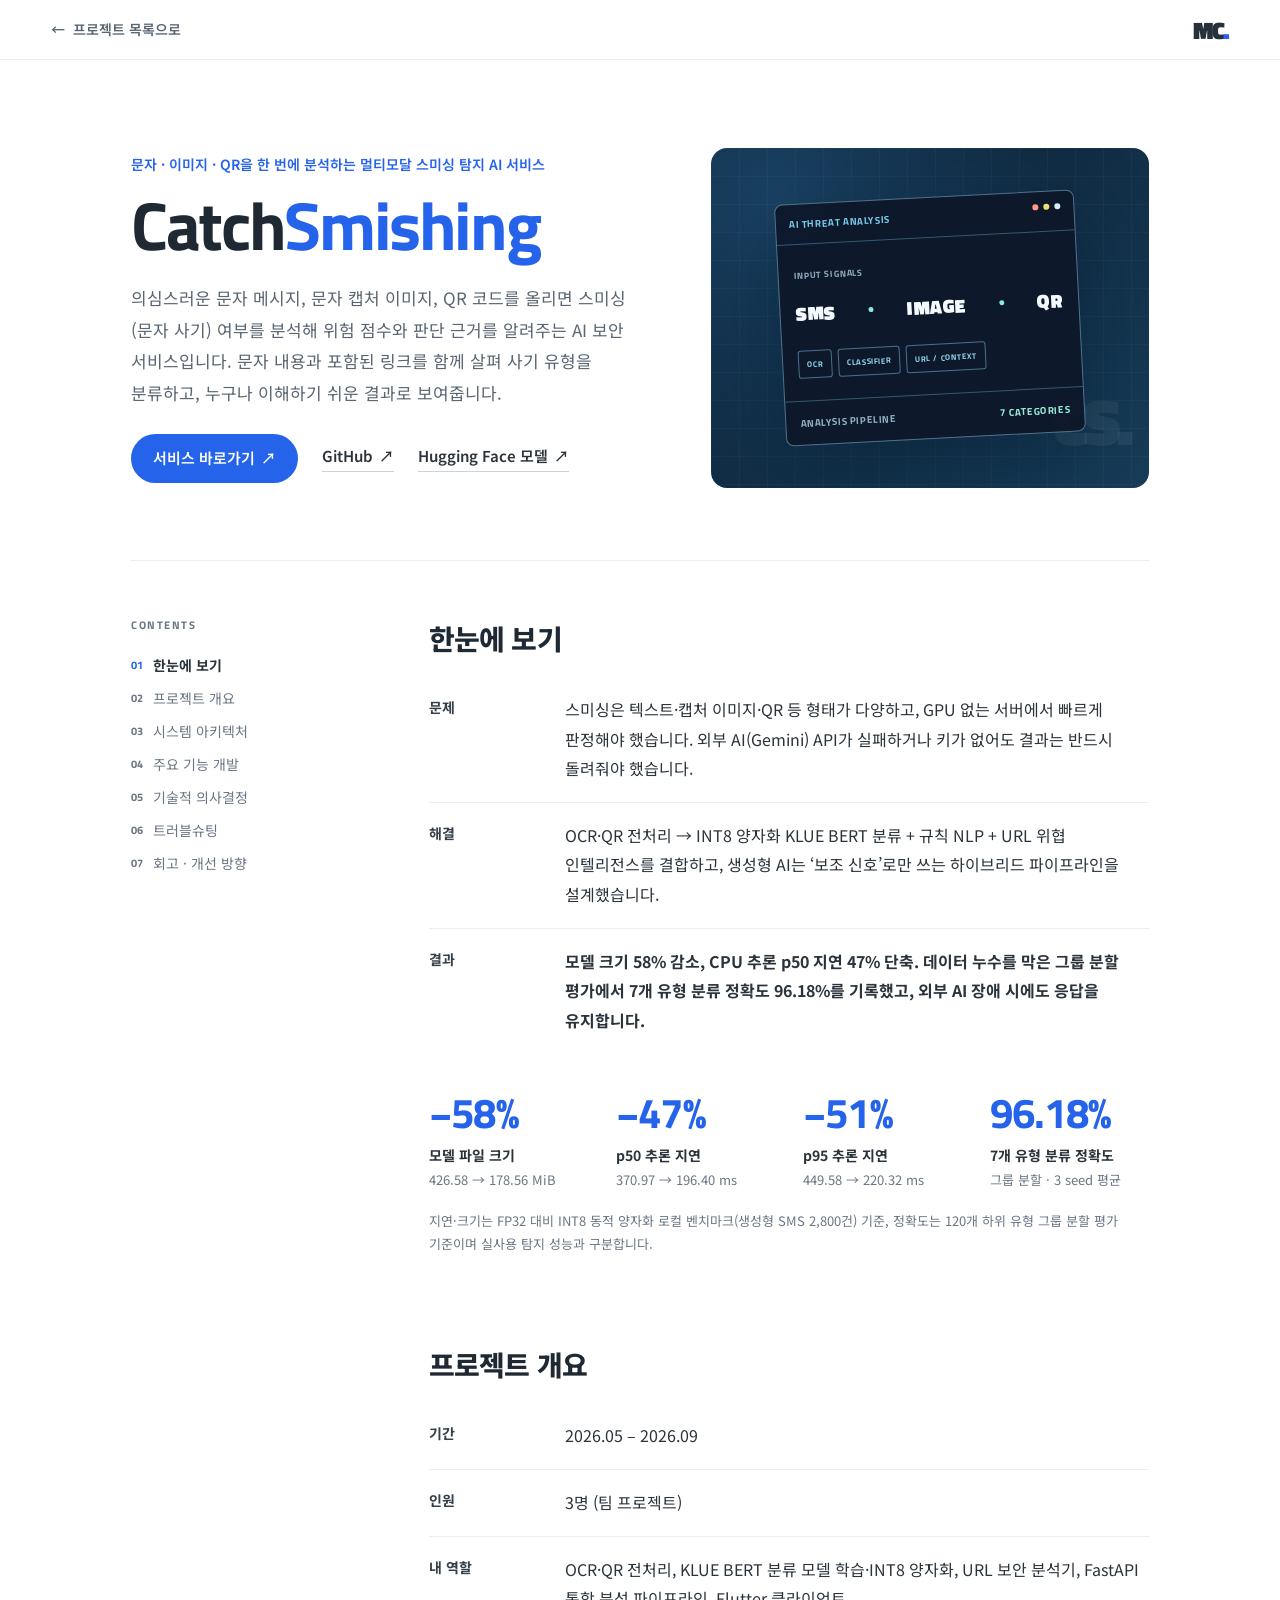
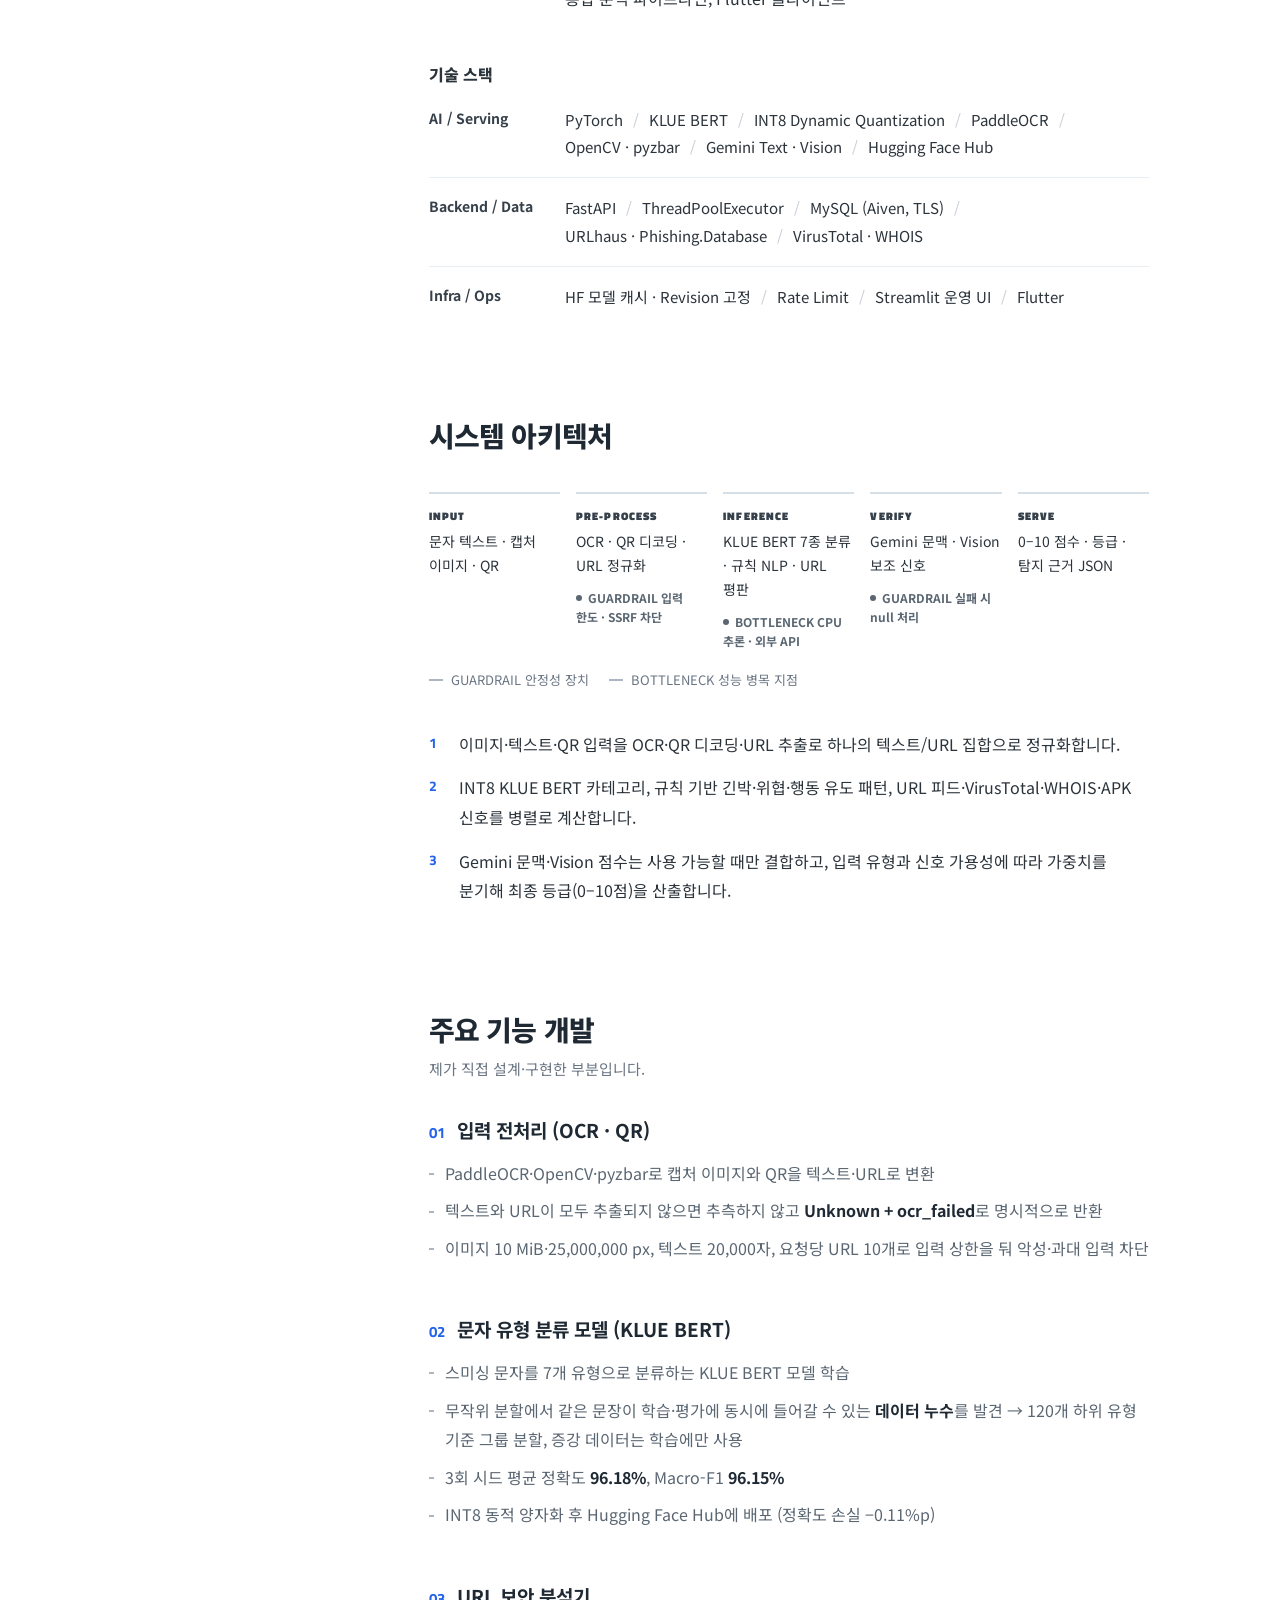
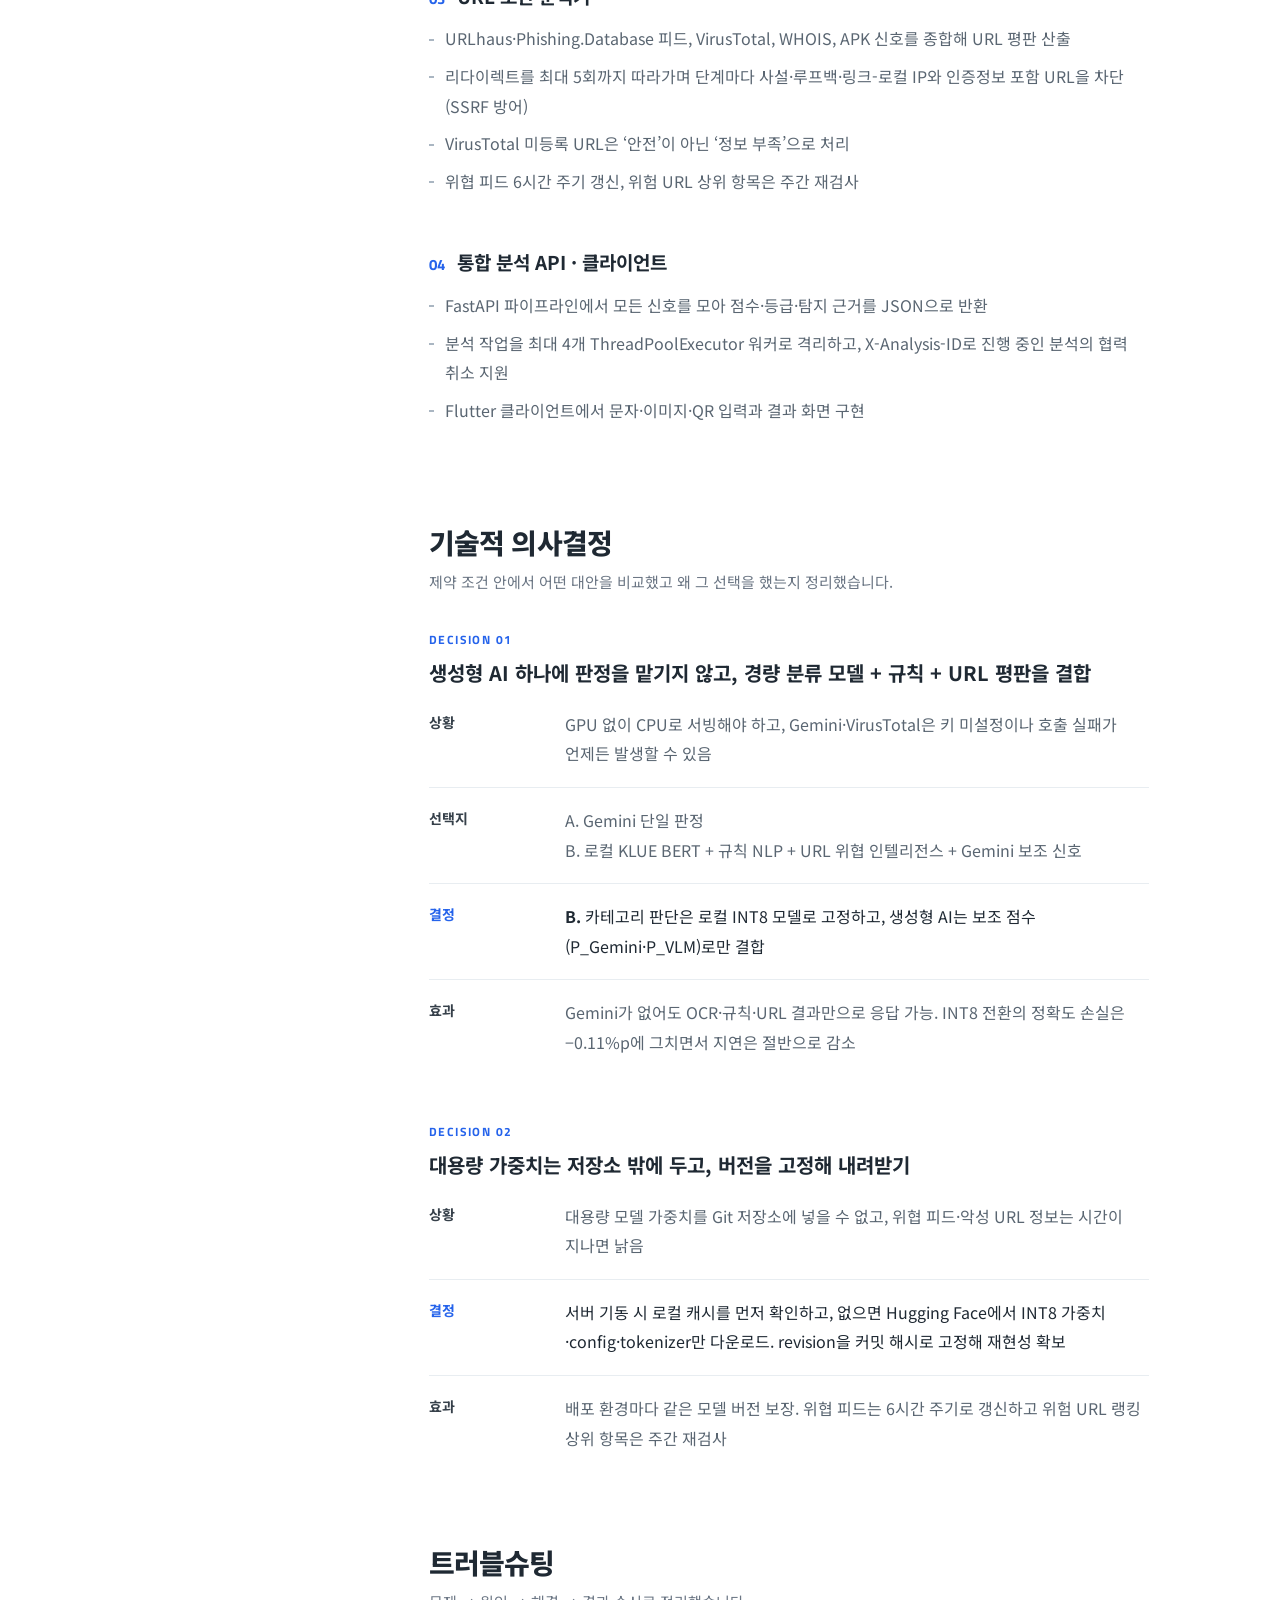
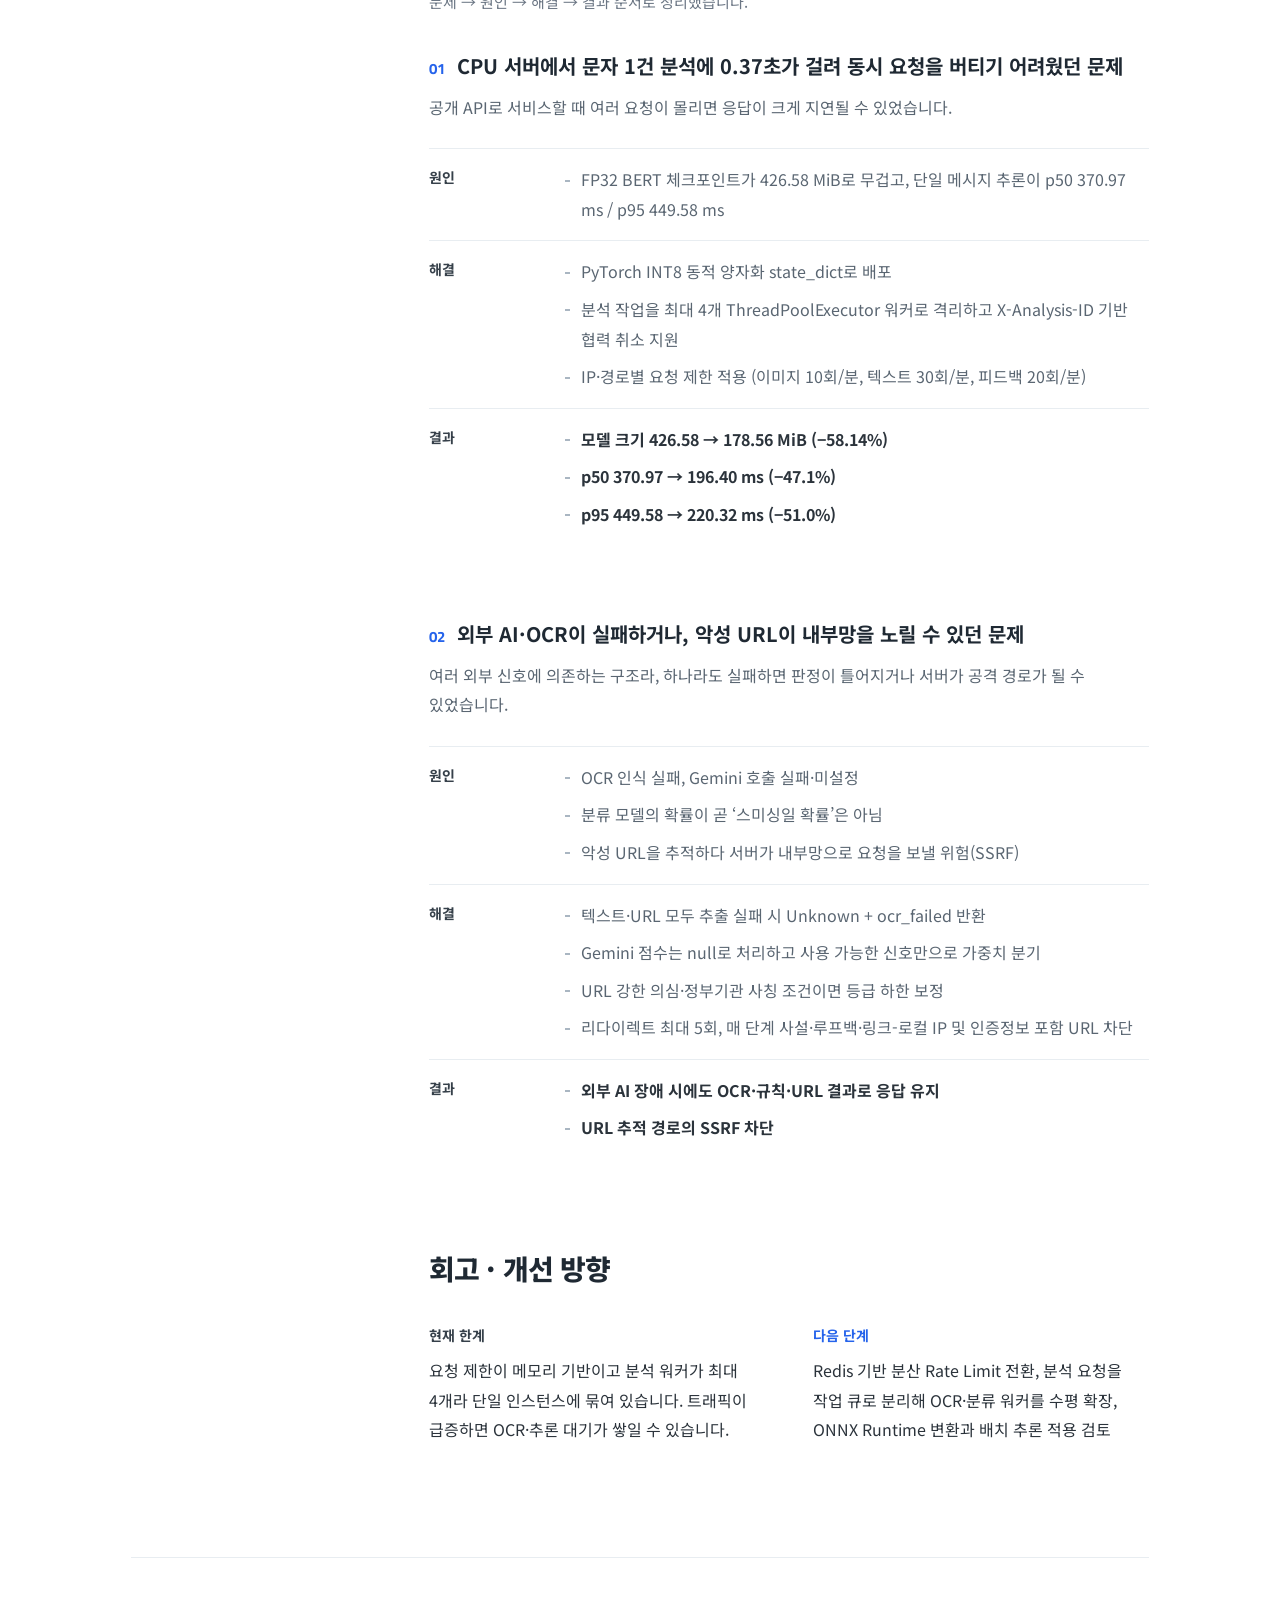
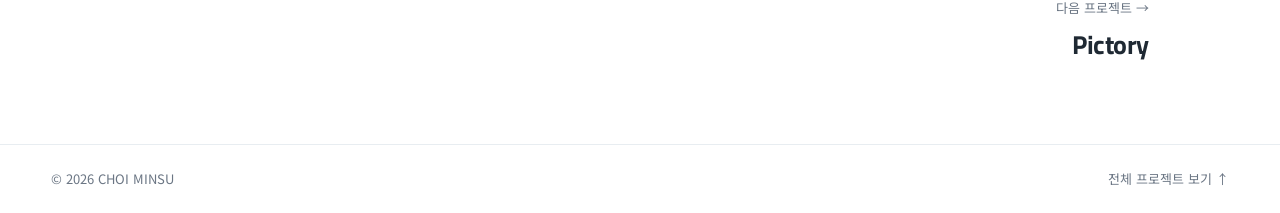
<file: docs/projects/catchsmishing/index.html>
<!doctype html>
<html lang="ko">
<head>
  <meta charset="UTF-8" />
  <meta name="viewport" content="width=device-width, initial-scale=1.0" />
  <meta name="theme-color" content="#163956" />
  <meta name="description" content="문자 · 이미지 · QR을 한 번에 분석하는 멀티모달 스미싱 탐지 AI 서비스 — 의심스러운 문자 메시지, 문자 캡처 이미지, QR 코드를 올리면 스미싱(문자 사기) 여부를 분석해 위험 점수와 판단 근거를 알려주는 AI 보안 서비스입니다. 문자…" />
  <meta property="og:type" content="article" />
  <meta property="og:title" content="CatchSmishing | CHOI MINSU Portfolio" />
  <meta property="og:description" content="문자 · 이미지 · QR을 한 번에 분석하는 멀티모달 스미싱 탐지 AI 서비스" />
  <title>CatchSmishing | CHOI MINSU Portfolio</title>
  <link rel="icon" type="image/svg+xml" href="../../favicon.svg?v=navy-20261115" />
  <link rel="preconnect" href="https://fonts.googleapis.com" />
  <link rel="preconnect" href="https://fonts.gstatic.com" crossorigin />
  <link href="https://fonts.googleapis.com/css2?family=Mulish:wght@400;500;600;700;800&family=Noto+Sans+KR:wght@400;500;600;700;800&family=Titillium+Web:wght@400;600;700;800&display=swap" rel="stylesheet" />
  <link rel="stylesheet" href="../../styles.css?v=minimal-20261125" />
  <link rel="stylesheet" href="../../project.css?v=label-20261127" />
  <script defer src="../../project.js?v=minimal-20261125"></script>
</head>
<body class="pd-page">
  <div class="reading-progress" id="reading-progress" aria-hidden="true"></div>
  <header class="pd-topbar">
    <a class="pd-back" href="../../#project-catchsmishing"><span aria-hidden="true">←</span> 프로젝트 목록으로</a>
    <a class="pd-brand" href="../../">MC<span>.</span></a>
  </header>

  <main class="pd-main">
    <section class="pd-hero">
      <div class="pd-hero-text">
        <p class="pd-tagline">문자 · 이미지 · QR을 한 번에 분석하는 멀티모달 스미싱 탐지 AI 서비스</p>
        <h1>Catch<span>Smishing</span></h1>
        <p class="pd-desc">의심스러운 문자 메시지, 문자 캡처 이미지, QR 코드를 올리면 스미싱(문자 사기) 여부를 분석해 위험 점수와 판단 근거를 알려주는 AI 보안 서비스입니다. 문자 내용과 포함된 링크를 함께 살펴 사기 유형을 분류하고, 누구나 이해하기 쉬운 결과로 보여줍니다.</p>
        
        <div class="pd-cta"><a class="pd-btn pd-btn-primary" href="https://catchsmishing.com" target="_blank" rel="noopener noreferrer">서비스 바로가기 <span aria-hidden="true">↗</span></a><a class="pd-btn" href="https://github.com/kimps005/CatchSmishing" target="_blank" rel="noopener noreferrer">GitHub <span aria-hidden="true">↗</span></a><a class="pd-btn" href="https://huggingface.co/kimps005/sms-category-model" target="_blank" rel="noopener noreferrer">Hugging Face 모델 <span aria-hidden="true">↗</span></a></div>
      </div>
      <div class="pd-hero-visual">
        <div class="project-visual visual-security" aria-hidden="true">
          <div class="security-console">
            <div class="console-top"><span class="console-lights"><i></i><i></i><i></i></span> AI THREAT ANALYSIS</div>
            <div class="console-main"><span>INPUT SIGNALS</span><div class="signal">SMS <i></i> IMAGE <i></i> QR</div></div>
            <div class="console-flow"><span>OCR</span><span>CLASSIFIER</span><span>URL / CONTEXT</span></div>
            <div class="console-result"><span>ANALYSIS PIPELINE</span><b>7 CATEGORIES</b></div>
          </div>
          <div class="visual-watermark">CS.</div>
        </div>
      </div>
    </section>

    <div class="pd-layout">
      <nav class="pd-toc" aria-label="목차">
        <p>CONTENTS</p>
        <ol><li><a href="#summary"><b>01</b>한눈에 보기</a></li><li><a href="#overview"><b>02</b>프로젝트 개요</a></li><li><a href="#architecture"><b>03</b>시스템 아키텍처</a></li><li><a href="#features"><b>04</b>주요 기능 개발</a></li><li><a href="#decisions"><b>05</b>기술적 의사결정</a></li><li><a href="#troubleshooting"><b>06</b>트러블슈팅</a></li><li><a href="#retrospective"><b>07</b>회고 · 개선 방향</a></li></ol>
      </nav>
      <div class="pd-content">
        <section class="pd-section" id="summary" aria-labelledby="summary-title">
          <h2 id="summary-title">한눈에 보기</h2>
          <dl class="pd-tldr"><div class="pd-tldr-row is-problem"><dt>문제</dt><dd>스미싱은 텍스트·캡처 이미지·QR 등 형태가 다양하고, GPU 없는 서버에서 빠르게 판정해야 했습니다. 외부 AI(Gemini) API가 실패하거나 키가 없어도 결과는 반드시 돌려줘야 했습니다.</dd></div><div class="pd-tldr-row is-solution"><dt>해결</dt><dd>OCR·QR 전처리 → INT8 양자화 KLUE BERT 분류 + 규칙 NLP + URL 위협 인텔리전스를 결합하고, 생성형 AI는 ‘보조 신호’로만 쓰는 하이브리드 파이프라인을 설계했습니다.</dd></div><div class="pd-tldr-row is-result"><dt>결과</dt><dd>모델 크기 58% 감소, CPU 추론 p50 지연 47% 단축. 데이터 누수를 막은 그룹 분할 평가에서 7개 유형 분류 정확도 96.18%를 기록했고, 외부 AI 장애 시에도 응답을 유지합니다.</dd></div></dl><div class="pd-metrics"><div class="pd-metric"><strong>−58%</strong><span>모델 파일 크기</span><small>426.58 → 178.56 MiB</small></div><div class="pd-metric"><strong>−47%</strong><span>p50 추론 지연</span><small>370.97 → 196.40 ms</small></div><div class="pd-metric"><strong>−51%</strong><span>p95 추론 지연</span><small>449.58 → 220.32 ms</small></div><div class="pd-metric"><strong>96.18%</strong><span>7개 유형 분류 정확도</span><small>그룹 분할 · 3 seed 평균</small></div></div><p class="pd-note">지연·크기는 FP32 대비 INT8 동적 양자화 로컬 벤치마크(생성형 SMS 2,800건) 기준, 정확도는 120개 하위 유형 그룹 분할 평가 기준이며 실사용 탐지 성능과 구분합니다.</p>
        </section>
        <section class="pd-section" id="overview" aria-labelledby="overview-title">
          <h2 id="overview-title">프로젝트 개요</h2>
          <dl class="pd-info">
            <div><dt>기간</dt><dd>2026.05 – 2026.09</dd></div>
            <div><dt>인원</dt><dd>3명 (팀 프로젝트)</dd></div>
            <div class="is-wide"><dt>내 역할</dt><dd>OCR·QR 전처리, KLUE BERT 분류 모델 학습·INT8 양자화, URL 보안 분석기, FastAPI 통합 분석 파이프라인, Flutter 클라이언트</dd></div>
          </dl>
          <h3 class="pd-subtitle">기술 스택</h3>
          <div class="stack-groups">
            <div class="stack-row"><span class="stack-label">AI / Serving</span><div class="tech-chips"><span>PyTorch</span><span>KLUE BERT</span><span>INT8 Dynamic Quantization</span><span>PaddleOCR</span><span>OpenCV · pyzbar</span><span>Gemini Text · Vision</span><span>Hugging Face Hub</span></div></div>
            <div class="stack-row"><span class="stack-label">Backend / Data</span><div class="tech-chips"><span>FastAPI</span><span>ThreadPoolExecutor</span><span>MySQL (Aiven, TLS)</span><span>URLhaus · Phishing.Database</span><span>VirusTotal · WHOIS</span></div></div>
            <div class="stack-row"><span class="stack-label">Infra / Ops</span><div class="tech-chips"><span>HF 모델 캐시 · Revision 고정</span><span>Rate Limit</span><span>Streamlit 운영 UI</span><span>Flutter</span></div></div>
          </div>
        </section>
        <section class="pd-section" id="architecture" aria-labelledby="architecture-title">
          <h2 id="architecture-title">시스템 아키텍처</h2>
          <div class="pd-flow"><ol class="flow" aria-label="CatchSmishing 데이터 흐름">
                <li><span>INPUT</span>문자 텍스트 · 캡처 이미지 · QR</li>
                <li class="is-guard"><span>PRE-PROCESS</span>OCR · QR 디코딩 · URL 정규화<em>GUARDRAIL 입력 한도 · SSRF 차단</em></li>
                <li class="is-bottleneck"><span>INFERENCE</span>KLUE BERT 7종 분류 · 규칙 NLP · URL 평판<em>BOTTLENECK CPU 추론 · 외부 API</em></li>
                <li class="is-guard"><span>VERIFY</span>Gemini 문맥 · Vision 보조 신호<em>GUARDRAIL 실패 시 null 처리</em></li>
                <li><span>SERVE</span>0–10 점수 · 등급 · 탐지 근거 JSON</li>
              </ol></div>
          <div class="pd-legend"><span class="is-guard">GUARDRAIL 안정성 장치</span><span class="is-bottleneck">BOTTLENECK 성능 병목 지점</span></div>
          <ul class="pd-points"><li>이미지·텍스트·QR 입력을 OCR·QR 디코딩·URL 추출로 하나의 텍스트/URL 집합으로 정규화합니다.</li><li>INT8 KLUE BERT 카테고리, 규칙 기반 긴박·위협·행동 유도 패턴, URL 피드·VirusTotal·WHOIS·APK 신호를 병렬로 계산합니다.</li><li>Gemini 문맥·Vision 점수는 사용 가능할 때만 결합하고, 입력 유형과 신호 가용성에 따라 가중치를 분기해 최종 등급(0–10점)을 산출합니다.</li></ul>
        </section>
        <section class="pd-section" id="features" aria-labelledby="features-title">
          <h2 id="features-title">주요 기능 개발</h2><p class="pd-sec-lead">제가 직접 설계·구현한 부분입니다.</p>
          <div class="pd-features"><article class="pd-feature"><h3><span class="pd-num">01</span>입력 전처리 (OCR · QR)</h3><ul><li>PaddleOCR·OpenCV·pyzbar로 캡처 이미지와 QR을 텍스트·URL로 변환</li><li>텍스트와 URL이 모두 추출되지 않으면 추측하지 않고 <b>Unknown + ocr_failed</b>로 명시적으로 반환</li><li>이미지 10 MiB·25,000,000 px, 텍스트 20,000자, 요청당 URL 10개로 입력 상한을 둬 악성·과대 입력 차단</li></ul></article><article class="pd-feature"><h3><span class="pd-num">02</span>문자 유형 분류 모델 (KLUE BERT)</h3><ul><li>스미싱 문자를 7개 유형으로 분류하는 KLUE BERT 모델 학습</li><li>무작위 분할에서 같은 문장이 학습·평가에 동시에 들어갈 수 있는 <b>데이터 누수</b>를 발견 → 120개 하위 유형 기준 그룹 분할, 증강 데이터는 학습에만 사용</li><li>3회 시드 평균 정확도 <b>96.18%</b>, Macro-F1 <b>96.15%</b></li><li>INT8 동적 양자화 후 Hugging Face Hub에 배포 (정확도 손실 −0.11%p)</li></ul></article><article class="pd-feature"><h3><span class="pd-num">03</span>URL 보안 분석기</h3><ul><li>URLhaus·Phishing.Database 피드, VirusTotal, WHOIS, APK 신호를 종합해 URL 평판 산출</li><li>리다이렉트를 최대 5회까지 따라가며 단계마다 사설·루프백·링크-로컬 IP와 인증정보 포함 URL을 차단 (SSRF 방어)</li><li>VirusTotal 미등록 URL은 ‘안전’이 아닌 ‘정보 부족’으로 처리</li><li>위협 피드 6시간 주기 갱신, 위험 URL 상위 항목은 주간 재검사</li></ul></article><article class="pd-feature"><h3><span class="pd-num">04</span>통합 분석 API · 클라이언트</h3><ul><li>FastAPI 파이프라인에서 모든 신호를 모아 점수·등급·탐지 근거를 JSON으로 반환</li><li>분석 작업을 최대 4개 ThreadPoolExecutor 워커로 격리하고, X-Analysis-ID로 진행 중인 분석의 협력 취소 지원</li><li>Flutter 클라이언트에서 문자·이미지·QR 입력과 결과 화면 구현</li></ul></article></div>
        </section>
        <section class="pd-section" id="decisions" aria-labelledby="decisions-title">
          <h2 id="decisions-title">기술적 의사결정</h2><p class="pd-sec-lead">제약 조건 안에서 어떤 대안을 비교했고 왜 그 선택을 했는지 정리했습니다.</p>
          <article class="pd-decision"><p class="pd-kicker">DECISION 01</p><h3>생성형 AI 하나에 판정을 맡기지 않고, 경량 분류 모델 + 규칙 + URL 평판을 결합</h3><dl class="pd-kv"><div class="pd-kv-row is-x"><dt>상황</dt><dd>GPU 없이 CPU로 서빙해야 하고, Gemini·VirusTotal은 키 미설정이나 호출 실패가 언제든 발생할 수 있음</dd></div><div class="pd-kv-row is-x"><dt>선택지</dt><dd>A. Gemini 단일 판정<br>B. 로컬 KLUE BERT + 규칙 NLP + URL 위협 인텔리전스 + Gemini 보조 신호</dd></div><div class="pd-kv-row is-choice"><dt>결정</dt><dd><b>B.</b> 카테고리 판단은 로컬 INT8 모델로 고정하고, 생성형 AI는 보조 점수(P_Gemini·P_VLM)로만 결합</dd></div><div class="pd-kv-row is-x"><dt>효과</dt><dd>Gemini가 없어도 OCR·규칙·URL 결과만으로 응답 가능. INT8 전환의 정확도 손실은 −0.11%p에 그치면서 지연은 절반으로 감소</dd></div></dl></article><article class="pd-decision"><p class="pd-kicker">DECISION 02</p><h3>대용량 가중치는 저장소 밖에 두고, 버전을 고정해 내려받기</h3><dl class="pd-kv"><div class="pd-kv-row is-x"><dt>상황</dt><dd>대용량 모델 가중치를 Git 저장소에 넣을 수 없고, 위협 피드·악성 URL 정보는 시간이 지나면 낡음</dd></div><div class="pd-kv-row is-choice"><dt>결정</dt><dd>서버 기동 시 로컬 캐시를 먼저 확인하고, 없으면 Hugging Face에서 INT8 가중치·config·tokenizer만 다운로드. revision을 커밋 해시로 고정해 재현성 확보</dd></div><div class="pd-kv-row is-x"><dt>효과</dt><dd>배포 환경마다 같은 모델 버전 보장. 위협 피드는 6시간 주기로 갱신하고 위험 URL 랭킹 상위 항목은 주간 재검사</dd></div></dl></article>
        </section>
        <section class="pd-section" id="troubleshooting" aria-labelledby="troubleshooting-title">
          <h2 id="troubleshooting-title">트러블슈팅</h2><p class="pd-sec-lead">문제 → 원인 → 해결 → 결과 순서로 정리했습니다.</p>
          <article class="pd-issue">
          <h3><span class="pd-num">01</span>CPU 서버에서 문자 1건 분석에 0.37초가 걸려 동시 요청을 버티기 어려웠던 문제</h3>
          <p class="pd-issue-lead">공개 API로 서비스할 때 여러 요청이 몰리면 응답이 크게 지연될 수 있었습니다.</p>
          <div class="pd-steps">
            <div class="pd-step is-cause"><h4>원인</h4><ul><li>FP32 BERT 체크포인트가 426.58 MiB로 무겁고, 단일 메시지 추론이 p50 370.97 ms / p95 449.58 ms</li></ul></div>
            <div class="pd-step is-fix"><h4>해결</h4><ul><li>PyTorch INT8 동적 양자화 state_dict로 배포</li><li>분석 작업을 최대 4개 ThreadPoolExecutor 워커로 격리하고 X-Analysis-ID 기반 협력 취소 지원</li><li>IP·경로별 요청 제한 적용 (이미지 10회/분, 텍스트 30회/분, 피드백 20회/분)</li></ul></div>
            <div class="pd-step is-result"><h4>결과</h4><ul><li>모델 크기 426.58 → 178.56 MiB (−58.14%)</li><li>p50 370.97 → 196.40 ms (−47.1%)</li><li>p95 449.58 → 220.32 ms (−51.0%)</li></ul></div>
          </div>
        </article><article class="pd-issue">
          <h3><span class="pd-num">02</span>외부 AI·OCR이 실패하거나, 악성 URL이 내부망을 노릴 수 있던 문제</h3>
          <p class="pd-issue-lead">여러 외부 신호에 의존하는 구조라, 하나라도 실패하면 판정이 틀어지거나 서버가 공격 경로가 될 수 있었습니다.</p>
          <div class="pd-steps">
            <div class="pd-step is-cause"><h4>원인</h4><ul><li>OCR 인식 실패, Gemini 호출 실패·미설정</li><li>분류 모델의 확률이 곧 ‘스미싱일 확률’은 아님</li><li>악성 URL을 추적하다 서버가 내부망으로 요청을 보낼 위험(SSRF)</li></ul></div>
            <div class="pd-step is-fix"><h4>해결</h4><ul><li>텍스트·URL 모두 추출 실패 시 Unknown + ocr_failed 반환</li><li>Gemini 점수는 null로 처리하고 사용 가능한 신호만으로 가중치 분기</li><li>URL 강한 의심·정부기관 사칭 조건이면 등급 하한 보정</li><li>리다이렉트 최대 5회, 매 단계 사설·루프백·링크-로컬 IP 및 인증정보 포함 URL 차단</li></ul></div>
            <div class="pd-step is-result"><h4>결과</h4><ul><li>외부 AI 장애 시에도 OCR·규칙·URL 결과로 응답 유지</li><li>URL 추적 경로의 SSRF 차단</li></ul></div>
          </div>
        </article>
        </section>
        <section class="pd-section" id="retrospective" aria-labelledby="retrospective-title">
          <h2 id="retrospective-title">회고 · 개선 방향</h2>
          <div class="pd-retro">
            <div><h3>현재 한계</h3><p>요청 제한이 메모리 기반이고 분석 워커가 최대 4개라 단일 인스턴스에 묶여 있습니다. 트래픽이 급증하면 OCR·추론 대기가 쌓일 수 있습니다.</p></div>
            <div><h3>다음 단계</h3><p>Redis 기반 분산 Rate Limit 전환, 분석 요청을 작업 큐로 분리해 OCR·분류 워커를 수평 확장, ONNX Runtime 변환과 배치 추론 적용 검토</p></div>
          </div>
        </section>
      </div>
    </div>

    <nav class="pd-pager" aria-label="다른 프로젝트"><span></span><a class="pd-pager-link is-next" href="../pictory/"><small>다음 프로젝트 →</small><b>Pictory</b></a></nav>
  </main>

  <footer class="pd-footer"><span>© 2026 CHOI MINSU</span><a href="../../#projects">전체 프로젝트 보기 ↑</a></footer>
</body>
</html>
</file>
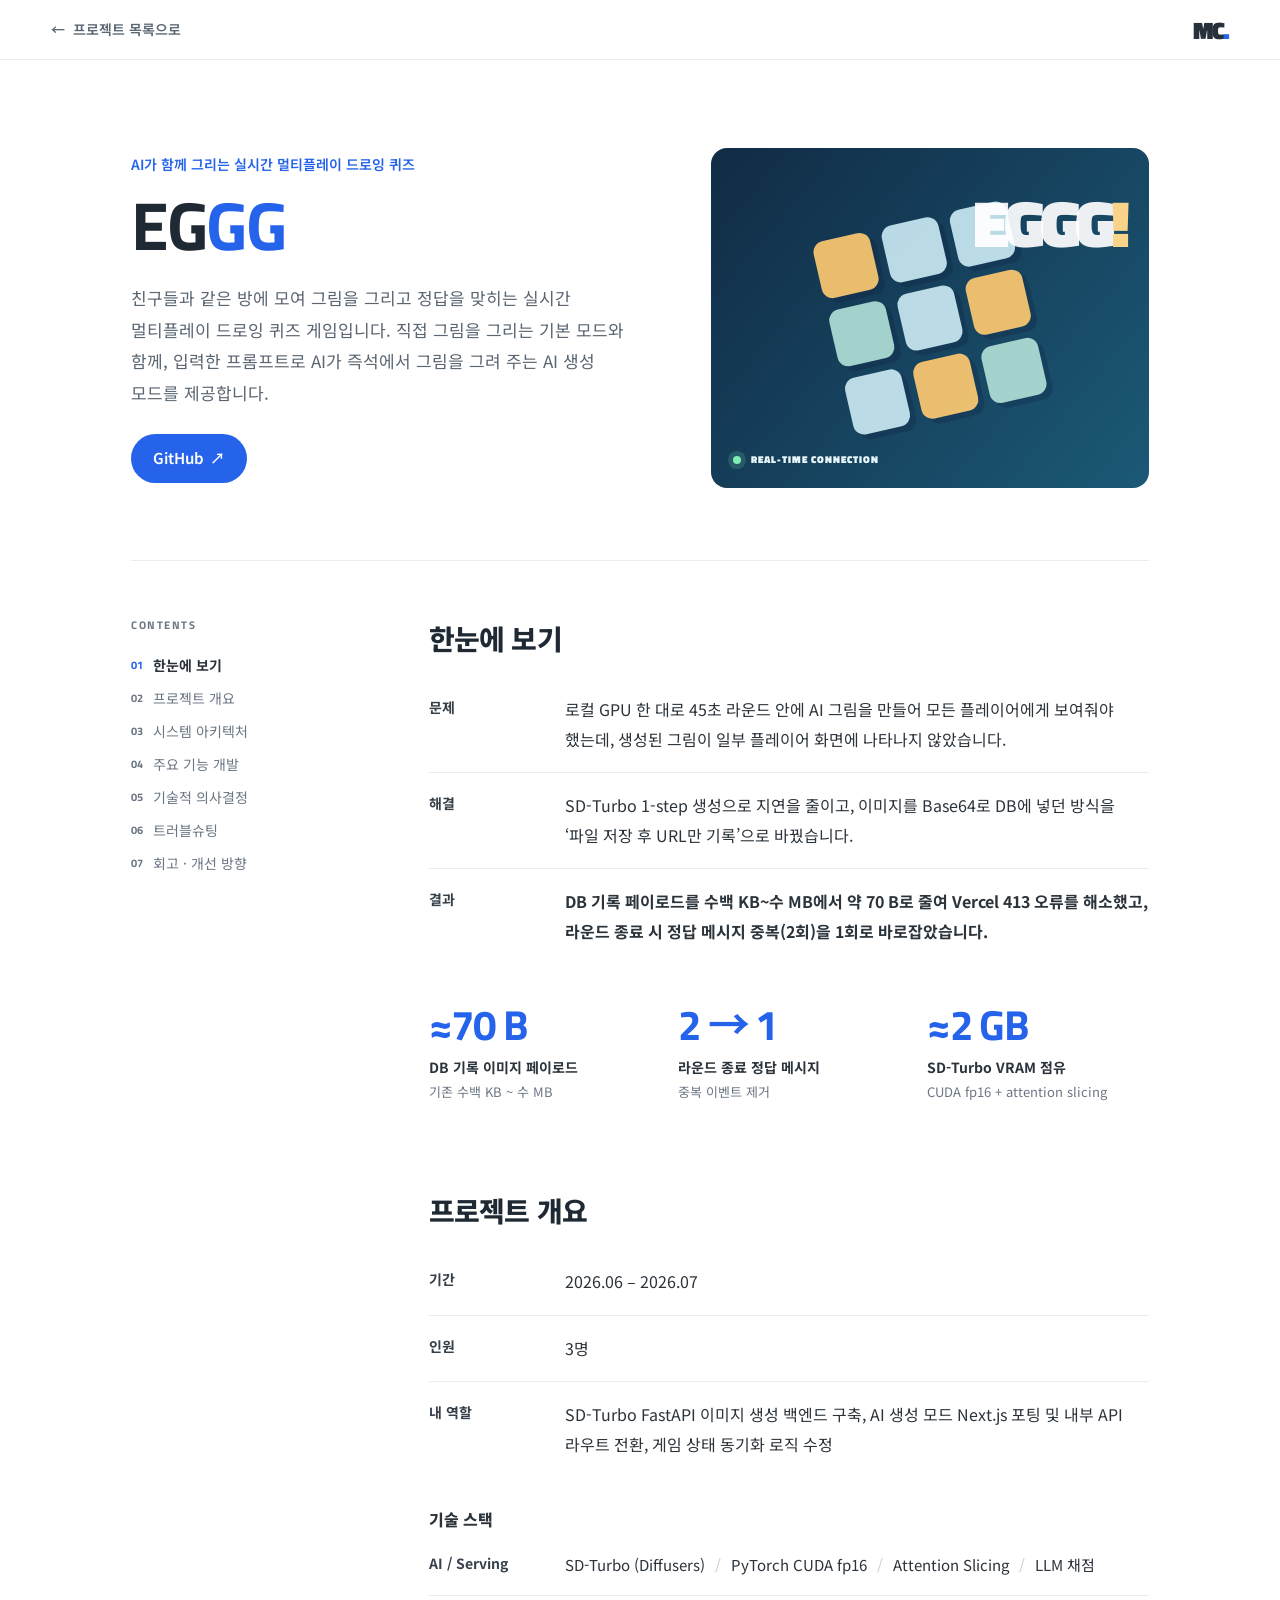
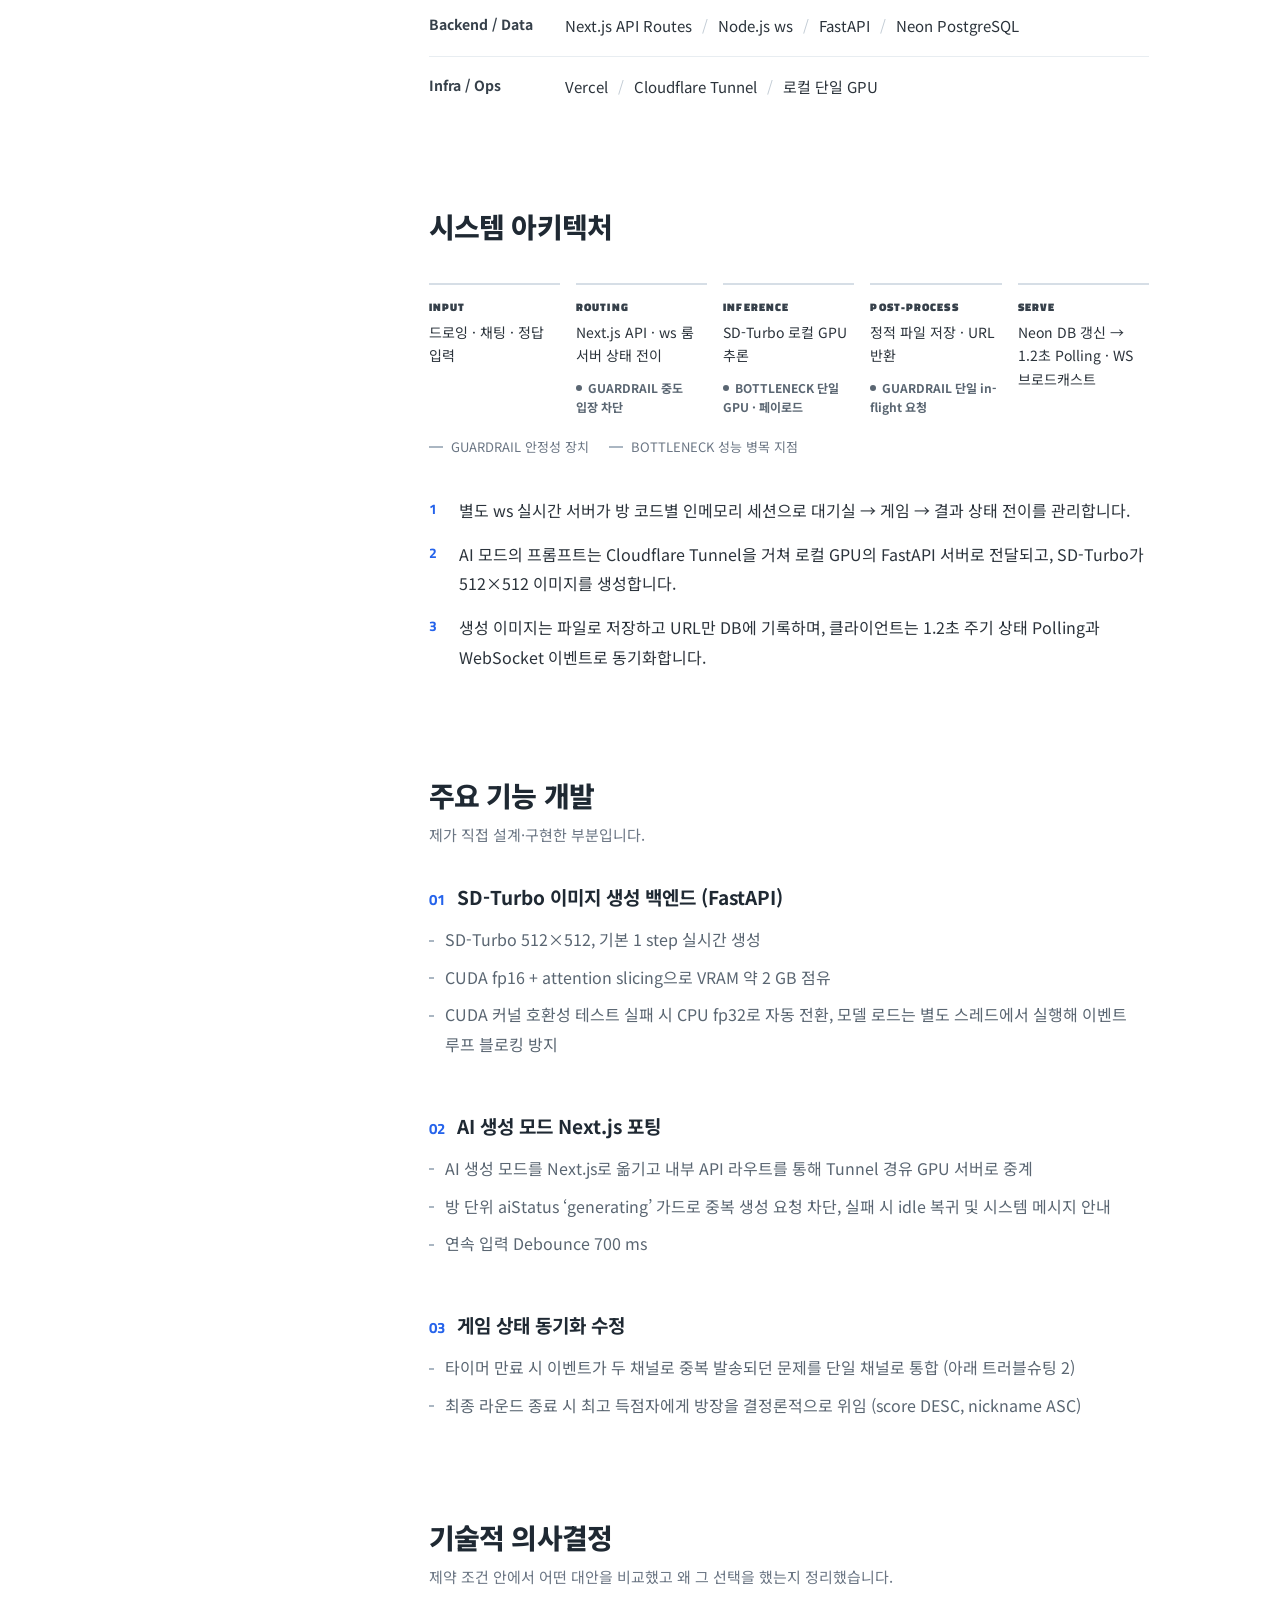
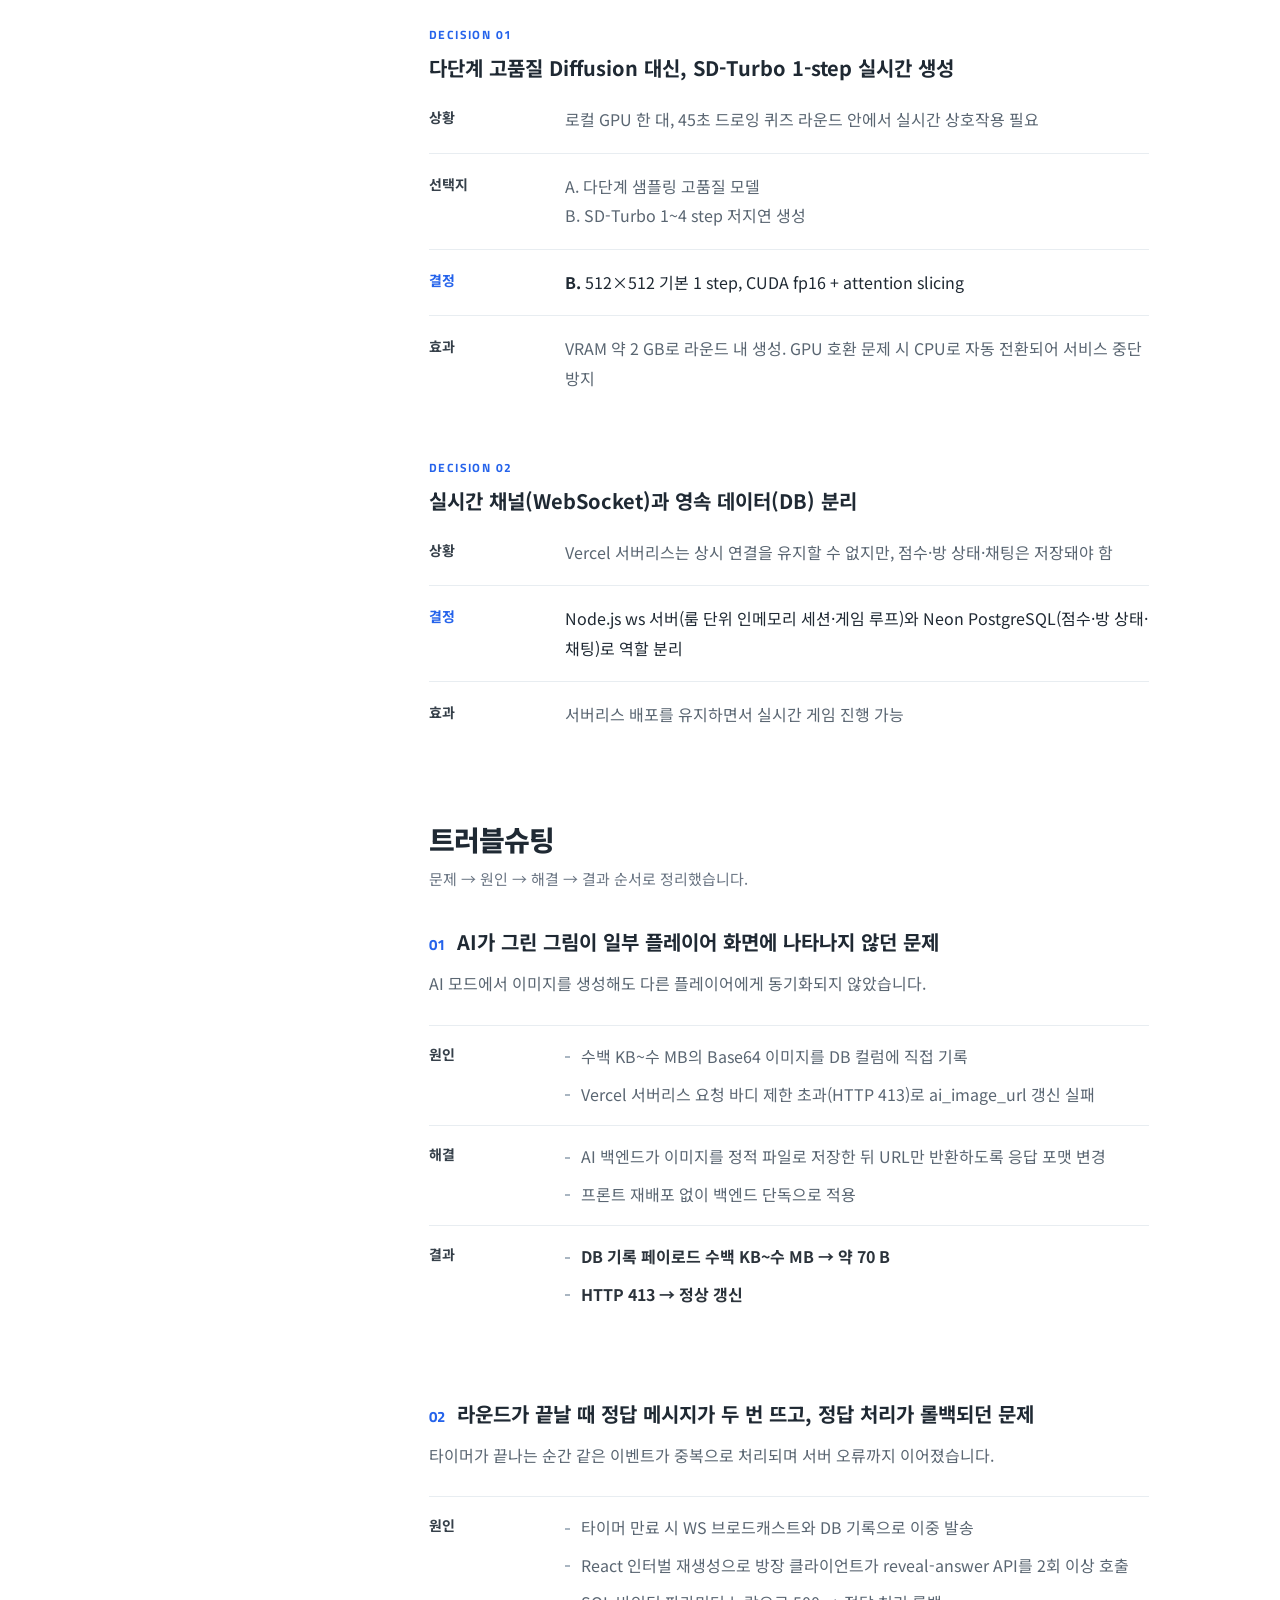
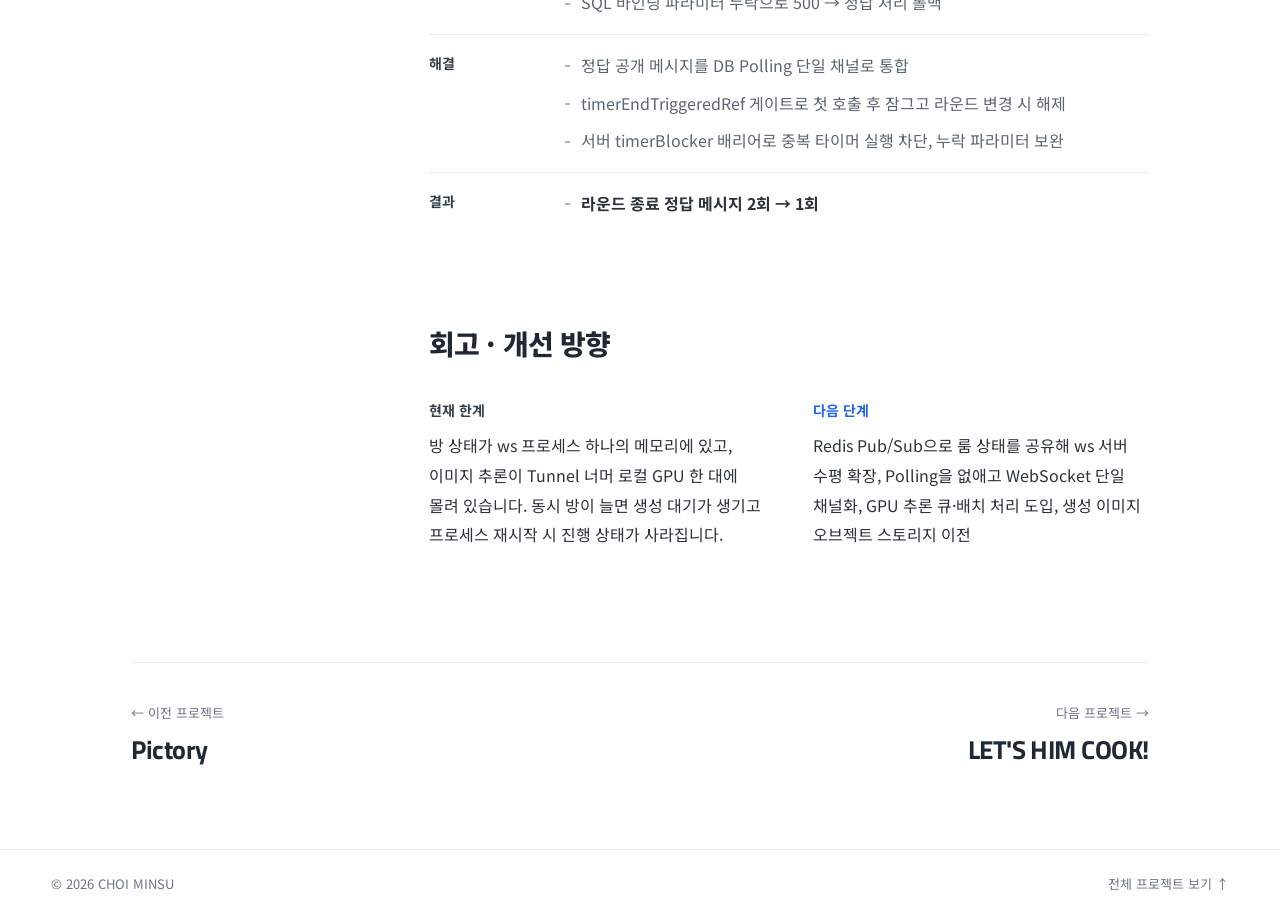
<file: docs/projects/eggg/index.html>
<!doctype html>
<html lang="ko">
<head>
  <meta charset="UTF-8" />
  <meta name="viewport" content="width=device-width, initial-scale=1.0" />
  <meta name="theme-color" content="#163956" />
  <meta name="description" content="AI가 함께 그리는 실시간 멀티플레이 드로잉 퀴즈 — 친구들과 같은 방에 모여 그림을 그리고 정답을 맞히는 실시간 멀티플레이 드로잉 퀴즈 게임입니다. 직접 그림을 그리는 기본 모드와 함께, 입력한 프롬프트로 AI가 …" />
  <meta property="og:type" content="article" />
  <meta property="og:title" content="EGGG | CHOI MINSU Portfolio" />
  <meta property="og:description" content="AI가 함께 그리는 실시간 멀티플레이 드로잉 퀴즈" />
  <title>EGGG | CHOI MINSU Portfolio</title>
  <link rel="icon" type="image/svg+xml" href="../../favicon.svg?v=navy-20261115" />
  <link rel="preconnect" href="https://fonts.googleapis.com" />
  <link rel="preconnect" href="https://fonts.gstatic.com" crossorigin />
  <link href="https://fonts.googleapis.com/css2?family=Mulish:wght@400;500;600;700;800&family=Noto+Sans+KR:wght@400;500;600;700;800&family=Titillium+Web:wght@400;600;700;800&display=swap" rel="stylesheet" />
  <link rel="stylesheet" href="../../styles.css?v=minimal-20261125" />
  <link rel="stylesheet" href="../../project.css?v=label-20261127" />
  <script defer src="../../project.js?v=minimal-20261125"></script>
</head>
<body class="pd-page">
  <div class="reading-progress" id="reading-progress" aria-hidden="true"></div>
  <header class="pd-topbar">
    <a class="pd-back" href="../../#project-eggg"><span aria-hidden="true">←</span> 프로젝트 목록으로</a>
    <a class="pd-brand" href="../../">MC<span>.</span></a>
  </header>

  <main class="pd-main">
    <section class="pd-hero">
      <div class="pd-hero-text">
        <p class="pd-tagline">AI가 함께 그리는 실시간 멀티플레이 드로잉 퀴즈</p>
        <h1>EG<span>GG</span></h1>
        <p class="pd-desc">친구들과 같은 방에 모여 그림을 그리고 정답을 맞히는 실시간 멀티플레이 드로잉 퀴즈 게임입니다. 직접 그림을 그리는 기본 모드와 함께, 입력한 프롬프트로 AI가 즉석에서 그림을 그려 주는 AI 생성 모드를 제공합니다.</p>
        
        <div class="pd-cta"><a class="pd-btn pd-btn-primary" href="https://github.com/dainyeyo/miniproject" target="_blank" rel="noopener noreferrer">GitHub <span aria-hidden="true">↗</span></a></div>
      </div>
      <div class="pd-hero-visual">
        <div class="project-visual visual-eggg" aria-hidden="true">
          <div class="live-grid"><div></div><div></div><div></div><div></div><div></div><div></div><div></div><div></div><div></div></div>
          <div class="live-caption"><span class="pulse-dot"></span> REAL-TIME CONNECTION</div>
          <div class="live-title">EGGG<span>!</span></div>
        </div>
      </div>
    </section>

    <div class="pd-layout">
      <nav class="pd-toc" aria-label="목차">
        <p>CONTENTS</p>
        <ol><li><a href="#summary"><b>01</b>한눈에 보기</a></li><li><a href="#overview"><b>02</b>프로젝트 개요</a></li><li><a href="#architecture"><b>03</b>시스템 아키텍처</a></li><li><a href="#features"><b>04</b>주요 기능 개발</a></li><li><a href="#decisions"><b>05</b>기술적 의사결정</a></li><li><a href="#troubleshooting"><b>06</b>트러블슈팅</a></li><li><a href="#retrospective"><b>07</b>회고 · 개선 방향</a></li></ol>
      </nav>
      <div class="pd-content">
        <section class="pd-section" id="summary" aria-labelledby="summary-title">
          <h2 id="summary-title">한눈에 보기</h2>
          <dl class="pd-tldr"><div class="pd-tldr-row is-problem"><dt>문제</dt><dd>로컬 GPU 한 대로 45초 라운드 안에 AI 그림을 만들어 모든 플레이어에게 보여줘야 했는데, 생성된 그림이 일부 플레이어 화면에 나타나지 않았습니다.</dd></div><div class="pd-tldr-row is-solution"><dt>해결</dt><dd>SD-Turbo 1-step 생성으로 지연을 줄이고, 이미지를 Base64로 DB에 넣던 방식을 ‘파일 저장 후 URL만 기록’으로 바꿨습니다.</dd></div><div class="pd-tldr-row is-result"><dt>결과</dt><dd>DB 기록 페이로드를 수백 KB~수 MB에서 약 70 B로 줄여 Vercel 413 오류를 해소했고, 라운드 종료 시 정답 메시지 중복(2회)을 1회로 바로잡았습니다.</dd></div></dl><div class="pd-metrics"><div class="pd-metric"><strong>≈70 B</strong><span>DB 기록 이미지 페이로드</span><small>기존 수백 KB ~ 수 MB</small></div><div class="pd-metric"><strong>2 → 1</strong><span>라운드 종료 정답 메시지</span><small>중복 이벤트 제거</small></div><div class="pd-metric"><strong>≈2 GB</strong><span>SD-Turbo VRAM 점유</span><small>CUDA fp16 + attention slicing</small></div></div>
        </section>
        <section class="pd-section" id="overview" aria-labelledby="overview-title">
          <h2 id="overview-title">프로젝트 개요</h2>
          <dl class="pd-info">
            <div><dt>기간</dt><dd>2026.06 – 2026.07</dd></div>
            <div><dt>인원</dt><dd>3명</dd></div>
            <div class="is-wide"><dt>내 역할</dt><dd>SD-Turbo FastAPI 이미지 생성 백엔드 구축, AI 생성 모드 Next.js 포팅 및 내부 API 라우트 전환, 게임 상태 동기화 로직 수정</dd></div>
          </dl>
          <h3 class="pd-subtitle">기술 스택</h3>
          <div class="stack-groups">
            <div class="stack-row"><span class="stack-label">AI / Serving</span><div class="tech-chips"><span>SD-Turbo (Diffusers)</span><span>PyTorch CUDA fp16</span><span>Attention Slicing</span><span>LLM 채점</span></div></div>
            <div class="stack-row"><span class="stack-label">Backend / Data</span><div class="tech-chips"><span>Next.js API Routes</span><span>Node.js ws</span><span>FastAPI</span><span>Neon PostgreSQL</span></div></div>
            <div class="stack-row"><span class="stack-label">Infra / Ops</span><div class="tech-chips"><span>Vercel</span><span>Cloudflare Tunnel</span><span>로컬 단일 GPU</span></div></div>
          </div>
        </section>
        <section class="pd-section" id="architecture" aria-labelledby="architecture-title">
          <h2 id="architecture-title">시스템 아키텍처</h2>
          <div class="pd-flow"><ol class="flow" aria-label="EGGG 데이터 흐름">
                <li><span>INPUT</span>드로잉 · 채팅 · 정답 입력</li>
                <li class="is-guard"><span>ROUTING</span>Next.js API · ws 룸 서버 상태 전이<em>GUARDRAIL 중도 입장 차단</em></li>
                <li class="is-bottleneck"><span>INFERENCE</span>SD-Turbo 로컬 GPU 추론<em>BOTTLENECK 단일 GPU · 페이로드</em></li>
                <li class="is-guard"><span>POST-PROCESS</span>정적 파일 저장 · URL 반환<em>GUARDRAIL 단일 in-flight 요청</em></li>
                <li><span>SERVE</span>Neon DB 갱신 → 1.2초 Polling · WS 브로드캐스트</li>
              </ol></div>
          <div class="pd-legend"><span class="is-guard">GUARDRAIL 안정성 장치</span><span class="is-bottleneck">BOTTLENECK 성능 병목 지점</span></div>
          <ul class="pd-points"><li>별도 ws 실시간 서버가 방 코드별 인메모리 세션으로 대기실 → 게임 → 결과 상태 전이를 관리합니다.</li><li>AI 모드의 프롬프트는 Cloudflare Tunnel을 거쳐 로컬 GPU의 FastAPI 서버로 전달되고, SD-Turbo가 512×512 이미지를 생성합니다.</li><li>생성 이미지는 파일로 저장하고 URL만 DB에 기록하며, 클라이언트는 1.2초 주기 상태 Polling과 WebSocket 이벤트로 동기화합니다.</li></ul>
        </section>
        <section class="pd-section" id="features" aria-labelledby="features-title">
          <h2 id="features-title">주요 기능 개발</h2><p class="pd-sec-lead">제가 직접 설계·구현한 부분입니다.</p>
          <div class="pd-features"><article class="pd-feature"><h3><span class="pd-num">01</span>SD-Turbo 이미지 생성 백엔드 (FastAPI)</h3><ul><li>SD-Turbo 512×512, 기본 1 step 실시간 생성</li><li>CUDA fp16 + attention slicing으로 VRAM 약 2 GB 점유</li><li>CUDA 커널 호환성 테스트 실패 시 CPU fp32로 자동 전환, 모델 로드는 별도 스레드에서 실행해 이벤트 루프 블로킹 방지</li></ul></article><article class="pd-feature"><h3><span class="pd-num">02</span>AI 생성 모드 Next.js 포팅</h3><ul><li>AI 생성 모드를 Next.js로 옮기고 내부 API 라우트를 통해 Tunnel 경유 GPU 서버로 중계</li><li>방 단위 aiStatus ‘generating’ 가드로 중복 생성 요청 차단, 실패 시 idle 복귀 및 시스템 메시지 안내</li><li>연속 입력 Debounce 700 ms</li></ul></article><article class="pd-feature"><h3><span class="pd-num">03</span>게임 상태 동기화 수정</h3><ul><li>타이머 만료 시 이벤트가 두 채널로 중복 발송되던 문제를 단일 채널로 통합 (아래 트러블슈팅 2)</li><li>최종 라운드 종료 시 최고 득점자에게 방장을 결정론적으로 위임 (score DESC, nickname ASC)</li></ul></article></div>
        </section>
        <section class="pd-section" id="decisions" aria-labelledby="decisions-title">
          <h2 id="decisions-title">기술적 의사결정</h2><p class="pd-sec-lead">제약 조건 안에서 어떤 대안을 비교했고 왜 그 선택을 했는지 정리했습니다.</p>
          <article class="pd-decision"><p class="pd-kicker">DECISION 01</p><h3>다단계 고품질 Diffusion 대신, SD-Turbo 1-step 실시간 생성</h3><dl class="pd-kv"><div class="pd-kv-row is-x"><dt>상황</dt><dd>로컬 GPU 한 대, 45초 드로잉 퀴즈 라운드 안에서 실시간 상호작용 필요</dd></div><div class="pd-kv-row is-x"><dt>선택지</dt><dd>A. 다단계 샘플링 고품질 모델<br>B. SD-Turbo 1~4 step 저지연 생성</dd></div><div class="pd-kv-row is-choice"><dt>결정</dt><dd><b>B.</b> 512×512 기본 1 step, CUDA fp16 + attention slicing</dd></div><div class="pd-kv-row is-x"><dt>효과</dt><dd>VRAM 약 2 GB로 라운드 내 생성. GPU 호환 문제 시 CPU로 자동 전환되어 서비스 중단 방지</dd></div></dl></article><article class="pd-decision"><p class="pd-kicker">DECISION 02</p><h3>실시간 채널(WebSocket)과 영속 데이터(DB) 분리</h3><dl class="pd-kv"><div class="pd-kv-row is-x"><dt>상황</dt><dd>Vercel 서버리스는 상시 연결을 유지할 수 없지만, 점수·방 상태·채팅은 저장돼야 함</dd></div><div class="pd-kv-row is-choice"><dt>결정</dt><dd>Node.js ws 서버(룸 단위 인메모리 세션·게임 루프)와 Neon PostgreSQL(점수·방 상태·채팅)로 역할 분리</dd></div><div class="pd-kv-row is-x"><dt>효과</dt><dd>서버리스 배포를 유지하면서 실시간 게임 진행 가능</dd></div></dl></article>
        </section>
        <section class="pd-section" id="troubleshooting" aria-labelledby="troubleshooting-title">
          <h2 id="troubleshooting-title">트러블슈팅</h2><p class="pd-sec-lead">문제 → 원인 → 해결 → 결과 순서로 정리했습니다.</p>
          <article class="pd-issue">
          <h3><span class="pd-num">01</span>AI가 그린 그림이 일부 플레이어 화면에 나타나지 않던 문제</h3>
          <p class="pd-issue-lead">AI 모드에서 이미지를 생성해도 다른 플레이어에게 동기화되지 않았습니다.</p>
          <div class="pd-steps">
            <div class="pd-step is-cause"><h4>원인</h4><ul><li>수백 KB~수 MB의 Base64 이미지를 DB 컬럼에 직접 기록</li><li>Vercel 서버리스 요청 바디 제한 초과(HTTP 413)로 ai_image_url 갱신 실패</li></ul></div>
            <div class="pd-step is-fix"><h4>해결</h4><ul><li>AI 백엔드가 이미지를 정적 파일로 저장한 뒤 URL만 반환하도록 응답 포맷 변경</li><li>프론트 재배포 없이 백엔드 단독으로 적용</li></ul></div>
            <div class="pd-step is-result"><h4>결과</h4><ul><li>DB 기록 페이로드 수백 KB~수 MB → 약 70 B</li><li>HTTP 413 → 정상 갱신</li></ul></div>
          </div>
        </article><article class="pd-issue">
          <h3><span class="pd-num">02</span>라운드가 끝날 때 정답 메시지가 두 번 뜨고, 정답 처리가 롤백되던 문제</h3>
          <p class="pd-issue-lead">타이머가 끝나는 순간 같은 이벤트가 중복으로 처리되며 서버 오류까지 이어졌습니다.</p>
          <div class="pd-steps">
            <div class="pd-step is-cause"><h4>원인</h4><ul><li>타이머 만료 시 WS 브로드캐스트와 DB 기록으로 이중 발송</li><li>React 인터벌 재생성으로 방장 클라이언트가 reveal-answer API를 2회 이상 호출</li><li>SQL 바인딩 파라미터 누락으로 500 → 정답 처리 롤백</li></ul></div>
            <div class="pd-step is-fix"><h4>해결</h4><ul><li>정답 공개 메시지를 DB Polling 단일 채널로 통합</li><li>timerEndTriggeredRef 게이트로 첫 호출 후 잠그고 라운드 변경 시 해제</li><li>서버 timerBlocker 배리어로 중복 타이머 실행 차단, 누락 파라미터 보완</li></ul></div>
            <div class="pd-step is-result"><h4>결과</h4><ul><li>라운드 종료 정답 메시지 2회 → 1회</li></ul></div>
          </div>
        </article>
        </section>
        <section class="pd-section" id="retrospective" aria-labelledby="retrospective-title">
          <h2 id="retrospective-title">회고 · 개선 방향</h2>
          <div class="pd-retro">
            <div><h3>현재 한계</h3><p>방 상태가 ws 프로세스 하나의 메모리에 있고, 이미지 추론이 Tunnel 너머 로컬 GPU 한 대에 몰려 있습니다. 동시 방이 늘면 생성 대기가 생기고 프로세스 재시작 시 진행 상태가 사라집니다.</p></div>
            <div><h3>다음 단계</h3><p>Redis Pub/Sub으로 룸 상태를 공유해 ws 서버 수평 확장, Polling을 없애고 WebSocket 단일 채널화, GPU 추론 큐·배치 처리 도입, 생성 이미지 오브젝트 스토리지 이전</p></div>
          </div>
        </section>
      </div>
    </div>

    <nav class="pd-pager" aria-label="다른 프로젝트"><a class="pd-pager-link is-prev" href="../pictory/"><small>← 이전 프로젝트</small><b>Pictory</b></a><a class="pd-pager-link is-next" href="../lets-him-cook/"><small>다음 프로젝트 →</small><b>LET&#x27;S HIM COOK!</b></a></nav>
  </main>

  <footer class="pd-footer"><span>© 2026 CHOI MINSU</span><a href="../../#projects">전체 프로젝트 보기 ↑</a></footer>
</body>
</html>
</file>
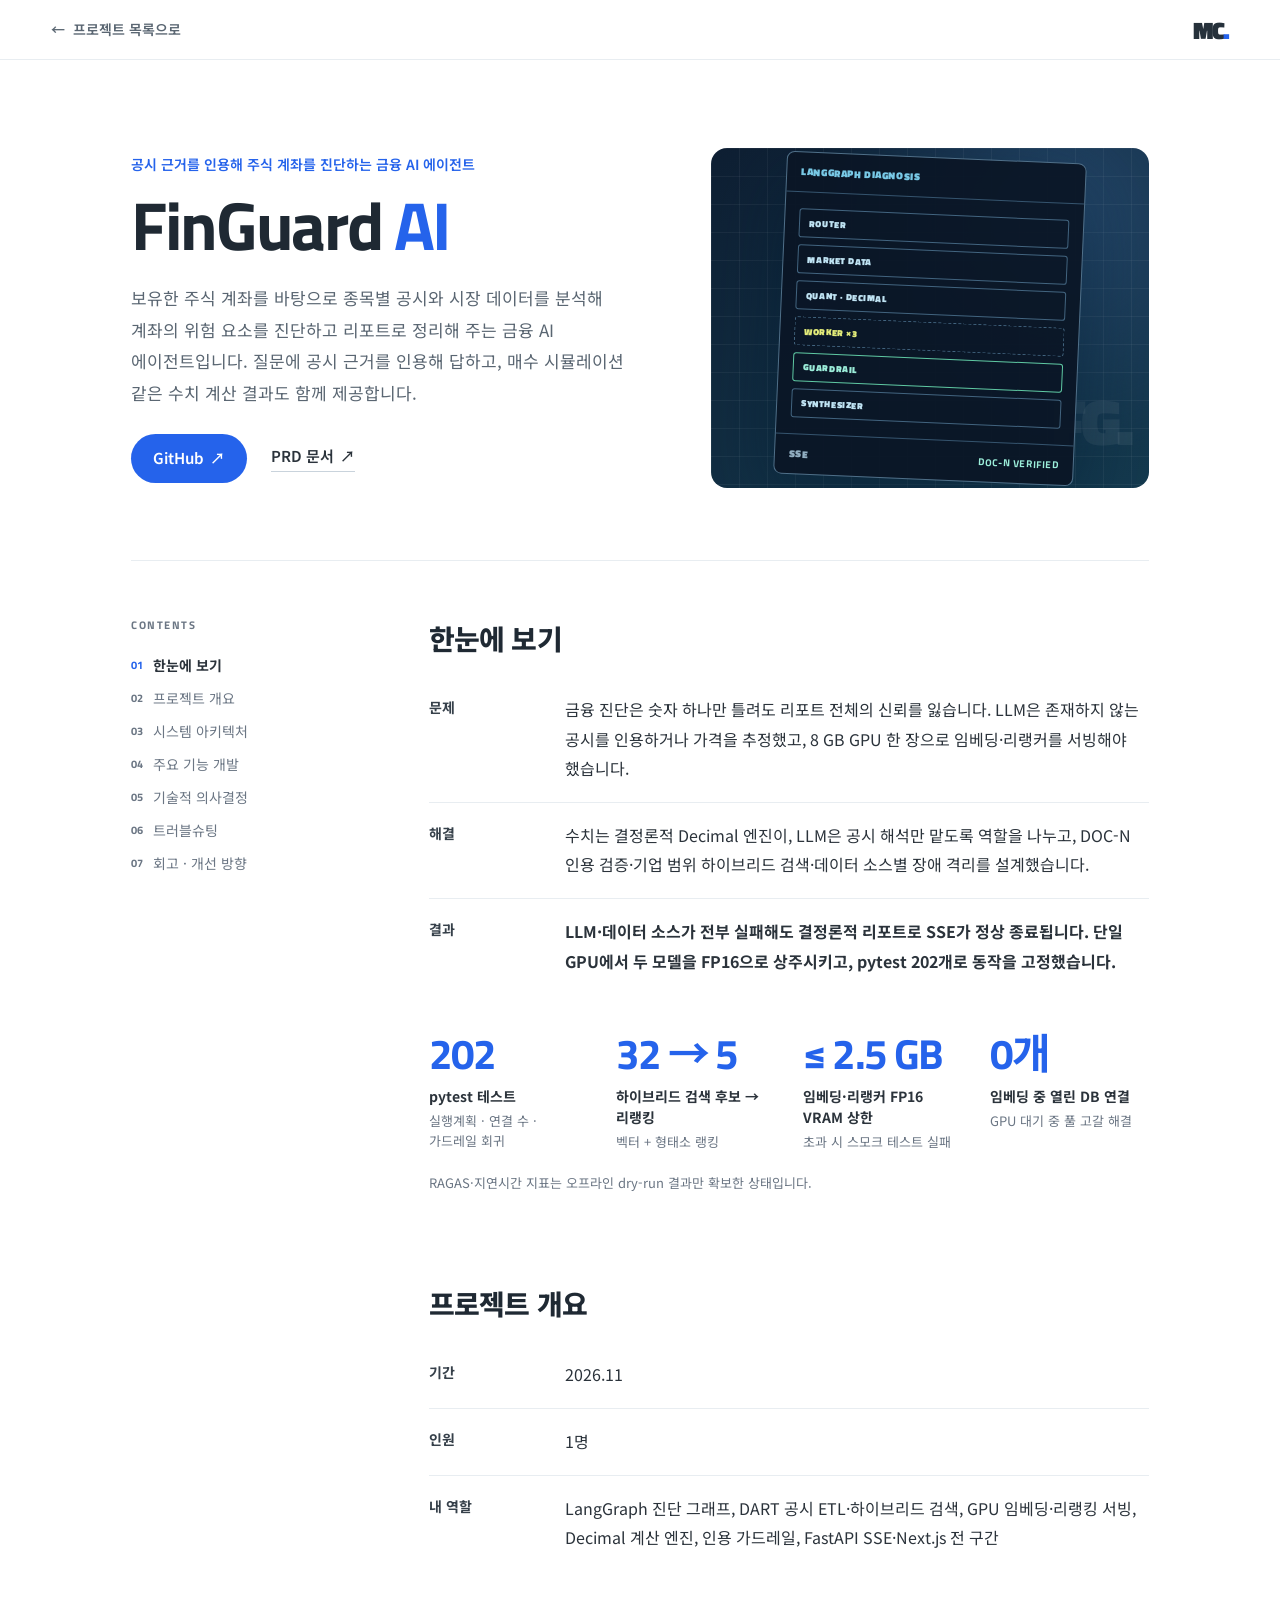
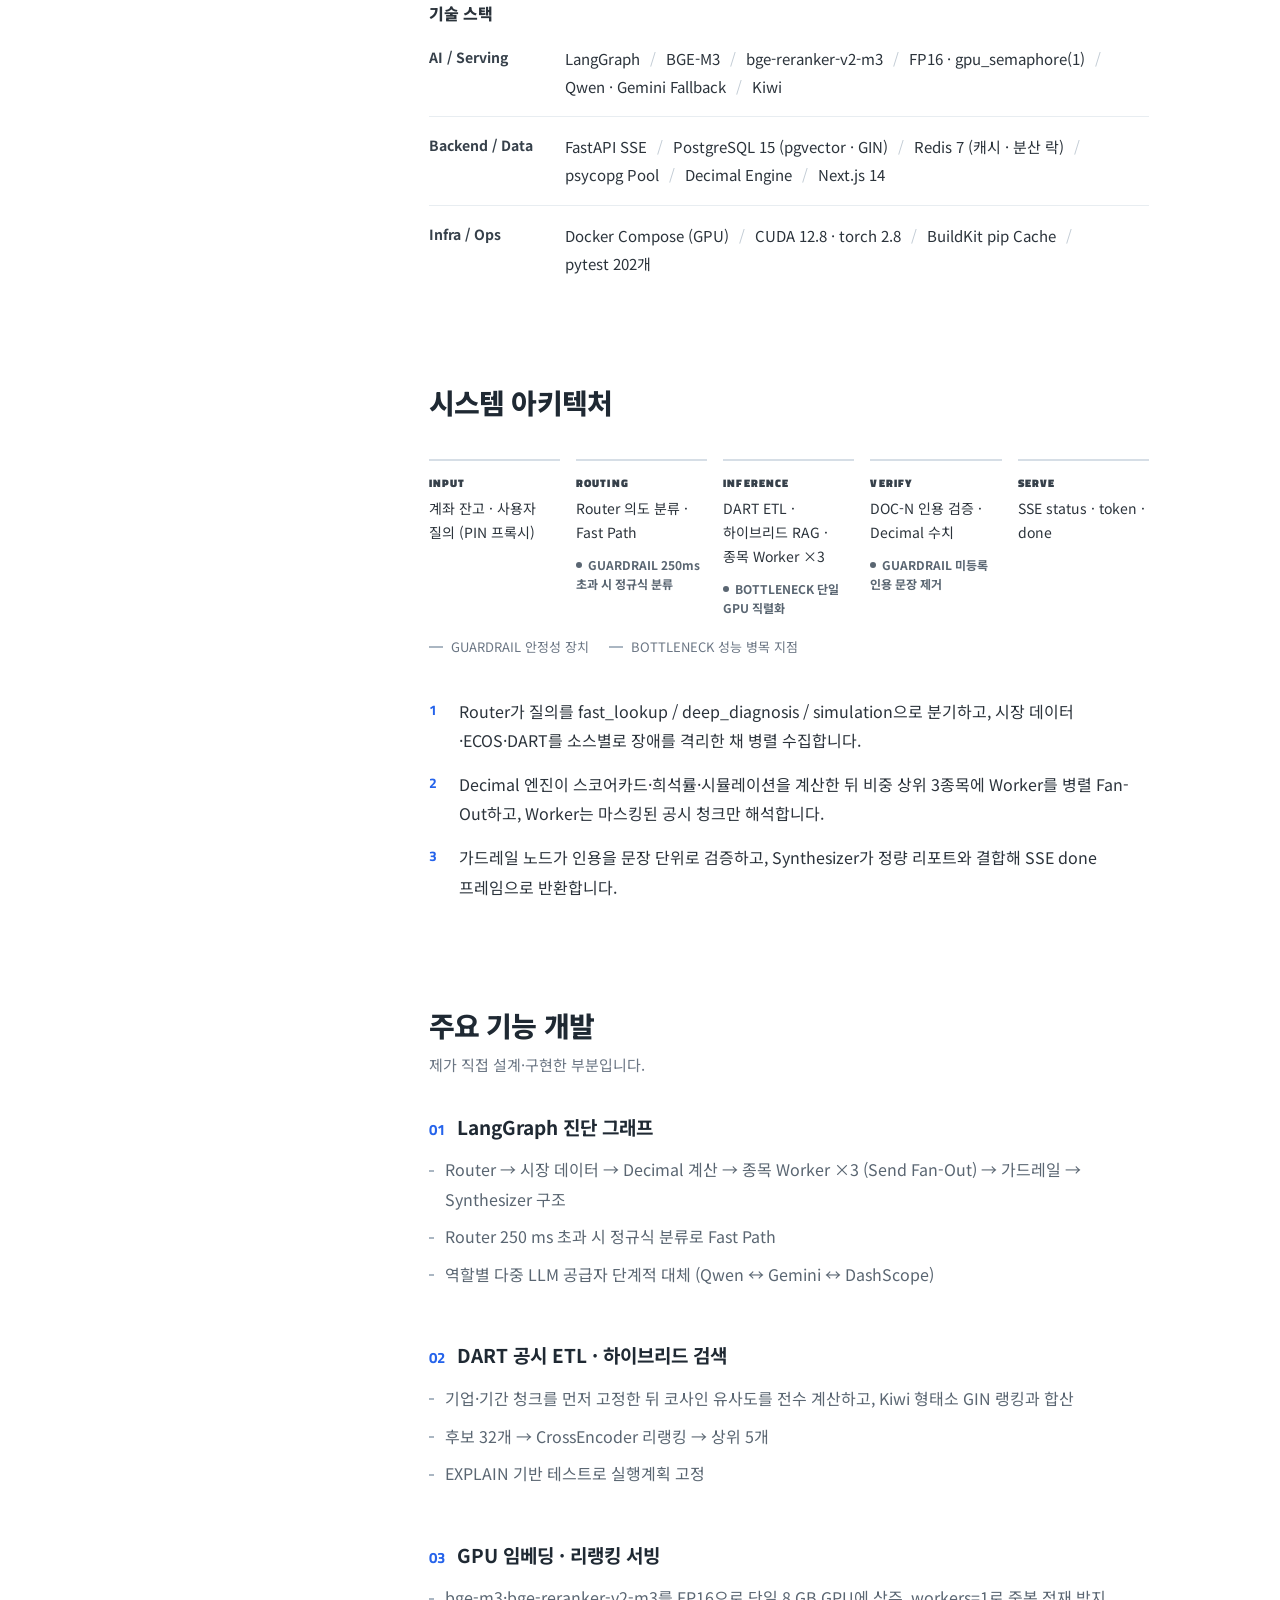
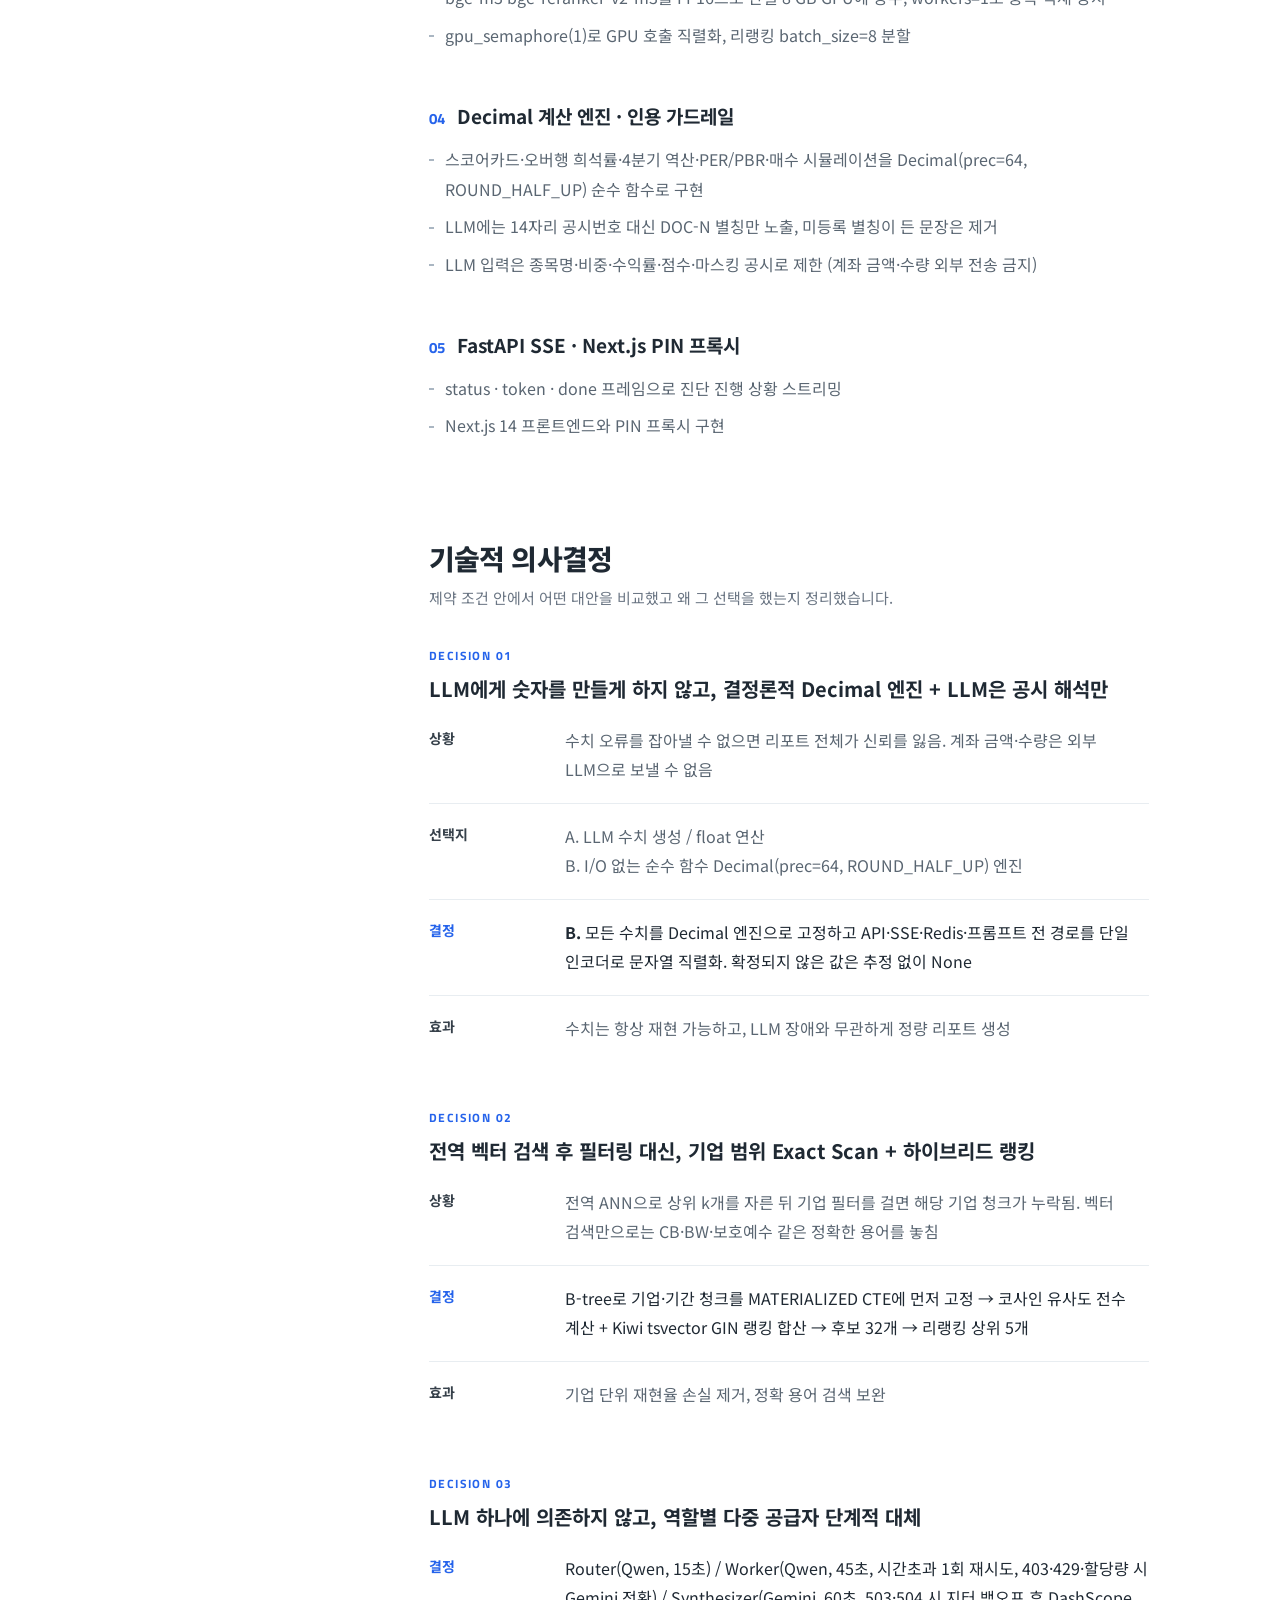
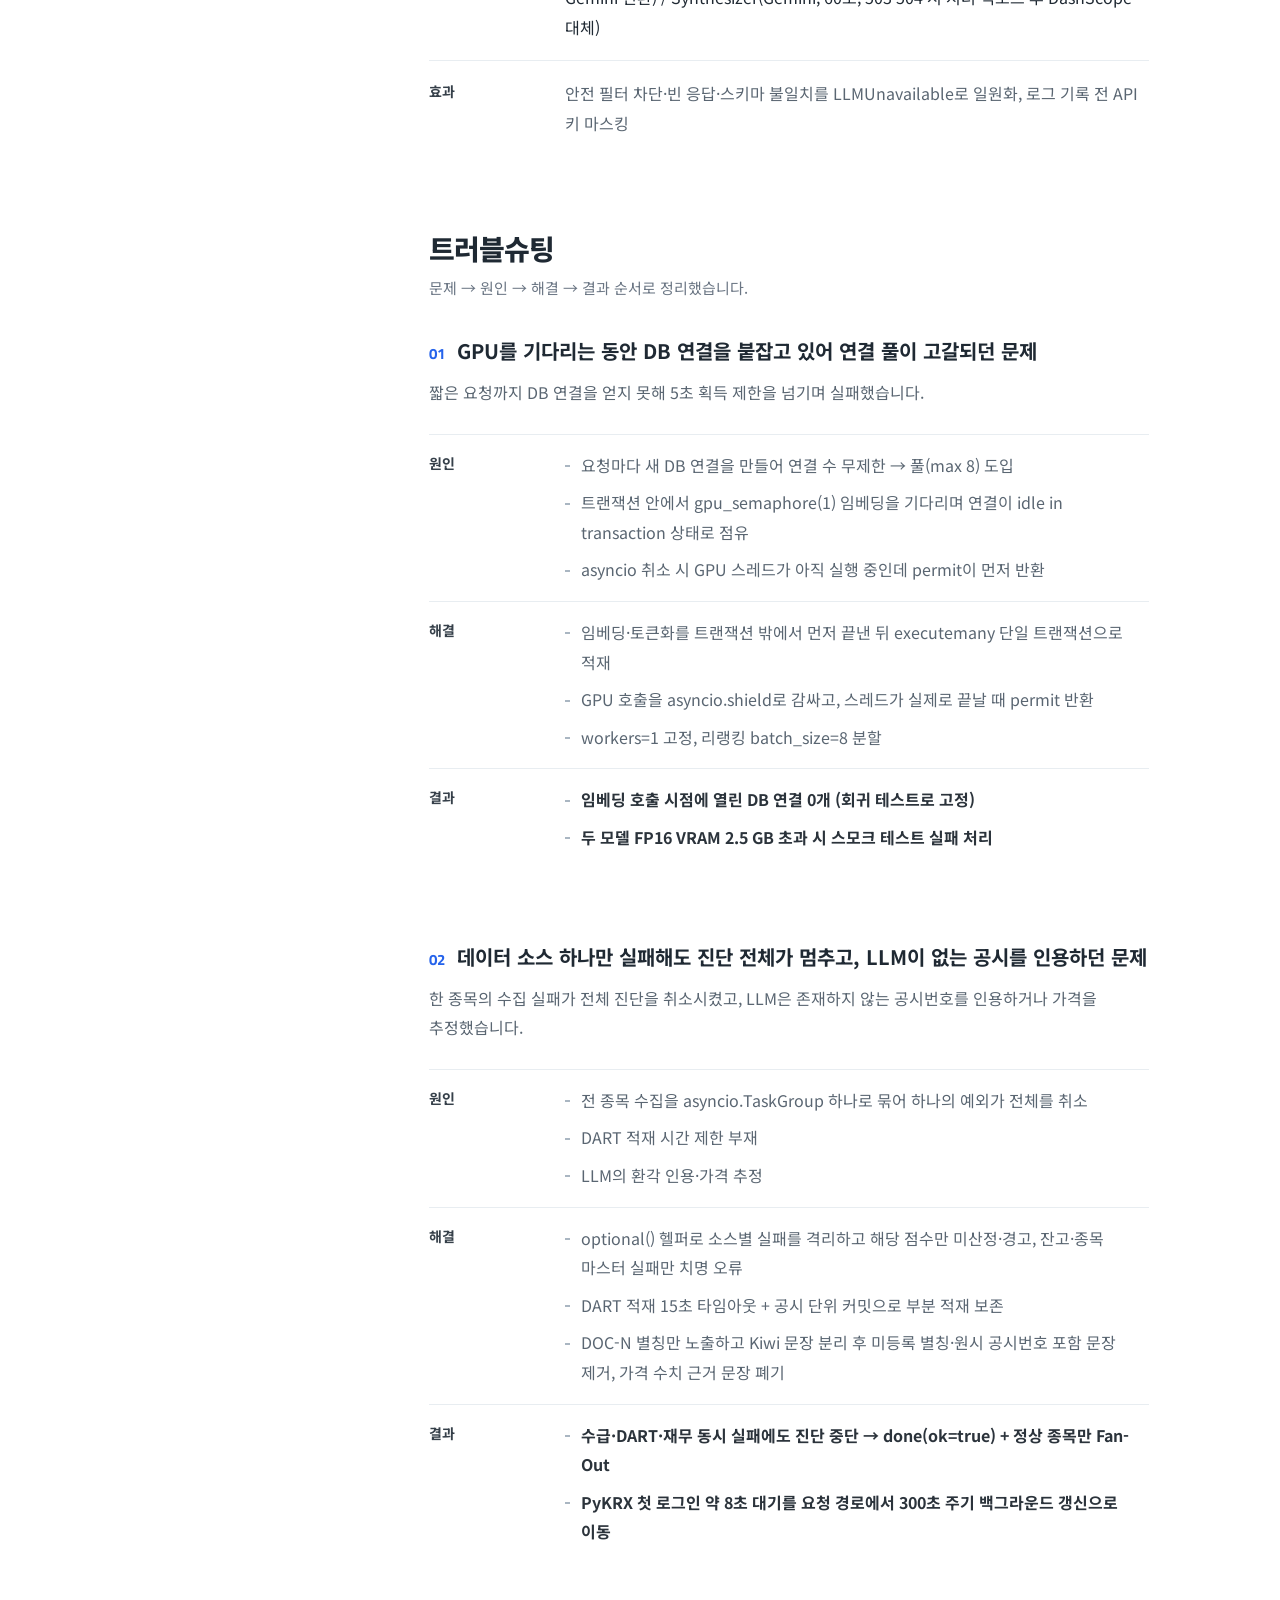
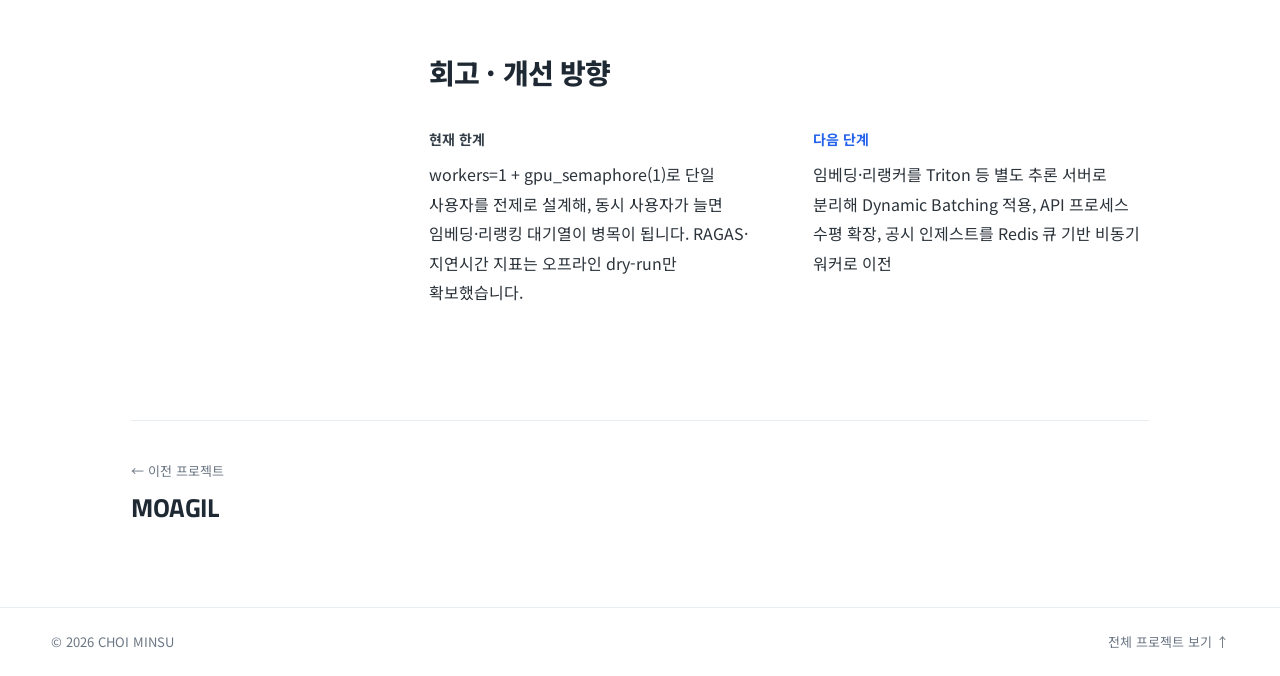
<file: docs/projects/finguard-ai/index.html>
<!doctype html>
<html lang="ko">
<head>
  <meta charset="UTF-8" />
  <meta name="viewport" content="width=device-width, initial-scale=1.0" />
  <meta name="theme-color" content="#163956" />
  <meta name="description" content="공시 근거를 인용해 주식 계좌를 진단하는 금융 AI 에이전트 — 보유한 주식 계좌를 바탕으로 종목별 공시와 시장 데이터를 분석해 계좌의 위험 요소를 진단하고 리포트로 정리해 주는 금융 AI 에이전트입니다. 질문에 공시 근거를 …" />
  <meta property="og:type" content="article" />
  <meta property="og:title" content="FinGuard AI | CHOI MINSU Portfolio" />
  <meta property="og:description" content="공시 근거를 인용해 주식 계좌를 진단하는 금융 AI 에이전트" />
  <title>FinGuard AI | CHOI MINSU Portfolio</title>
  <link rel="icon" type="image/svg+xml" href="../../favicon.svg?v=navy-20261115" />
  <link rel="preconnect" href="https://fonts.googleapis.com" />
  <link rel="preconnect" href="https://fonts.gstatic.com" crossorigin />
  <link href="https://fonts.googleapis.com/css2?family=Mulish:wght@400;500;600;700;800&family=Noto+Sans+KR:wght@400;500;600;700;800&family=Titillium+Web:wght@400;600;700;800&display=swap" rel="stylesheet" />
  <link rel="stylesheet" href="../../styles.css?v=minimal-20261125" />
  <link rel="stylesheet" href="../../project.css?v=label-20261127" />
  <script defer src="../../project.js?v=minimal-20261125"></script>
</head>
<body class="pd-page">
  <div class="reading-progress" id="reading-progress" aria-hidden="true"></div>
  <header class="pd-topbar">
    <a class="pd-back" href="../../#project-finguard-ai"><span aria-hidden="true">←</span> 프로젝트 목록으로</a>
    <a class="pd-brand" href="../../">MC<span>.</span></a>
  </header>

  <main class="pd-main">
    <section class="pd-hero">
      <div class="pd-hero-text">
        <p class="pd-tagline">공시 근거를 인용해 주식 계좌를 진단하는 금융 AI 에이전트</p>
        <h1>FinGuard <span>AI</span></h1>
        <p class="pd-desc">보유한 주식 계좌를 바탕으로 종목별 공시와 시장 데이터를 분석해 계좌의 위험 요소를 진단하고 리포트로 정리해 주는 금융 AI 에이전트입니다. 질문에 공시 근거를 인용해 답하고, 매수 시뮬레이션 같은 수치 계산 결과도 함께 제공합니다.</p>
        
        <div class="pd-cta"><a class="pd-btn pd-btn-primary" href="https://github.com/kimps005/finguard-ai" target="_blank" rel="noopener noreferrer">GitHub <span aria-hidden="true">↗</span></a><a class="pd-btn" href="https://github.com/kimps005/finguard-ai/blob/main/docs/finguard_ai_prd_v3.8.md" target="_blank" rel="noopener noreferrer">PRD 문서 <span aria-hidden="true">↗</span></a></div>
      </div>
      <div class="pd-hero-visual">
        <div class="project-visual visual-finguard" aria-hidden="true">
          <div class="fg-graph">
            <div class="fg-top">LANGGRAPH DIAGNOSIS</div>
            <div class="fg-nodes"><span>ROUTER</span><span>MARKET DATA</span><span>QUANT · DECIMAL</span><span class="fg-fan">WORKER ×3</span><span class="fg-guard">GUARDRAIL</span><span>SYNTHESIZER</span></div>
            <div class="fg-foot"><span>SSE</span><b>DOC-N VERIFIED</b></div>
          </div>
          <div class="visual-watermark">FG.</div>
        </div>
      </div>
    </section>

    <div class="pd-layout">
      <nav class="pd-toc" aria-label="목차">
        <p>CONTENTS</p>
        <ol><li><a href="#summary"><b>01</b>한눈에 보기</a></li><li><a href="#overview"><b>02</b>프로젝트 개요</a></li><li><a href="#architecture"><b>03</b>시스템 아키텍처</a></li><li><a href="#features"><b>04</b>주요 기능 개발</a></li><li><a href="#decisions"><b>05</b>기술적 의사결정</a></li><li><a href="#troubleshooting"><b>06</b>트러블슈팅</a></li><li><a href="#retrospective"><b>07</b>회고 · 개선 방향</a></li></ol>
      </nav>
      <div class="pd-content">
        <section class="pd-section" id="summary" aria-labelledby="summary-title">
          <h2 id="summary-title">한눈에 보기</h2>
          <dl class="pd-tldr"><div class="pd-tldr-row is-problem"><dt>문제</dt><dd>금융 진단은 숫자 하나만 틀려도 리포트 전체의 신뢰를 잃습니다. LLM은 존재하지 않는 공시를 인용하거나 가격을 추정했고, 8 GB GPU 한 장으로 임베딩·리랭커를 서빙해야 했습니다.</dd></div><div class="pd-tldr-row is-solution"><dt>해결</dt><dd>수치는 결정론적 Decimal 엔진이, LLM은 공시 해석만 맡도록 역할을 나누고, DOC-N 인용 검증·기업 범위 하이브리드 검색·데이터 소스별 장애 격리를 설계했습니다.</dd></div><div class="pd-tldr-row is-result"><dt>결과</dt><dd>LLM·데이터 소스가 전부 실패해도 결정론적 리포트로 SSE가 정상 종료됩니다. 단일 GPU에서 두 모델을 FP16으로 상주시키고, pytest 202개로 동작을 고정했습니다.</dd></div></dl><div class="pd-metrics"><div class="pd-metric"><strong>202</strong><span>pytest 테스트</span><small>실행계획 · 연결 수 · 가드레일 회귀</small></div><div class="pd-metric"><strong>32 → 5</strong><span>하이브리드 검색 후보 → 리랭킹</span><small>벡터 + 형태소 랭킹</small></div><div class="pd-metric"><strong>≤ 2.5 GB</strong><span>임베딩·리랭커 FP16 VRAM 상한</span><small>초과 시 스모크 테스트 실패</small></div><div class="pd-metric"><strong>0개</strong><span>임베딩 중 열린 DB 연결</span><small>GPU 대기 중 풀 고갈 해결</small></div></div><p class="pd-note">RAGAS·지연시간 지표는 오프라인 dry-run 결과만 확보한 상태입니다.</p>
        </section>
        <section class="pd-section" id="overview" aria-labelledby="overview-title">
          <h2 id="overview-title">프로젝트 개요</h2>
          <dl class="pd-info">
            <div><dt>기간</dt><dd>2026.11</dd></div>
            <div><dt>인원</dt><dd>1명</dd></div>
            <div class="is-wide"><dt>내 역할</dt><dd>LangGraph 진단 그래프, DART 공시 ETL·하이브리드 검색, GPU 임베딩·리랭킹 서빙, Decimal 계산 엔진, 인용 가드레일, FastAPI SSE·Next.js 전 구간</dd></div>
          </dl>
          <h3 class="pd-subtitle">기술 스택</h3>
          <div class="stack-groups">
            <div class="stack-row"><span class="stack-label">AI / Serving</span><div class="tech-chips"><span>LangGraph</span><span>BGE-M3</span><span>bge-reranker-v2-m3</span><span>FP16 · gpu_semaphore(1)</span><span>Qwen · Gemini Fallback</span><span>Kiwi</span></div></div>
            <div class="stack-row"><span class="stack-label">Backend / Data</span><div class="tech-chips"><span>FastAPI SSE</span><span>PostgreSQL 15 (pgvector · GIN)</span><span>Redis 7 (캐시 · 분산 락)</span><span>psycopg Pool</span><span>Decimal Engine</span><span>Next.js 14</span></div></div>
            <div class="stack-row"><span class="stack-label">Infra / Ops</span><div class="tech-chips"><span>Docker Compose (GPU)</span><span>CUDA 12.8 · torch 2.8</span><span>BuildKit pip Cache</span><span>pytest 202개</span></div></div>
          </div>
        </section>
        <section class="pd-section" id="architecture" aria-labelledby="architecture-title">
          <h2 id="architecture-title">시스템 아키텍처</h2>
          <div class="pd-flow"><ol class="flow" aria-label="FinGuard AI 데이터 흐름">
                <li><span>INPUT</span>계좌 잔고 · 사용자 질의 (PIN 프록시)</li>
                <li class="is-guard"><span>ROUTING</span>Router 의도 분류 · Fast Path<em>GUARDRAIL 250ms 초과 시 정규식 분류</em></li>
                <li class="is-bottleneck"><span>INFERENCE</span>DART ETL · 하이브리드 RAG · 종목 Worker ×3<em>BOTTLENECK 단일 GPU 직렬화</em></li>
                <li class="is-guard"><span>VERIFY</span>DOC-N 인용 검증 · Decimal 수치<em>GUARDRAIL 미등록 인용 문장 제거</em></li>
                <li><span>SERVE</span>SSE status · token · done</li>
              </ol></div>
          <div class="pd-legend"><span class="is-guard">GUARDRAIL 안정성 장치</span><span class="is-bottleneck">BOTTLENECK 성능 병목 지점</span></div>
          <ul class="pd-points"><li>Router가 질의를 fast_lookup / deep_diagnosis / simulation으로 분기하고, 시장 데이터·ECOS·DART를 소스별로 장애를 격리한 채 병렬 수집합니다.</li><li>Decimal 엔진이 스코어카드·희석률·시뮬레이션을 계산한 뒤 비중 상위 3종목에 Worker를 병렬 Fan-Out하고, Worker는 마스킹된 공시 청크만 해석합니다.</li><li>가드레일 노드가 인용을 문장 단위로 검증하고, Synthesizer가 정량 리포트와 결합해 SSE done 프레임으로 반환합니다.</li></ul>
        </section>
        <section class="pd-section" id="features" aria-labelledby="features-title">
          <h2 id="features-title">주요 기능 개발</h2><p class="pd-sec-lead">제가 직접 설계·구현한 부분입니다.</p>
          <div class="pd-features"><article class="pd-feature"><h3><span class="pd-num">01</span>LangGraph 진단 그래프</h3><ul><li>Router → 시장 데이터 → Decimal 계산 → 종목 Worker ×3 (Send Fan-Out) → 가드레일 → Synthesizer 구조</li><li>Router 250 ms 초과 시 정규식 분류로 Fast Path</li><li>역할별 다중 LLM 공급자 단계적 대체 (Qwen ↔ Gemini ↔ DashScope)</li></ul></article><article class="pd-feature"><h3><span class="pd-num">02</span>DART 공시 ETL · 하이브리드 검색</h3><ul><li>기업·기간 청크를 먼저 고정한 뒤 코사인 유사도를 전수 계산하고, Kiwi 형태소 GIN 랭킹과 합산</li><li>후보 32개 → CrossEncoder 리랭킹 → 상위 5개</li><li>EXPLAIN 기반 테스트로 실행계획 고정</li></ul></article><article class="pd-feature"><h3><span class="pd-num">03</span>GPU 임베딩 · 리랭킹 서빙</h3><ul><li>bge-m3·bge-reranker-v2-m3를 FP16으로 단일 8 GB GPU에 상주, workers=1로 중복 적재 방지</li><li>gpu_semaphore(1)로 GPU 호출 직렬화, 리랭킹 batch_size=8 분할</li></ul></article><article class="pd-feature"><h3><span class="pd-num">04</span>Decimal 계산 엔진 · 인용 가드레일</h3><ul><li>스코어카드·오버행 희석률·4분기 역산·PER/PBR·매수 시뮬레이션을 Decimal(prec=64, ROUND_HALF_UP) 순수 함수로 구현</li><li>LLM에는 14자리 공시번호 대신 DOC-N 별칭만 노출, 미등록 별칭이 든 문장은 제거</li><li>LLM 입력은 종목명·비중·수익률·점수·마스킹 공시로 제한 (계좌 금액·수량 외부 전송 금지)</li></ul></article><article class="pd-feature"><h3><span class="pd-num">05</span>FastAPI SSE · Next.js PIN 프록시</h3><ul><li>status · token · done 프레임으로 진단 진행 상황 스트리밍</li><li>Next.js 14 프론트엔드와 PIN 프록시 구현</li></ul></article></div>
        </section>
        <section class="pd-section" id="decisions" aria-labelledby="decisions-title">
          <h2 id="decisions-title">기술적 의사결정</h2><p class="pd-sec-lead">제약 조건 안에서 어떤 대안을 비교했고 왜 그 선택을 했는지 정리했습니다.</p>
          <article class="pd-decision"><p class="pd-kicker">DECISION 01</p><h3>LLM에게 숫자를 만들게 하지 않고, 결정론적 Decimal 엔진 + LLM은 공시 해석만</h3><dl class="pd-kv"><div class="pd-kv-row is-x"><dt>상황</dt><dd>수치 오류를 잡아낼 수 없으면 리포트 전체가 신뢰를 잃음. 계좌 금액·수량은 외부 LLM으로 보낼 수 없음</dd></div><div class="pd-kv-row is-x"><dt>선택지</dt><dd>A. LLM 수치 생성 / float 연산<br>B. I/O 없는 순수 함수 Decimal(prec=64, ROUND_HALF_UP) 엔진</dd></div><div class="pd-kv-row is-choice"><dt>결정</dt><dd><b>B.</b> 모든 수치를 Decimal 엔진으로 고정하고 API·SSE·Redis·프롬프트 전 경로를 단일 인코더로 문자열 직렬화. 확정되지 않은 값은 추정 없이 None</dd></div><div class="pd-kv-row is-x"><dt>효과</dt><dd>수치는 항상 재현 가능하고, LLM 장애와 무관하게 정량 리포트 생성</dd></div></dl></article><article class="pd-decision"><p class="pd-kicker">DECISION 02</p><h3>전역 벡터 검색 후 필터링 대신, 기업 범위 Exact Scan + 하이브리드 랭킹</h3><dl class="pd-kv"><div class="pd-kv-row is-x"><dt>상황</dt><dd>전역 ANN으로 상위 k개를 자른 뒤 기업 필터를 걸면 해당 기업 청크가 누락됨. 벡터 검색만으로는 CB·BW·보호예수 같은 정확한 용어를 놓침</dd></div><div class="pd-kv-row is-choice"><dt>결정</dt><dd>B-tree로 기업·기간 청크를 MATERIALIZED CTE에 먼저 고정 → 코사인 유사도 전수 계산 + Kiwi tsvector GIN 랭킹 합산 → 후보 32개 → 리랭킹 상위 5개</dd></div><div class="pd-kv-row is-x"><dt>효과</dt><dd>기업 단위 재현율 손실 제거, 정확 용어 검색 보완</dd></div></dl></article><article class="pd-decision"><p class="pd-kicker">DECISION 03</p><h3>LLM 하나에 의존하지 않고, 역할별 다중 공급자 단계적 대체</h3><dl class="pd-kv"><div class="pd-kv-row is-choice"><dt>결정</dt><dd>Router(Qwen, 15초) / Worker(Qwen, 45초, 시간초과 1회 재시도, 403·429·할당량 시 Gemini 전환) / Synthesizer(Gemini, 60초, 503·504 시 지터 백오프 후 DashScope 대체)</dd></div><div class="pd-kv-row is-x"><dt>효과</dt><dd>안전 필터 차단·빈 응답·스키마 불일치를 LLMUnavailable로 일원화, 로그 기록 전 API 키 마스킹</dd></div></dl></article>
        </section>
        <section class="pd-section" id="troubleshooting" aria-labelledby="troubleshooting-title">
          <h2 id="troubleshooting-title">트러블슈팅</h2><p class="pd-sec-lead">문제 → 원인 → 해결 → 결과 순서로 정리했습니다.</p>
          <article class="pd-issue">
          <h3><span class="pd-num">01</span>GPU를 기다리는 동안 DB 연결을 붙잡고 있어 연결 풀이 고갈되던 문제</h3>
          <p class="pd-issue-lead">짧은 요청까지 DB 연결을 얻지 못해 5초 획득 제한을 넘기며 실패했습니다.</p>
          <div class="pd-steps">
            <div class="pd-step is-cause"><h4>원인</h4><ul><li>요청마다 새 DB 연결을 만들어 연결 수 무제한 → 풀(max 8) 도입</li><li>트랜잭션 안에서 gpu_semaphore(1) 임베딩을 기다리며 연결이 idle in transaction 상태로 점유</li><li>asyncio 취소 시 GPU 스레드가 아직 실행 중인데 permit이 먼저 반환</li></ul></div>
            <div class="pd-step is-fix"><h4>해결</h4><ul><li>임베딩·토큰화를 트랜잭션 밖에서 먼저 끝낸 뒤 executemany 단일 트랜잭션으로 적재</li><li>GPU 호출을 asyncio.shield로 감싸고, 스레드가 실제로 끝날 때 permit 반환</li><li>workers=1 고정, 리랭킹 batch_size=8 분할</li></ul></div>
            <div class="pd-step is-result"><h4>결과</h4><ul><li>임베딩 호출 시점에 열린 DB 연결 0개 (회귀 테스트로 고정)</li><li>두 모델 FP16 VRAM 2.5 GB 초과 시 스모크 테스트 실패 처리</li></ul></div>
          </div>
        </article><article class="pd-issue">
          <h3><span class="pd-num">02</span>데이터 소스 하나만 실패해도 진단 전체가 멈추고, LLM이 없는 공시를 인용하던 문제</h3>
          <p class="pd-issue-lead">한 종목의 수집 실패가 전체 진단을 취소시켰고, LLM은 존재하지 않는 공시번호를 인용하거나 가격을 추정했습니다.</p>
          <div class="pd-steps">
            <div class="pd-step is-cause"><h4>원인</h4><ul><li>전 종목 수집을 asyncio.TaskGroup 하나로 묶어 하나의 예외가 전체를 취소</li><li>DART 적재 시간 제한 부재</li><li>LLM의 환각 인용·가격 추정</li></ul></div>
            <div class="pd-step is-fix"><h4>해결</h4><ul><li>optional() 헬퍼로 소스별 실패를 격리하고 해당 점수만 미산정·경고, 잔고·종목 마스터 실패만 치명 오류</li><li>DART 적재 15초 타임아웃 + 공시 단위 커밋으로 부분 적재 보존</li><li>DOC-N 별칭만 노출하고 Kiwi 문장 분리 후 미등록 별칭·원시 공시번호 포함 문장 제거, 가격 수치 근거 문장 폐기</li></ul></div>
            <div class="pd-step is-result"><h4>결과</h4><ul><li>수급·DART·재무 동시 실패에도 진단 중단 → done(ok=true) + 정상 종목만 Fan-Out</li><li>PyKRX 첫 로그인 약 8초 대기를 요청 경로에서 300초 주기 백그라운드 갱신으로 이동</li></ul></div>
          </div>
        </article>
        </section>
        <section class="pd-section" id="retrospective" aria-labelledby="retrospective-title">
          <h2 id="retrospective-title">회고 · 개선 방향</h2>
          <div class="pd-retro">
            <div><h3>현재 한계</h3><p>workers=1 + gpu_semaphore(1)로 단일 사용자를 전제로 설계해, 동시 사용자가 늘면 임베딩·리랭킹 대기열이 병목이 됩니다. RAGAS·지연시간 지표는 오프라인 dry-run만 확보했습니다.</p></div>
            <div><h3>다음 단계</h3><p>임베딩·리랭커를 Triton 등 별도 추론 서버로 분리해 Dynamic Batching 적용, API 프로세스 수평 확장, 공시 인제스트를 Redis 큐 기반 비동기 워커로 이전</p></div>
          </div>
        </section>
      </div>
    </div>

    <nav class="pd-pager" aria-label="다른 프로젝트"><a class="pd-pager-link is-prev" href="../moagil/"><small>← 이전 프로젝트</small><b>MOAGIL</b></a><span></span></nav>
  </main>

  <footer class="pd-footer"><span>© 2026 CHOI MINSU</span><a href="../../#projects">전체 프로젝트 보기 ↑</a></footer>
</body>
</html>
</file>
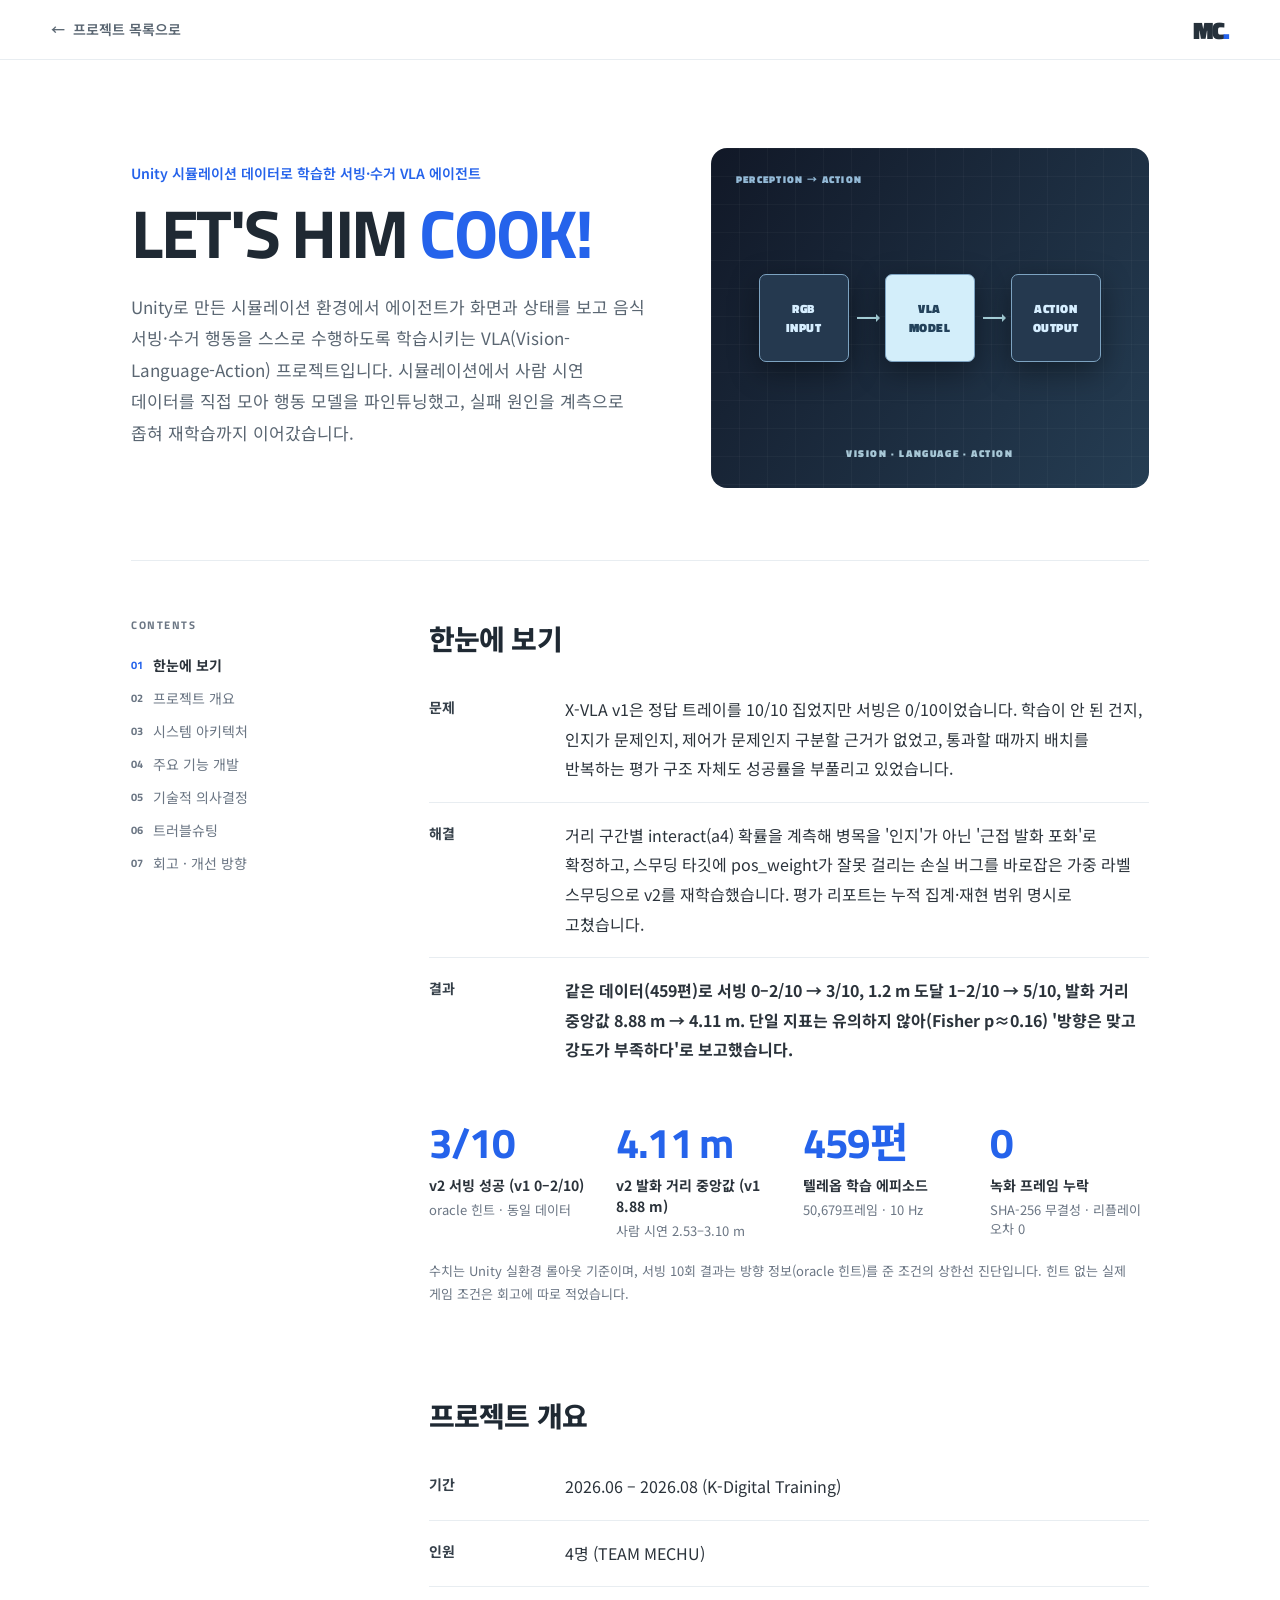
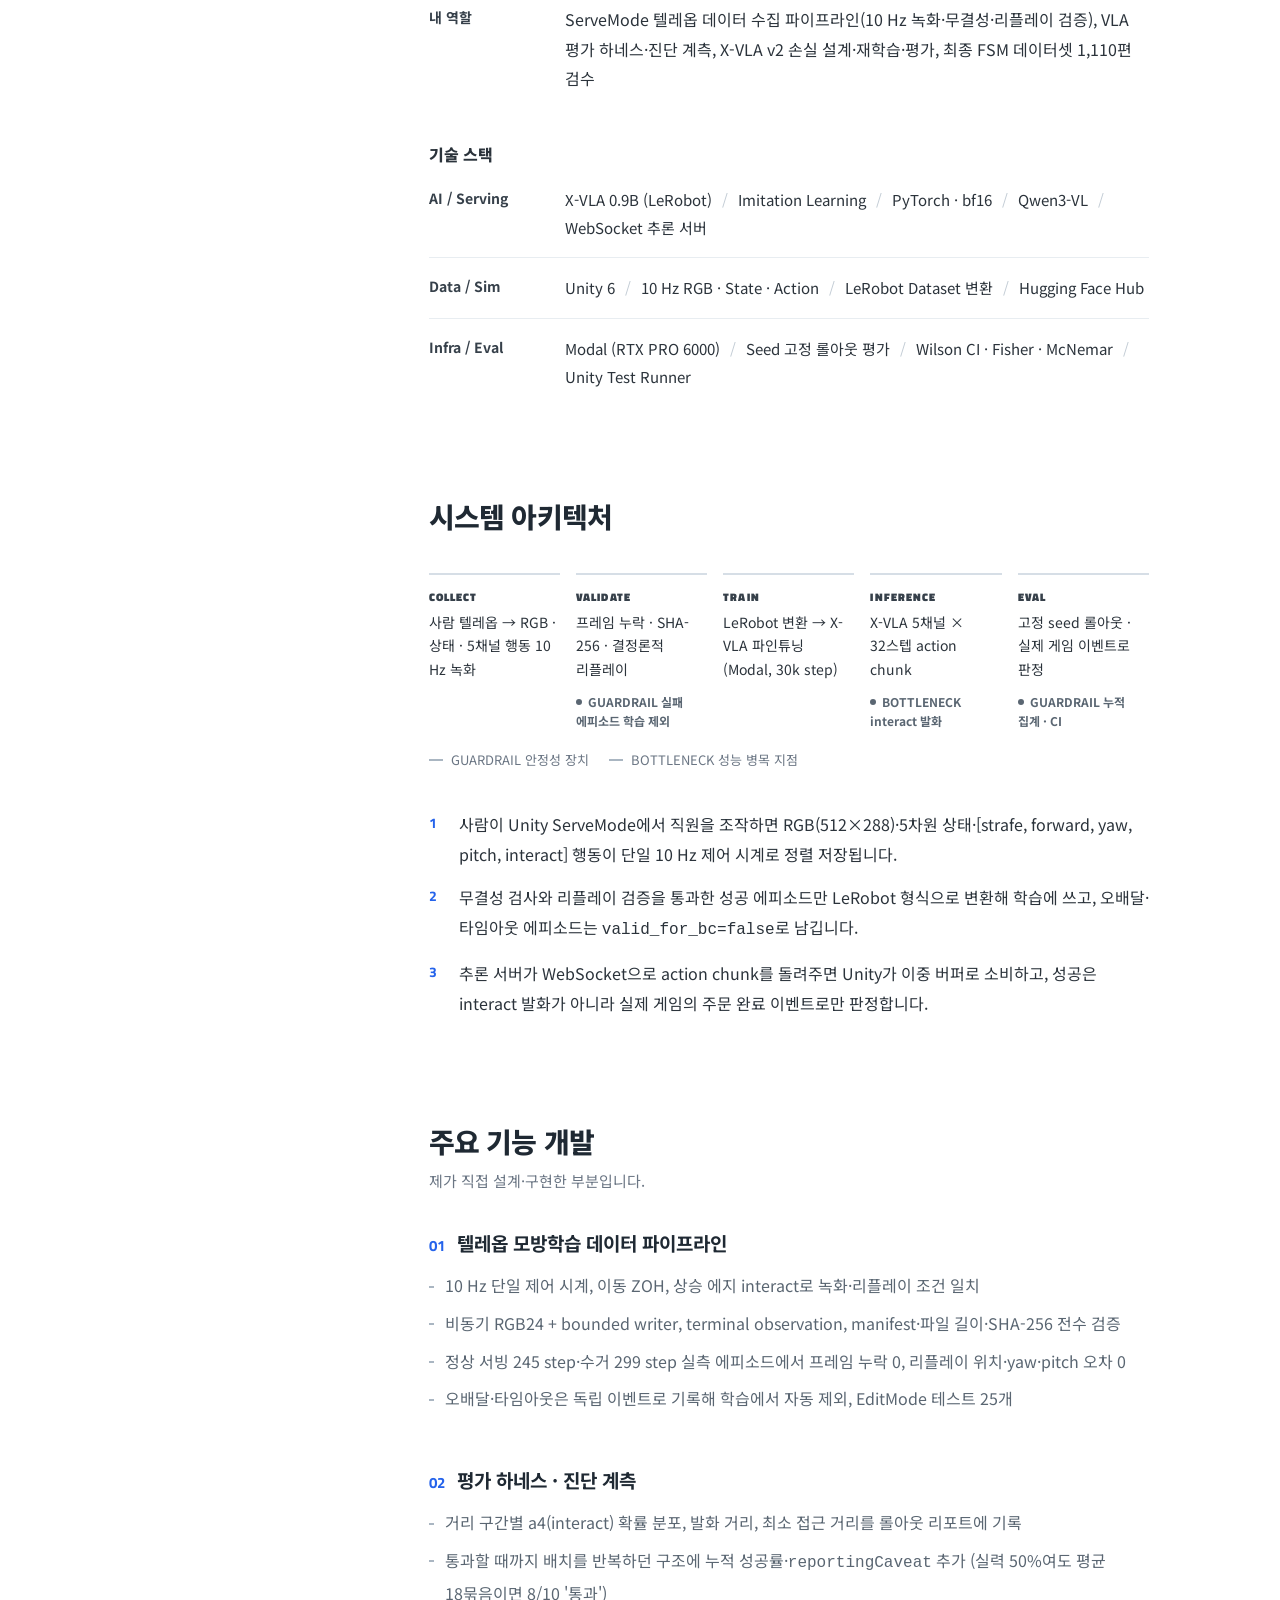
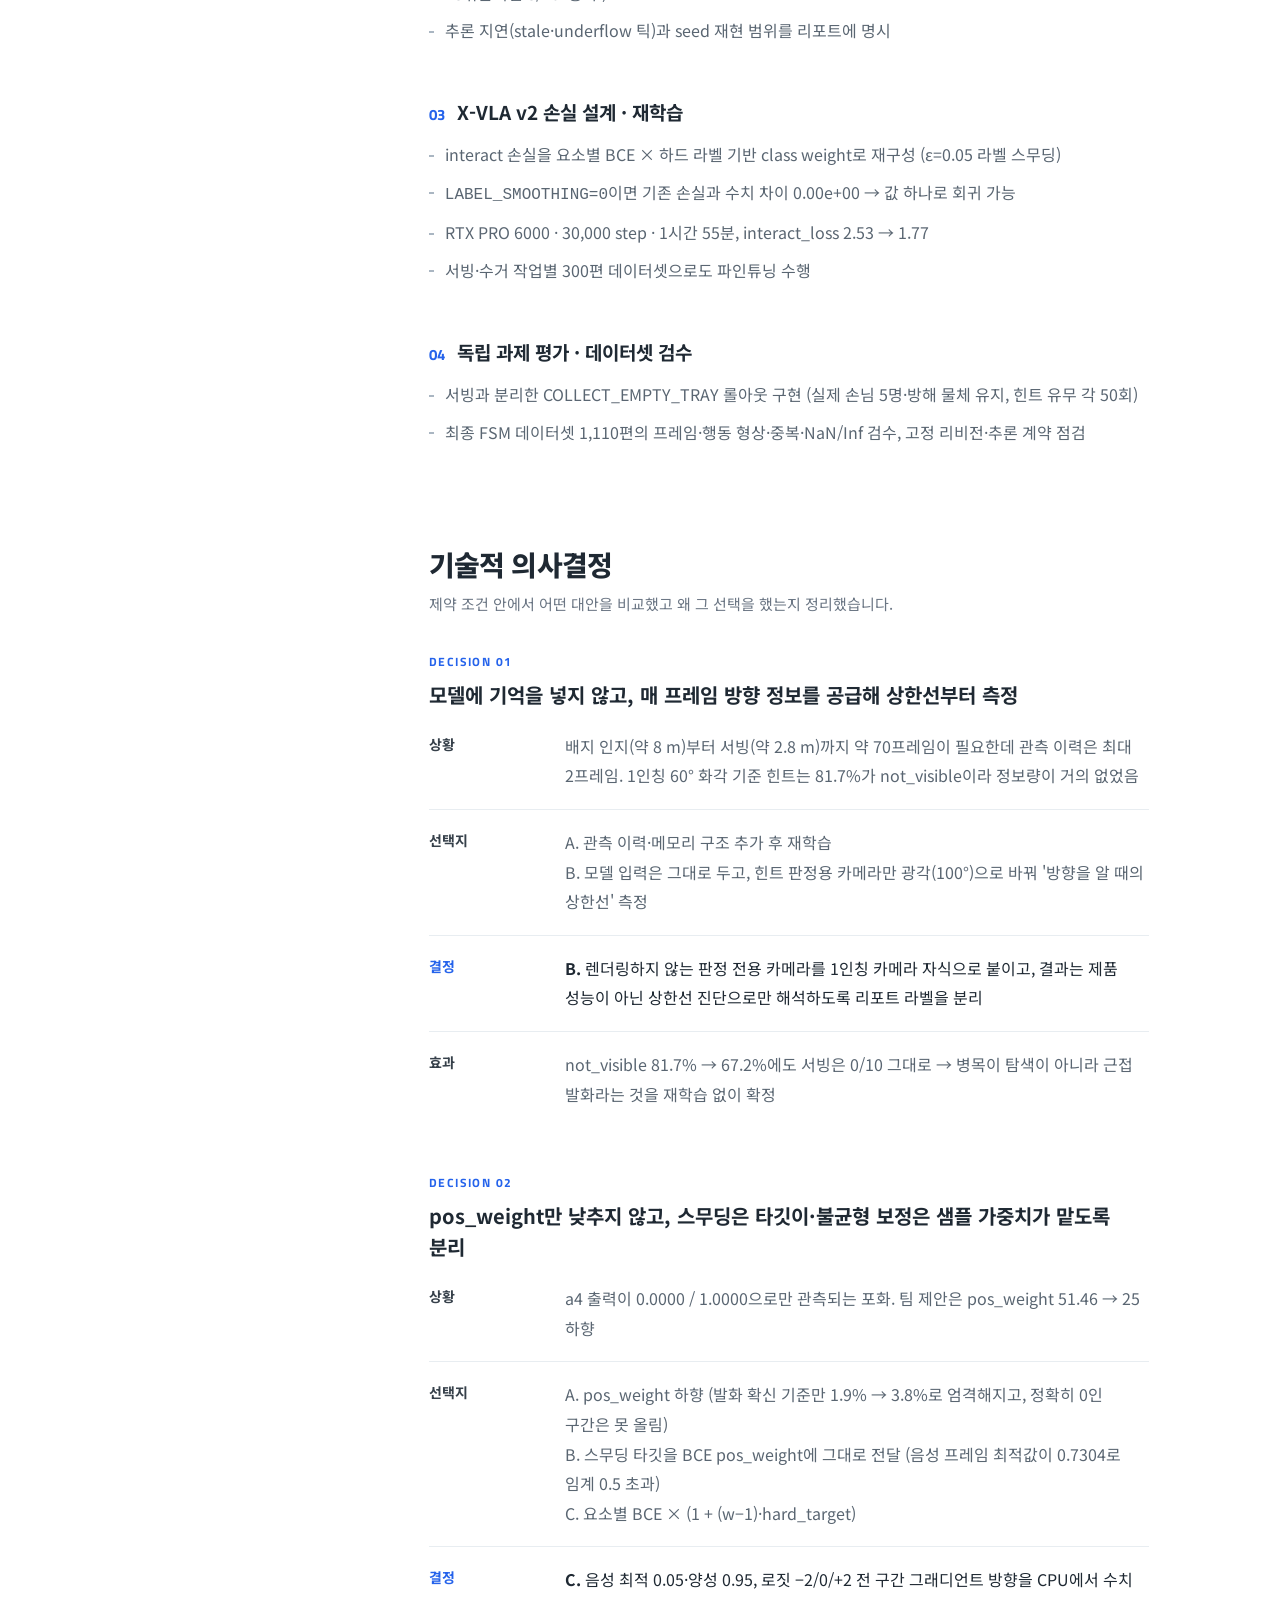
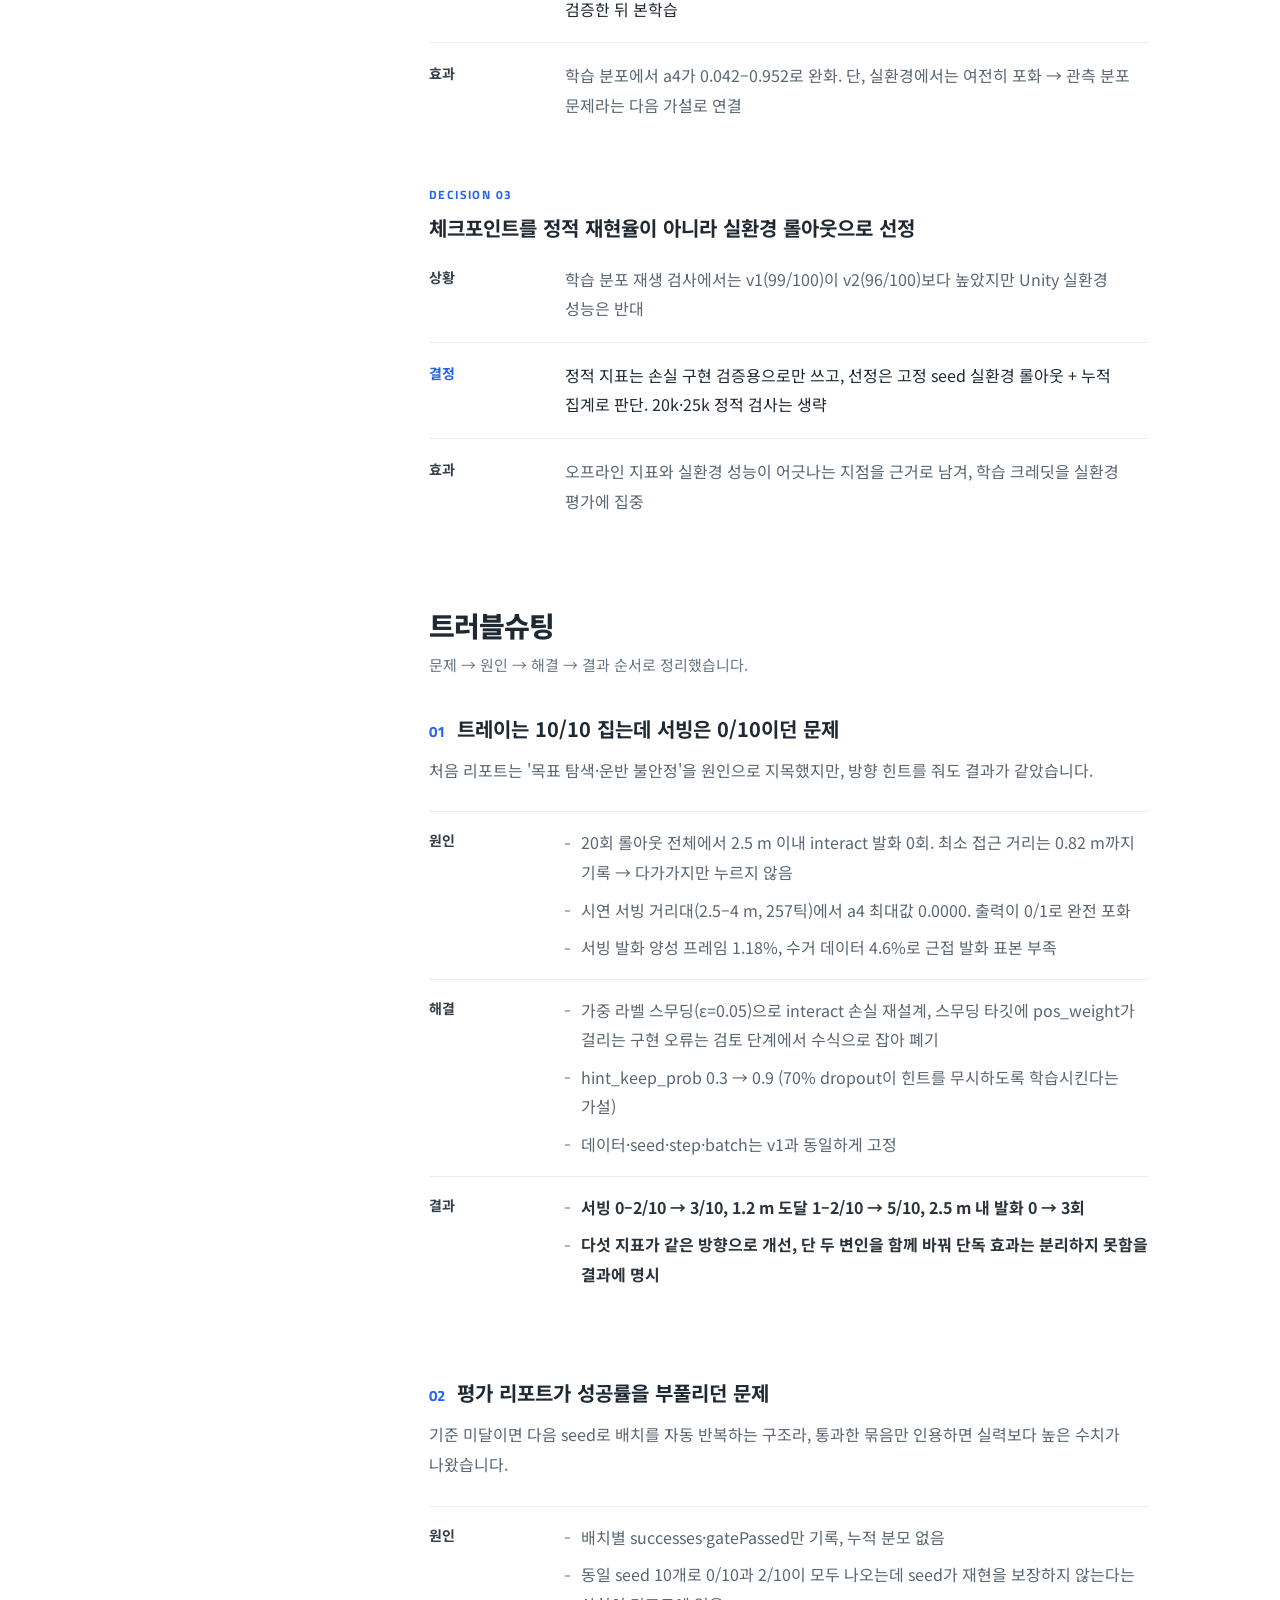
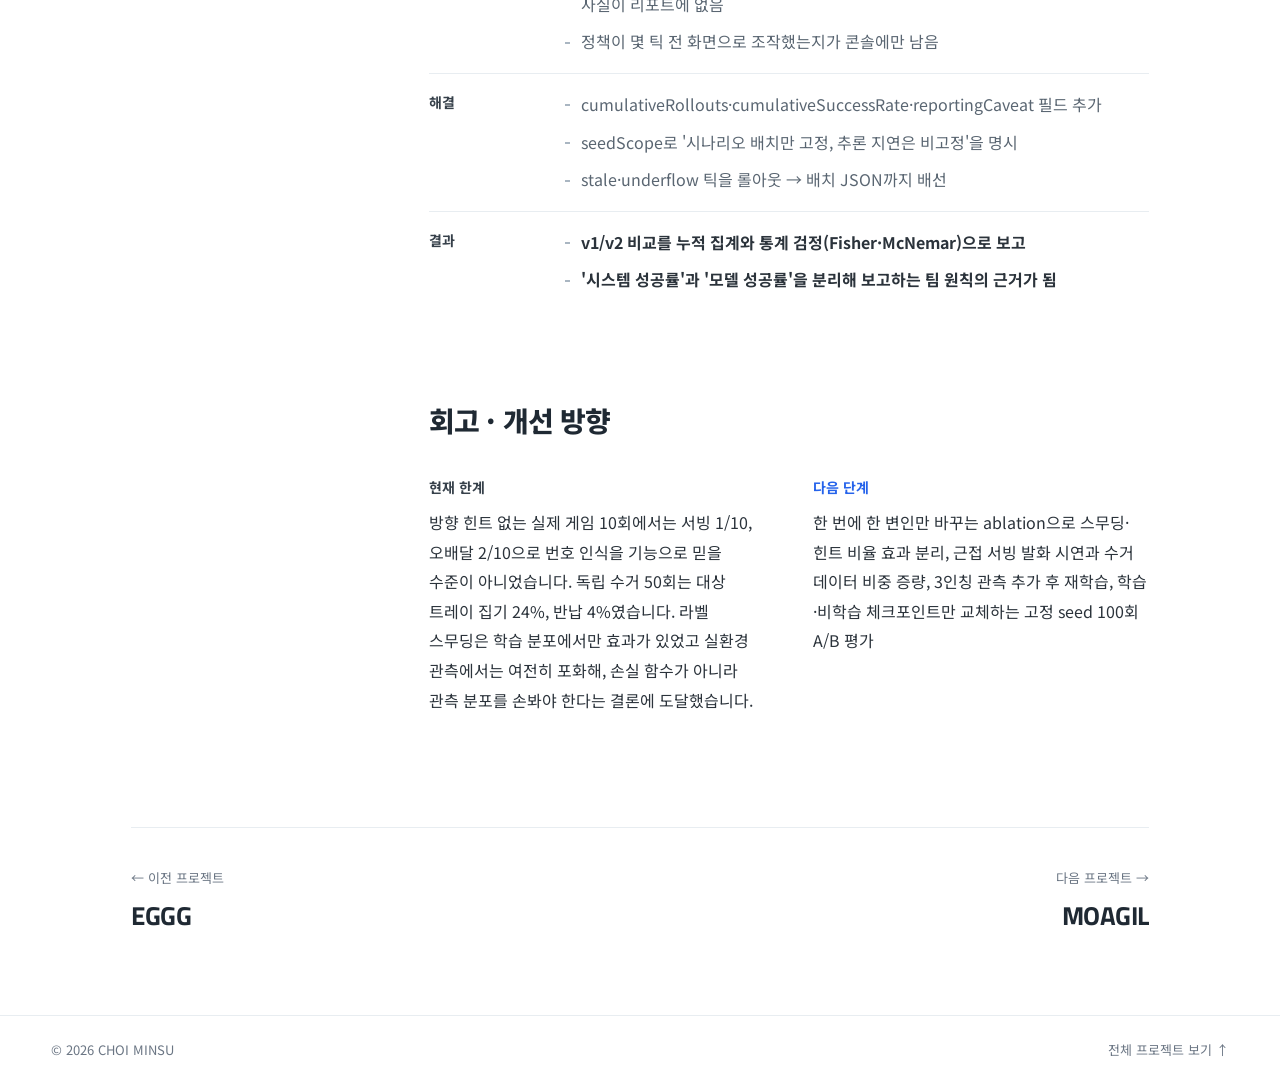
<file: docs/projects/lets-him-cook/index.html>
<!doctype html>
<html lang="ko">
<head>
  <meta charset="UTF-8" />
  <meta name="viewport" content="width=device-width, initial-scale=1.0" />
  <meta name="theme-color" content="#163956" />
  <meta name="description" content="Unity 시뮬레이션 데이터로 학습한 서빙·수거 VLA 에이전트 — Unity로 만든 시뮬레이션 환경에서 에이전트가 화면과 상태를 보고 음식 서빙·수거 행동을 스스로 수행하도록 학습시키는 VLA(Vision-Language-Act…" />
  <meta property="og:type" content="article" />
  <meta property="og:title" content="LET&#x27;S HIM COOK! | CHOI MINSU Portfolio" />
  <meta property="og:description" content="Unity 시뮬레이션 데이터로 학습한 서빙·수거 VLA 에이전트" />
  <title>LET&#x27;S HIM COOK! | CHOI MINSU Portfolio</title>
  <link rel="icon" type="image/svg+xml" href="../../favicon.svg?v=navy-20261115" />
  <link rel="preconnect" href="https://fonts.googleapis.com" />
  <link rel="preconnect" href="https://fonts.gstatic.com" crossorigin />
  <link href="https://fonts.googleapis.com/css2?family=Mulish:wght@400;500;600;700;800&family=Noto+Sans+KR:wght@400;500;600;700;800&family=Titillium+Web:wght@400;600;700;800&display=swap" rel="stylesheet" />
  <link rel="stylesheet" href="../../styles.css?v=minimal-20261125" />
  <link rel="stylesheet" href="../../project.css?v=label-20261127" />
  <script defer src="../../project.js?v=minimal-20261125"></script>
</head>
<body class="pd-page">
  <div class="reading-progress" id="reading-progress" aria-hidden="true"></div>
  <header class="pd-topbar">
    <a class="pd-back" href="../../#project-lets-him-cook"><span aria-hidden="true">←</span> 프로젝트 목록으로</a>
    <a class="pd-brand" href="../../">MC<span>.</span></a>
  </header>

  <main class="pd-main">
    <section class="pd-hero">
      <div class="pd-hero-text">
        <p class="pd-tagline">Unity 시뮬레이션 데이터로 학습한 서빙·수거 VLA 에이전트</p>
        <h1>LET'S HIM <span>COOK!</span></h1>
        <p class="pd-desc">Unity로 만든 시뮬레이션 환경에서 에이전트가 화면과 상태를 보고 음식 서빙·수거 행동을 스스로 수행하도록 학습시키는 VLA(Vision-Language-Action) 프로젝트입니다. 시뮬레이션에서 사람 시연 데이터를 직접 모아 행동 모델을 파인튜닝했고, 실패 원인을 계측으로 좁혀 재학습까지 이어갔습니다.</p>
        
        <div class="pd-cta"></div>
      </div>
      <div class="pd-hero-visual">
        <div class="project-visual visual-vla" aria-hidden="true">
          <div class="vla-label">PERCEPTION → ACTION</div>
          <div class="vla-nodes"><span>RGB<br />INPUT</span><i></i><span>VLA<br />MODEL</span><i></i><span>ACTION<br />OUTPUT</span></div>
          <div class="vla-bottom">VISION · LANGUAGE · ACTION</div>
        </div>
      </div>
    </section>

    <div class="pd-layout">
      <nav class="pd-toc" aria-label="목차">
        <p>CONTENTS</p>
        <ol><li><a href="#summary"><b>01</b>한눈에 보기</a></li><li><a href="#overview"><b>02</b>프로젝트 개요</a></li><li><a href="#architecture"><b>03</b>시스템 아키텍처</a></li><li><a href="#features"><b>04</b>주요 기능 개발</a></li><li><a href="#decisions"><b>05</b>기술적 의사결정</a></li><li><a href="#troubleshooting"><b>06</b>트러블슈팅</a></li><li><a href="#retrospective"><b>07</b>회고 · 개선 방향</a></li></ol>
      </nav>
      <div class="pd-content">
        <section class="pd-section" id="summary" aria-labelledby="summary-title">
          <h2 id="summary-title">한눈에 보기</h2>
          <dl class="pd-tldr"><div class="pd-tldr-row is-problem"><dt>문제</dt><dd>X-VLA v1은 정답 트레이를 10/10 집었지만 서빙은 0/10이었습니다. 학습이 안 된 건지, 인지가 문제인지, 제어가 문제인지 구분할 근거가 없었고, 통과할 때까지 배치를 반복하는 평가 구조 자체도 성공률을 부풀리고 있었습니다.</dd></div><div class="pd-tldr-row is-solution"><dt>해결</dt><dd>거리 구간별 interact(a4) 확률을 계측해 병목을 '인지'가 아닌 '근접 발화 포화'로 확정하고, 스무딩 타깃에 pos_weight가 잘못 걸리는 손실 버그를 바로잡은 가중 라벨 스무딩으로 v2를 재학습했습니다. 평가 리포트는 누적 집계·재현 범위 명시로 고쳤습니다.</dd></div><div class="pd-tldr-row is-result"><dt>결과</dt><dd>같은 데이터(459편)로 서빙 0–2/10 → 3/10, 1.2 m 도달 1–2/10 → 5/10, 발화 거리 중앙값 8.88 m → 4.11 m. 단일 지표는 유의하지 않아(Fisher p≈0.16) '방향은 맞고 강도가 부족하다'로 보고했습니다.</dd></div></dl><div class="pd-metrics"><div class="pd-metric"><strong>3/10</strong><span>v2 서빙 성공 (v1 0–2/10)</span><small>oracle 힌트 · 동일 데이터</small></div><div class="pd-metric"><strong>4.11 m</strong><span>v2 발화 거리 중앙값 (v1 8.88 m)</span><small>사람 시연 2.53–3.10 m</small></div><div class="pd-metric"><strong>459편</strong><span>텔레옵 학습 에피소드</span><small>50,679프레임 · 10 Hz</small></div><div class="pd-metric"><strong>0</strong><span>녹화 프레임 누락</span><small>SHA-256 무결성 · 리플레이 오차 0</small></div></div><p class="pd-note">수치는 Unity 실환경 롤아웃 기준이며, 서빙 10회 결과는 방향 정보(oracle 힌트)를 준 조건의 상한선 진단입니다. 힌트 없는 실제 게임 조건은 회고에 따로 적었습니다.</p>
        </section>
        <section class="pd-section" id="overview" aria-labelledby="overview-title">
          <h2 id="overview-title">프로젝트 개요</h2>
          <dl class="pd-info">
            <div><dt>기간</dt><dd>2026.06 – 2026.08 (K-Digital Training)</dd></div>
            <div><dt>인원</dt><dd>4명 (TEAM MECHU)</dd></div>
            <div class="is-wide"><dt>내 역할</dt><dd>ServeMode 텔레옵 데이터 수집 파이프라인(10 Hz 녹화·무결성·리플레이 검증), VLA 평가 하네스·진단 계측, X-VLA v2 손실 설계·재학습·평가, 최종 FSM 데이터셋 1,110편 검수</dd></div>
          </dl>
          <h3 class="pd-subtitle">기술 스택</h3>
          <div class="stack-groups">
            <div class="stack-row"><span class="stack-label">AI / Serving</span><div class="tech-chips"><span>X-VLA 0.9B (LeRobot)</span><span>Imitation Learning</span><span>PyTorch · bf16</span><span>Qwen3-VL</span><span>WebSocket 추론 서버</span></div></div>
            <div class="stack-row"><span class="stack-label">Data / Sim</span><div class="tech-chips"><span>Unity 6</span><span>10 Hz RGB · State · Action</span><span>LeRobot Dataset 변환</span><span>Hugging Face Hub</span></div></div>
            <div class="stack-row"><span class="stack-label">Infra / Eval</span><div class="tech-chips"><span>Modal (RTX PRO 6000)</span><span>Seed 고정 롤아웃 평가</span><span>Wilson CI · Fisher · McNemar</span><span>Unity Test Runner</span></div></div>
          </div>
        </section>
        <section class="pd-section" id="architecture" aria-labelledby="architecture-title">
          <h2 id="architecture-title">시스템 아키텍처</h2>
          <div class="pd-flow"><ol class="flow" aria-label="LET'S HIM COOK 데이터 흐름">
                <li><span>COLLECT</span>사람 텔레옵 → RGB · 상태 · 5채널 행동 10 Hz 녹화</li>
                <li class="is-guard"><span>VALIDATE</span>프레임 누락 · SHA-256 · 결정론적 리플레이<em>GUARDRAIL 실패 에피소드 학습 제외</em></li>
                <li><span>TRAIN</span>LeRobot 변환 → X-VLA 파인튜닝 (Modal, 30k step)</li>
                <li class="is-bottleneck"><span>INFERENCE</span>X-VLA 5채널 × 32스텝 action chunk<em>BOTTLENECK interact 발화</em></li>
                <li class="is-guard"><span>EVAL</span>고정 seed 롤아웃 · 실제 게임 이벤트로 판정<em>GUARDRAIL 누적 집계 · CI</em></li>
              </ol></div>
          <div class="pd-legend"><span class="is-guard">GUARDRAIL 안정성 장치</span><span class="is-bottleneck">BOTTLENECK 성능 병목 지점</span></div>
          <ul class="pd-points"><li>사람이 Unity ServeMode에서 직원을 조작하면 RGB(512×288)·5차원 상태·[strafe, forward, yaw, pitch, interact] 행동이 단일 10 Hz 제어 시계로 정렬 저장됩니다.</li><li>무결성 검사와 리플레이 검증을 통과한 성공 에피소드만 LeRobot 형식으로 변환해 학습에 쓰고, 오배달·타임아웃 에피소드는 <code>valid_for_bc=false</code>로 남깁니다.</li><li>추론 서버가 WebSocket으로 action chunk를 돌려주면 Unity가 이중 버퍼로 소비하고, 성공은 interact 발화가 아니라 실제 게임의 주문 완료 이벤트로만 판정합니다.</li></ul>
        </section>
        <section class="pd-section" id="features" aria-labelledby="features-title">
          <h2 id="features-title">주요 기능 개발</h2><p class="pd-sec-lead">제가 직접 설계·구현한 부분입니다.</p>
          <div class="pd-features"><article class="pd-feature"><h3><span class="pd-num">01</span>텔레옵 모방학습 데이터 파이프라인</h3><ul><li>10 Hz 단일 제어 시계, 이동 ZOH, 상승 에지 interact로 녹화·리플레이 조건 일치</li><li>비동기 RGB24 + bounded writer, terminal observation, manifest·파일 길이·SHA-256 전수 검증</li><li>정상 서빙 245 step·수거 299 step 실측 에피소드에서 프레임 누락 0, 리플레이 위치·yaw·pitch 오차 0</li><li>오배달·타임아웃은 독립 이벤트로 기록해 학습에서 자동 제외, EditMode 테스트 25개</li></ul></article><article class="pd-feature"><h3><span class="pd-num">02</span>평가 하네스 · 진단 계측</h3><ul><li>거리 구간별 a4(interact) 확률 분포, 발화 거리, 최소 접근 거리를 롤아웃 리포트에 기록</li><li>통과할 때까지 배치를 반복하던 구조에 누적 성공률·<code>reportingCaveat</code> 추가 (실력 50%여도 평균 18묶음이면 8/10 '통과')</li><li>추론 지연(stale·underflow 틱)과 seed 재현 범위를 리포트에 명시</li></ul></article><article class="pd-feature"><h3><span class="pd-num">03</span>X-VLA v2 손실 설계 · 재학습</h3><ul><li>interact 손실을 요소별 BCE × 하드 라벨 기반 class weight로 재구성 (ε=0.05 라벨 스무딩)</li><li><code>LABEL_SMOOTHING=0</code>이면 기존 손실과 수치 차이 0.00e+00 → 값 하나로 회귀 가능</li><li>RTX PRO 6000 · 30,000 step · 1시간 55분, interact_loss 2.53 → 1.77</li><li>서빙·수거 작업별 300편 데이터셋으로도 파인튜닝 수행</li></ul></article><article class="pd-feature"><h3><span class="pd-num">04</span>독립 과제 평가 · 데이터셋 검수</h3><ul><li>서빙과 분리한 COLLECT_EMPTY_TRAY 롤아웃 구현 (실제 손님 5명·방해 물체 유지, 힌트 유무 각 50회)</li><li>최종 FSM 데이터셋 1,110편의 프레임·행동 형상·중복·NaN/Inf 검수, 고정 리비전·추론 계약 점검</li></ul></article></div>
        </section>
        <section class="pd-section" id="decisions" aria-labelledby="decisions-title">
          <h2 id="decisions-title">기술적 의사결정</h2><p class="pd-sec-lead">제약 조건 안에서 어떤 대안을 비교했고 왜 그 선택을 했는지 정리했습니다.</p>
          <article class="pd-decision"><p class="pd-kicker">DECISION 01</p><h3>모델에 기억을 넣지 않고, 매 프레임 방향 정보를 공급해 상한선부터 측정</h3><dl class="pd-kv"><div class="pd-kv-row is-x"><dt>상황</dt><dd>배지 인지(약 8 m)부터 서빙(약 2.8 m)까지 약 70프레임이 필요한데 관측 이력은 최대 2프레임. 1인칭 60° 화각 기준 힌트는 81.7%가 not_visible이라 정보량이 거의 없었음</dd></div><div class="pd-kv-row is-x"><dt>선택지</dt><dd>A. 관측 이력·메모리 구조 추가 후 재학습<br>B. 모델 입력은 그대로 두고, 힌트 판정용 카메라만 광각(100°)으로 바꿔 '방향을 알 때의 상한선' 측정</dd></div><div class="pd-kv-row is-choice"><dt>결정</dt><dd><b>B.</b> 렌더링하지 않는 판정 전용 카메라를 1인칭 카메라 자식으로 붙이고, 결과는 제품 성능이 아닌 상한선 진단으로만 해석하도록 리포트 라벨을 분리</dd></div><div class="pd-kv-row is-x"><dt>효과</dt><dd>not_visible 81.7% → 67.2%에도 서빙은 0/10 그대로 → 병목이 탐색이 아니라 근접 발화라는 것을 재학습 없이 확정</dd></div></dl></article><article class="pd-decision"><p class="pd-kicker">DECISION 02</p><h3>pos_weight만 낮추지 않고, 스무딩은 타깃이·불균형 보정은 샘플 가중치가 맡도록 분리</h3><dl class="pd-kv"><div class="pd-kv-row is-x"><dt>상황</dt><dd>a4 출력이 0.0000 / 1.0000으로만 관측되는 포화. 팀 제안은 pos_weight 51.46 → 25 하향</dd></div><div class="pd-kv-row is-x"><dt>선택지</dt><dd>A. pos_weight 하향 (발화 확신 기준만 1.9% → 3.8%로 엄격해지고, 정확히 0인 구간은 못 올림)<br>B. 스무딩 타깃을 BCE pos_weight에 그대로 전달 (음성 프레임 최적값이 0.7304로 임계 0.5 초과)<br>C. 요소별 BCE × (1 + (w−1)·hard_target)</dd></div><div class="pd-kv-row is-choice"><dt>결정</dt><dd><b>C.</b> 음성 최적 0.05·양성 0.95, 로짓 −2/0/+2 전 구간 그래디언트 방향을 CPU에서 수치 검증한 뒤 본학습</dd></div><div class="pd-kv-row is-x"><dt>효과</dt><dd>학습 분포에서 a4가 0.042–0.952로 완화. 단, 실환경에서는 여전히 포화 → 관측 분포 문제라는 다음 가설로 연결</dd></div></dl></article><article class="pd-decision"><p class="pd-kicker">DECISION 03</p><h3>체크포인트를 정적 재현율이 아니라 실환경 롤아웃으로 선정</h3><dl class="pd-kv"><div class="pd-kv-row is-x"><dt>상황</dt><dd>학습 분포 재생 검사에서는 v1(99/100)이 v2(96/100)보다 높았지만 Unity 실환경 성능은 반대</dd></div><div class="pd-kv-row is-choice"><dt>결정</dt><dd>정적 지표는 손실 구현 검증용으로만 쓰고, 선정은 고정 seed 실환경 롤아웃 + 누적 집계로 판단. 20k·25k 정적 검사는 생략</dd></div><div class="pd-kv-row is-x"><dt>효과</dt><dd>오프라인 지표와 실환경 성능이 어긋나는 지점을 근거로 남겨, 학습 크레딧을 실환경 평가에 집중</dd></div></dl></article>
        </section>
        <section class="pd-section" id="troubleshooting" aria-labelledby="troubleshooting-title">
          <h2 id="troubleshooting-title">트러블슈팅</h2><p class="pd-sec-lead">문제 → 원인 → 해결 → 결과 순서로 정리했습니다.</p>
          <article class="pd-issue">
          <h3><span class="pd-num">01</span>트레이는 10/10 집는데 서빙은 0/10이던 문제</h3>
          <p class="pd-issue-lead">처음 리포트는 '목표 탐색·운반 불안정'을 원인으로 지목했지만, 방향 힌트를 줘도 결과가 같았습니다.</p>
          <div class="pd-steps">
            <div class="pd-step is-cause"><h4>원인</h4><ul><li>20회 롤아웃 전체에서 2.5 m 이내 interact 발화 0회. 최소 접근 거리는 0.82 m까지 기록 → 다가가지만 누르지 않음</li><li>시연 서빙 거리대(2.5–4 m, 257틱)에서 a4 최대값 0.0000. 출력이 0/1로 완전 포화</li><li>서빙 발화 양성 프레임 1.18%, 수거 데이터 4.6%로 근접 발화 표본 부족</li></ul></div>
            <div class="pd-step is-fix"><h4>해결</h4><ul><li>가중 라벨 스무딩(ε=0.05)으로 interact 손실 재설계, 스무딩 타깃에 pos_weight가 걸리는 구현 오류는 검토 단계에서 수식으로 잡아 폐기</li><li>hint_keep_prob 0.3 → 0.9 (70% dropout이 힌트를 무시하도록 학습시킨다는 가설)</li><li>데이터·seed·step·batch는 v1과 동일하게 고정</li></ul></div>
            <div class="pd-step is-result"><h4>결과</h4><ul><li>서빙 0–2/10 → 3/10, 1.2 m 도달 1–2/10 → 5/10, 2.5 m 내 발화 0 → 3회</li><li>다섯 지표가 같은 방향으로 개선, 단 두 변인을 함께 바꿔 단독 효과는 분리하지 못함을 결과에 명시</li></ul></div>
          </div>
        </article><article class="pd-issue">
          <h3><span class="pd-num">02</span>평가 리포트가 성공률을 부풀리던 문제</h3>
          <p class="pd-issue-lead">기준 미달이면 다음 seed로 배치를 자동 반복하는 구조라, 통과한 묶음만 인용하면 실력보다 높은 수치가 나왔습니다.</p>
          <div class="pd-steps">
            <div class="pd-step is-cause"><h4>원인</h4><ul><li>배치별 successes·gatePassed만 기록, 누적 분모 없음</li><li>동일 seed 10개로 0/10과 2/10이 모두 나오는데 seed가 재현을 보장하지 않는다는 사실이 리포트에 없음</li><li>정책이 몇 틱 전 화면으로 조작했는지가 콘솔에만 남음</li></ul></div>
            <div class="pd-step is-fix"><h4>해결</h4><ul><li>cumulativeRollouts·cumulativeSuccessRate·reportingCaveat 필드 추가</li><li>seedScope로 '시나리오 배치만 고정, 추론 지연은 비고정'을 명시</li><li>stale·underflow 틱을 롤아웃 → 배치 JSON까지 배선</li></ul></div>
            <div class="pd-step is-result"><h4>결과</h4><ul><li>v1/v2 비교를 누적 집계와 통계 검정(Fisher·McNemar)으로 보고</li><li>'시스템 성공률'과 '모델 성공률'을 분리해 보고하는 팀 원칙의 근거가 됨</li></ul></div>
          </div>
        </article>
        </section>
        <section class="pd-section" id="retrospective" aria-labelledby="retrospective-title">
          <h2 id="retrospective-title">회고 · 개선 방향</h2>
          <div class="pd-retro">
            <div><h3>현재 한계</h3><p>방향 힌트 없는 실제 게임 10회에서는 서빙 1/10, 오배달 2/10으로 번호 인식을 기능으로 믿을 수준이 아니었습니다. 독립 수거 50회는 대상 트레이 집기 24%, 반납 4%였습니다. 라벨 스무딩은 학습 분포에서만 효과가 있었고 실환경 관측에서는 여전히 포화해, 손실 함수가 아니라 관측 분포를 손봐야 한다는 결론에 도달했습니다.</p></div>
            <div><h3>다음 단계</h3><p>한 번에 한 변인만 바꾸는 ablation으로 스무딩·힌트 비율 효과 분리, 근접 서빙 발화 시연과 수거 데이터 비중 증량, 3인칭 관측 추가 후 재학습, 학습·비학습 체크포인트만 교체하는 고정 seed 100회 A/B 평가</p></div>
          </div>
        </section>
      </div>
    </div>

    <nav class="pd-pager" aria-label="다른 프로젝트"><a class="pd-pager-link is-prev" href="../eggg/"><small>← 이전 프로젝트</small><b>EGGG</b></a><a class="pd-pager-link is-next" href="../moagil/"><small>다음 프로젝트 →</small><b>MOAGIL</b></a></nav>
  </main>

  <footer class="pd-footer"><span>© 2026 CHOI MINSU</span><a href="../../#projects">전체 프로젝트 보기 ↑</a></footer>
</body>
</html>
</file>
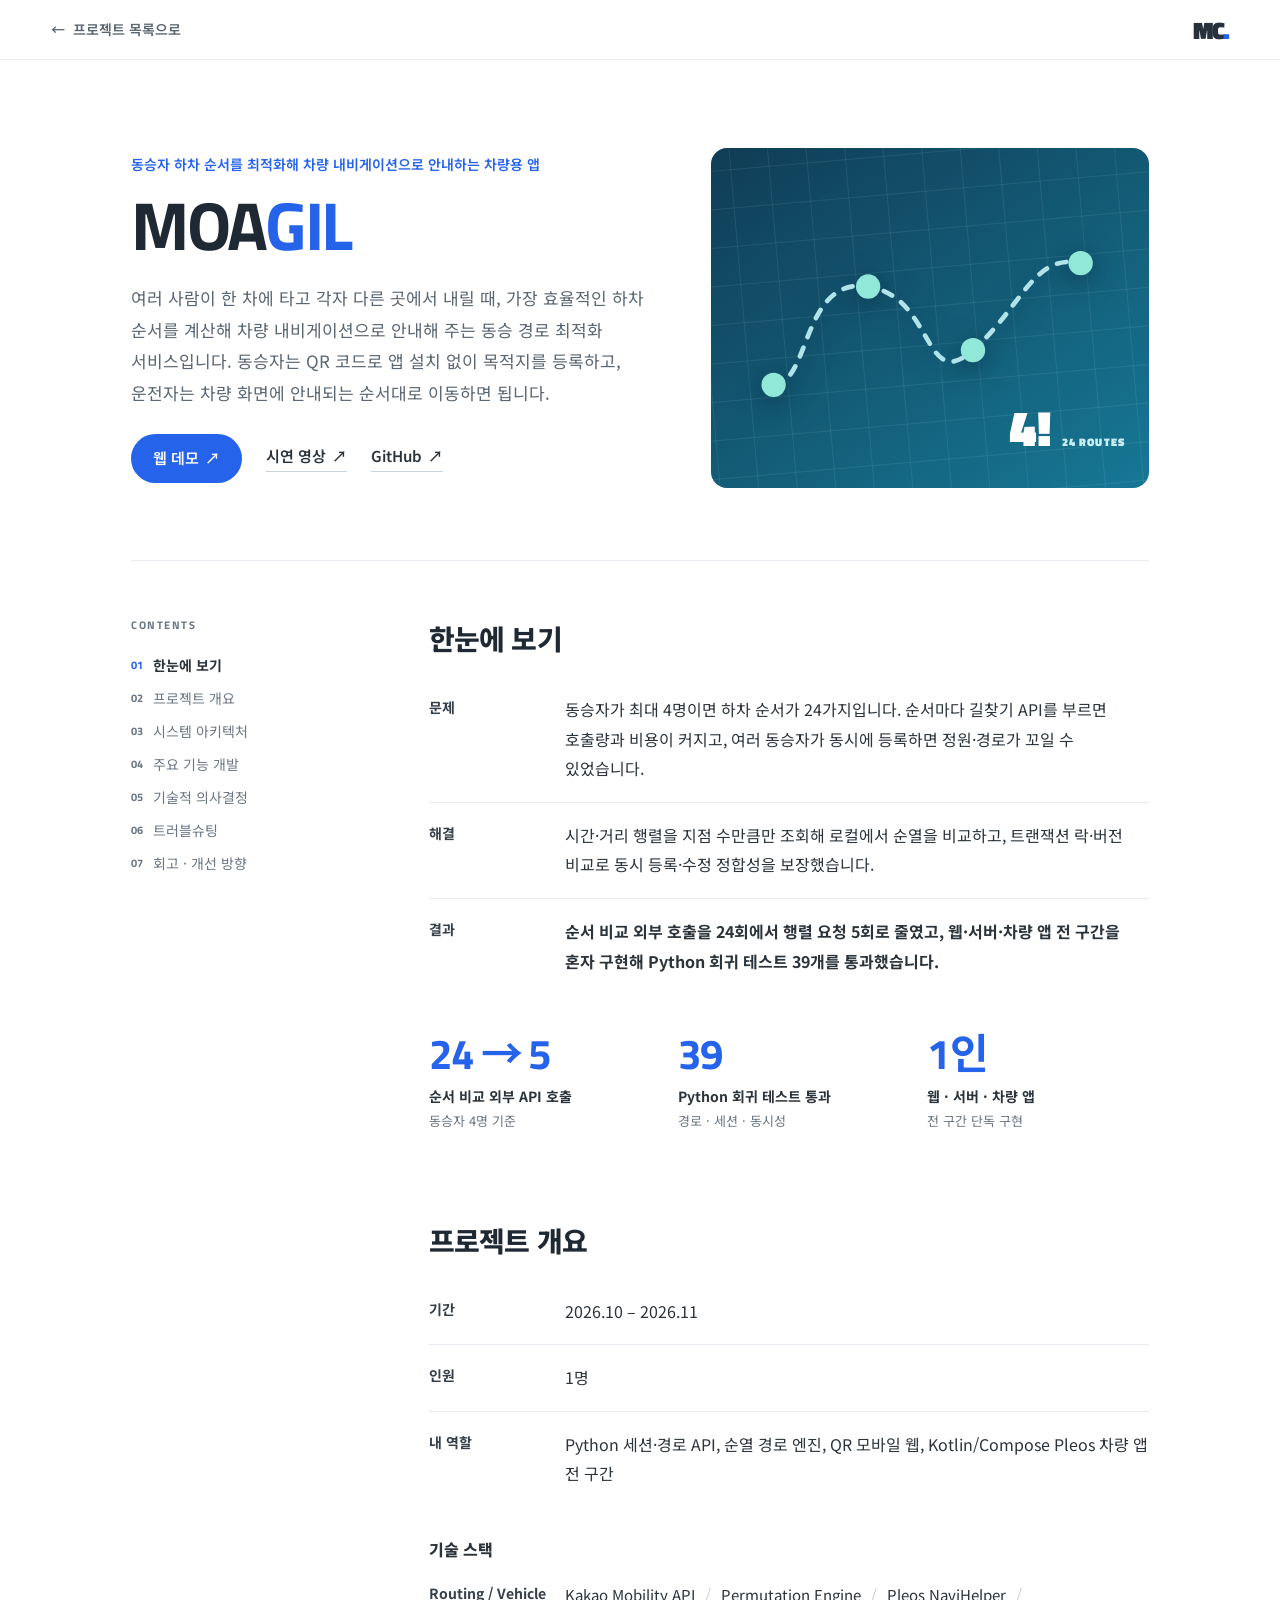
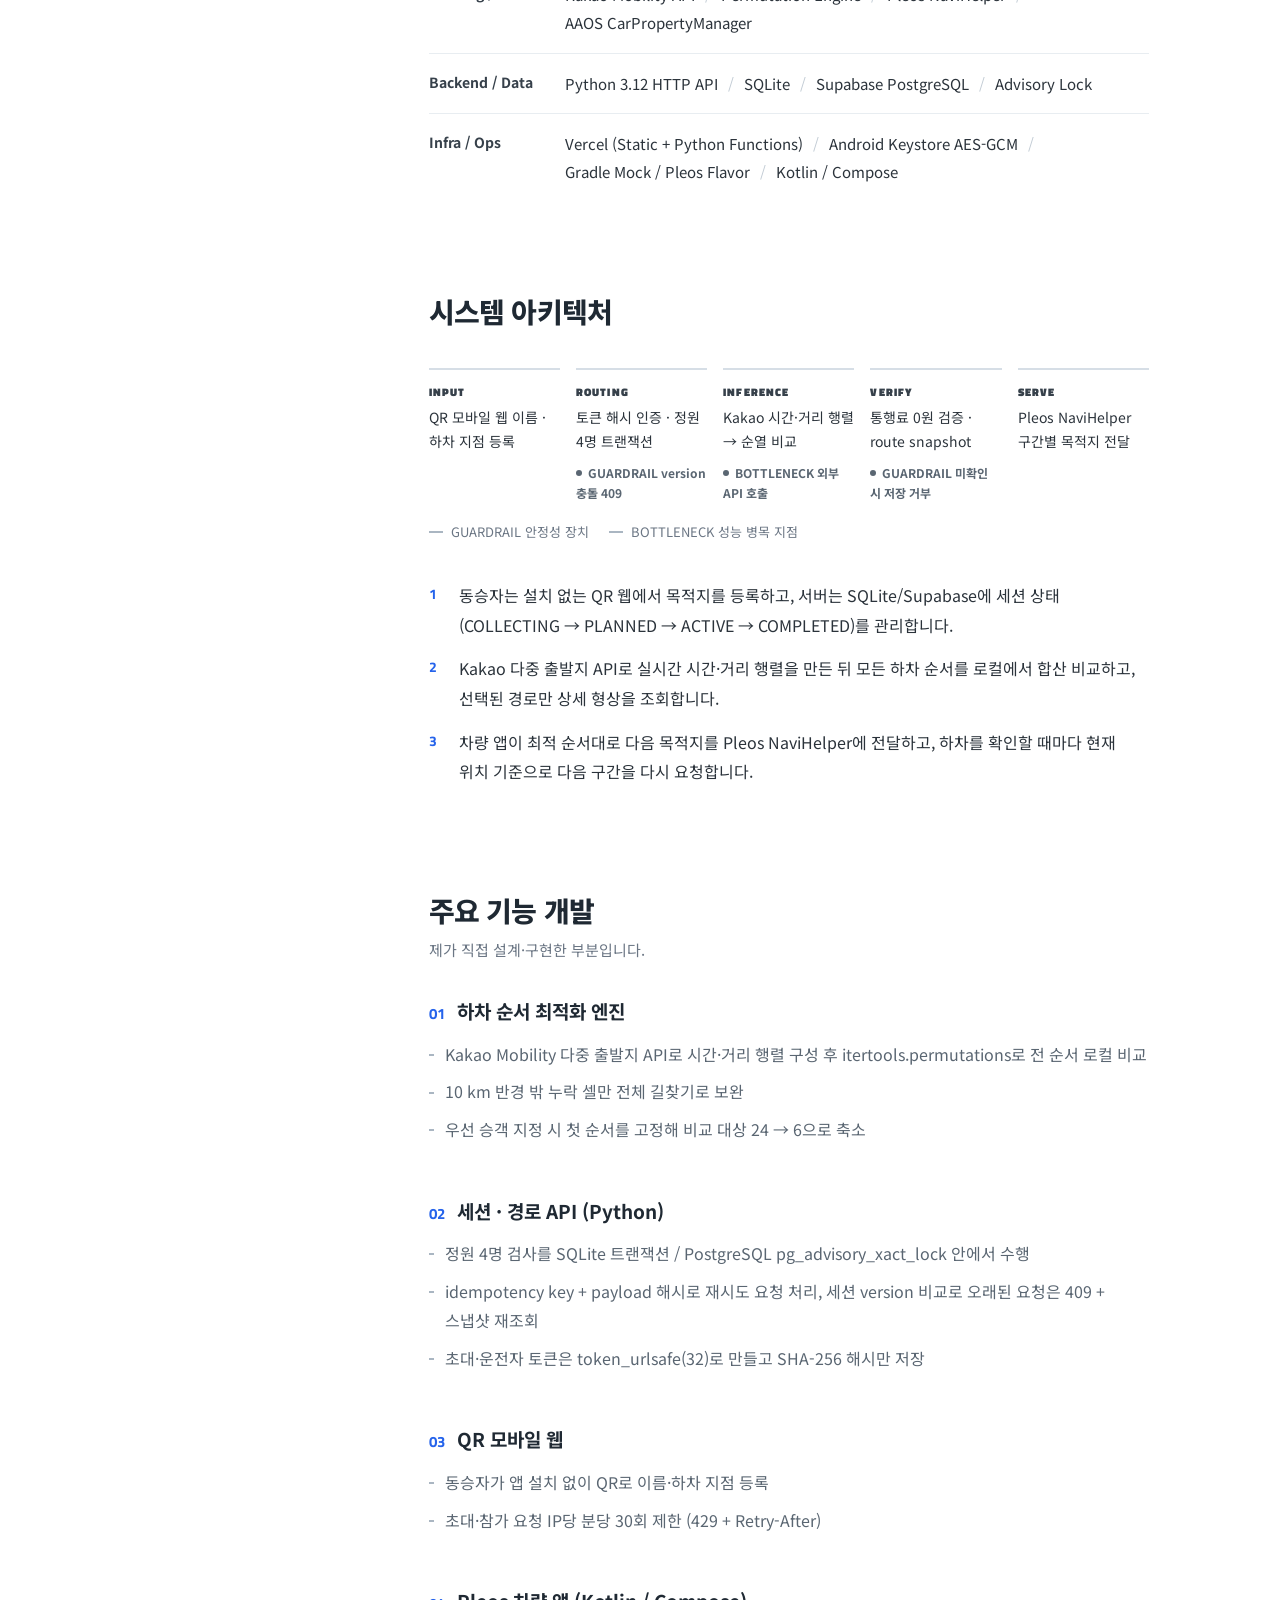
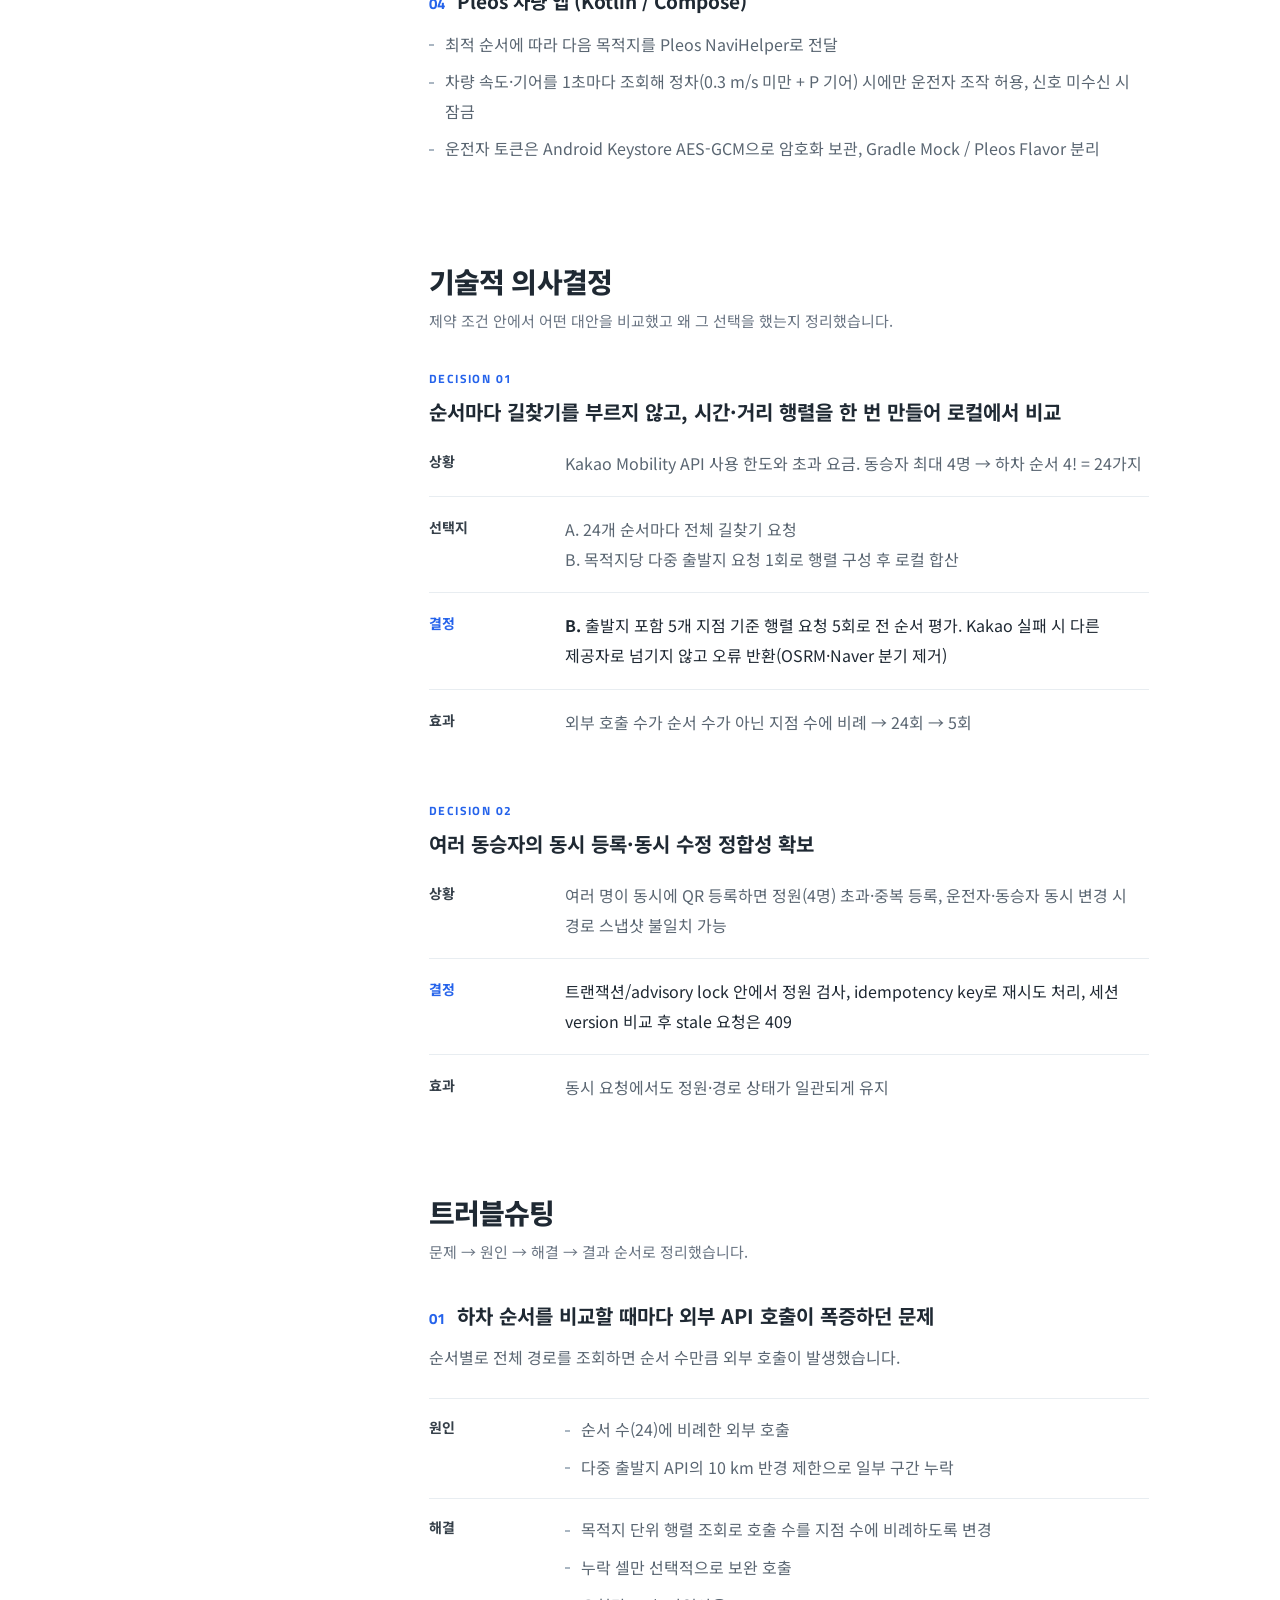
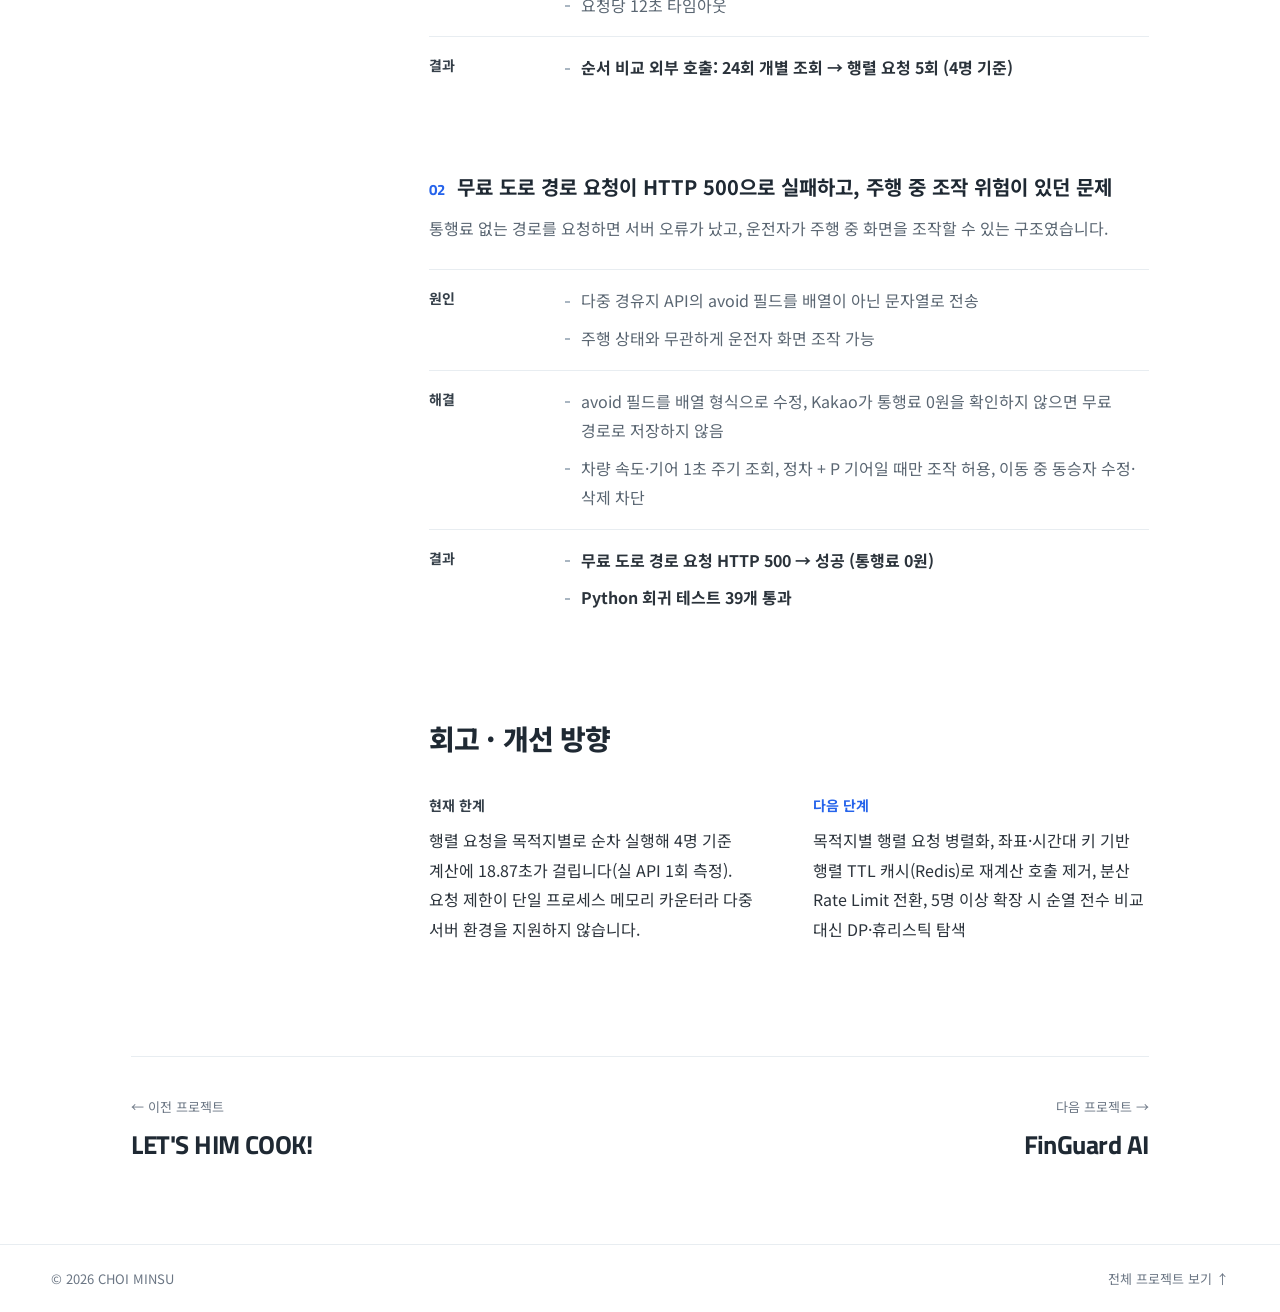
<file: docs/projects/moagil/index.html>
<!doctype html>
<html lang="ko">
<head>
  <meta charset="UTF-8" />
  <meta name="viewport" content="width=device-width, initial-scale=1.0" />
  <meta name="theme-color" content="#163956" />
  <meta name="description" content="동승자 하차 순서를 최적화해 차량 내비게이션으로 안내하는 차량용 앱 — 여러 사람이 한 차에 타고 각자 다른 곳에서 내릴 때, 가장 효율적인 하차 순서를 계산해 차량 내비게이션으로 안내해 주는 동승 경로 최적화 서비스입니다. 동승자는…" />
  <meta property="og:type" content="article" />
  <meta property="og:title" content="MOAGIL | CHOI MINSU Portfolio" />
  <meta property="og:description" content="동승자 하차 순서를 최적화해 차량 내비게이션으로 안내하는 차량용 앱" />
  <title>MOAGIL | CHOI MINSU Portfolio</title>
  <link rel="icon" type="image/svg+xml" href="../../favicon.svg?v=navy-20261115" />
  <link rel="preconnect" href="https://fonts.googleapis.com" />
  <link rel="preconnect" href="https://fonts.gstatic.com" crossorigin />
  <link href="https://fonts.googleapis.com/css2?family=Mulish:wght@400;500;600;700;800&family=Noto+Sans+KR:wght@400;500;600;700;800&family=Titillium+Web:wght@400;600;700;800&display=swap" rel="stylesheet" />
  <link rel="stylesheet" href="../../styles.css?v=minimal-20261125" />
  <link rel="stylesheet" href="../../project.css?v=label-20261127" />
  <script defer src="../../project.js?v=minimal-20261125"></script>
</head>
<body class="pd-page">
  <div class="reading-progress" id="reading-progress" aria-hidden="true"></div>
  <header class="pd-topbar">
    <a class="pd-back" href="../../#project-moagil"><span aria-hidden="true">←</span> 프로젝트 목록으로</a>
    <a class="pd-brand" href="../../">MC<span>.</span></a>
  </header>

  <main class="pd-main">
    <section class="pd-hero">
      <div class="pd-hero-text">
        <p class="pd-tagline">동승자 하차 순서를 최적화해 차량 내비게이션으로 안내하는 차량용 앱</p>
        <h1>MOA<span>GIL</span></h1>
        <p class="pd-desc">여러 사람이 한 차에 타고 각자 다른 곳에서 내릴 때, 가장 효율적인 하차 순서를 계산해 차량 내비게이션으로 안내해 주는 동승 경로 최적화 서비스입니다. 동승자는 QR 코드로 앱 설치 없이 목적지를 등록하고, 운전자는 차량 화면에 안내되는 순서대로 이동하면 됩니다.</p>
        
        <div class="pd-cta"><a class="pd-btn pd-btn-primary" href="https://moagil-eta.vercel.app/" target="_blank" rel="noopener noreferrer">웹 데모 <span aria-hidden="true">↗</span></a><a class="pd-btn" href="https://youtu.be/u-7vw_0MuKI" target="_blank" rel="noopener noreferrer">시연 영상 <span aria-hidden="true">↗</span></a><a class="pd-btn" href="https://github.com/kimps005/MOAGIL" target="_blank" rel="noopener noreferrer">GitHub <span aria-hidden="true">↗</span></a></div>
      </div>
      <div class="pd-hero-visual">
        <div class="project-visual visual-route" aria-hidden="true">
          <div class="route-grid"></div>
          <svg class="route-svg" viewBox="0 0 440 270" role="presentation" focusable="false"><path d="M53 206 C92 206 83 90 154 101 S213 216 266 169 S331 65 381 76" fill="none" stroke="#B0E3EA" stroke-width="5" stroke-linecap="round" stroke-dasharray="10 12"/><circle cx="53" cy="206" r="13" fill="#91E8D9"/><circle cx="154" cy="101" r="13" fill="#91E8D9"/><circle cx="266" cy="169" r="13" fill="#91E8D9"/><circle cx="381" cy="76" r="13" fill="#91E8D9"/></svg>
          <div class="route-counter"><b>4!</b><span>24 ROUTES</span></div>
        </div>
      </div>
    </section>

    <div class="pd-layout">
      <nav class="pd-toc" aria-label="목차">
        <p>CONTENTS</p>
        <ol><li><a href="#summary"><b>01</b>한눈에 보기</a></li><li><a href="#overview"><b>02</b>프로젝트 개요</a></li><li><a href="#architecture"><b>03</b>시스템 아키텍처</a></li><li><a href="#features"><b>04</b>주요 기능 개발</a></li><li><a href="#decisions"><b>05</b>기술적 의사결정</a></li><li><a href="#troubleshooting"><b>06</b>트러블슈팅</a></li><li><a href="#retrospective"><b>07</b>회고 · 개선 방향</a></li></ol>
      </nav>
      <div class="pd-content">
        <section class="pd-section" id="summary" aria-labelledby="summary-title">
          <h2 id="summary-title">한눈에 보기</h2>
          <dl class="pd-tldr"><div class="pd-tldr-row is-problem"><dt>문제</dt><dd>동승자가 최대 4명이면 하차 순서가 24가지입니다. 순서마다 길찾기 API를 부르면 호출량과 비용이 커지고, 여러 동승자가 동시에 등록하면 정원·경로가 꼬일 수 있었습니다.</dd></div><div class="pd-tldr-row is-solution"><dt>해결</dt><dd>시간·거리 행렬을 지점 수만큼만 조회해 로컬에서 순열을 비교하고, 트랜잭션 락·버전 비교로 동시 등록·수정 정합성을 보장했습니다.</dd></div><div class="pd-tldr-row is-result"><dt>결과</dt><dd>순서 비교 외부 호출을 24회에서 행렬 요청 5회로 줄였고, 웹·서버·차량 앱 전 구간을 혼자 구현해 Python 회귀 테스트 39개를 통과했습니다.</dd></div></dl><div class="pd-metrics"><div class="pd-metric"><strong>24 → 5</strong><span>순서 비교 외부 API 호출</span><small>동승자 4명 기준</small></div><div class="pd-metric"><strong>39</strong><span>Python 회귀 테스트 통과</span><small>경로 · 세션 · 동시성</small></div><div class="pd-metric"><strong>1인</strong><span>웹 · 서버 · 차량 앱</span><small>전 구간 단독 구현</small></div></div>
        </section>
        <section class="pd-section" id="overview" aria-labelledby="overview-title">
          <h2 id="overview-title">프로젝트 개요</h2>
          <dl class="pd-info">
            <div><dt>기간</dt><dd>2026.10 – 2026.11</dd></div>
            <div><dt>인원</dt><dd>1명</dd></div>
            <div class="is-wide"><dt>내 역할</dt><dd>Python 세션·경로 API, 순열 경로 엔진, QR 모바일 웹, Kotlin/Compose Pleos 차량 앱 전 구간</dd></div>
          </dl>
          <h3 class="pd-subtitle">기술 스택</h3>
          <div class="stack-groups">
            <div class="stack-row"><span class="stack-label">Routing / Vehicle</span><div class="tech-chips"><span>Kakao Mobility API</span><span>Permutation Engine</span><span>Pleos NaviHelper</span><span>AAOS CarPropertyManager</span></div></div>
            <div class="stack-row"><span class="stack-label">Backend / Data</span><div class="tech-chips"><span>Python 3.12 HTTP API</span><span>SQLite</span><span>Supabase PostgreSQL</span><span>Advisory Lock</span></div></div>
            <div class="stack-row"><span class="stack-label">Infra / Ops</span><div class="tech-chips"><span>Vercel (Static + Python Functions)</span><span>Android Keystore AES-GCM</span><span>Gradle Mock / Pleos Flavor</span><span>Kotlin / Compose</span></div></div>
          </div>
        </section>
        <section class="pd-section" id="architecture" aria-labelledby="architecture-title">
          <h2 id="architecture-title">시스템 아키텍처</h2>
          <div class="pd-flow"><ol class="flow" aria-label="MOAGIL 데이터 흐름">
                <li><span>INPUT</span>QR 모바일 웹 이름 · 하차 지점 등록</li>
                <li class="is-guard"><span>ROUTING</span>토큰 해시 인증 · 정원 4명 트랜잭션<em>GUARDRAIL version 충돌 409</em></li>
                <li class="is-bottleneck"><span>INFERENCE</span>Kakao 시간·거리 행렬 → 순열 비교<em>BOTTLENECK 외부 API 호출</em></li>
                <li class="is-guard"><span>VERIFY</span>통행료 0원 검증 · route snapshot<em>GUARDRAIL 미확인 시 저장 거부</em></li>
                <li><span>SERVE</span>Pleos NaviHelper 구간별 목적지 전달</li>
              </ol></div>
          <div class="pd-legend"><span class="is-guard">GUARDRAIL 안정성 장치</span><span class="is-bottleneck">BOTTLENECK 성능 병목 지점</span></div>
          <ul class="pd-points"><li>동승자는 설치 없는 QR 웹에서 목적지를 등록하고, 서버는 SQLite/Supabase에 세션 상태(COLLECTING → PLANNED → ACTIVE → COMPLETED)를 관리합니다.</li><li>Kakao 다중 출발지 API로 실시간 시간·거리 행렬을 만든 뒤 모든 하차 순서를 로컬에서 합산 비교하고, 선택된 경로만 상세 형상을 조회합니다.</li><li>차량 앱이 최적 순서대로 다음 목적지를 Pleos NaviHelper에 전달하고, 하차를 확인할 때마다 현재 위치 기준으로 다음 구간을 다시 요청합니다.</li></ul>
        </section>
        <section class="pd-section" id="features" aria-labelledby="features-title">
          <h2 id="features-title">주요 기능 개발</h2><p class="pd-sec-lead">제가 직접 설계·구현한 부분입니다.</p>
          <div class="pd-features"><article class="pd-feature"><h3><span class="pd-num">01</span>하차 순서 최적화 엔진</h3><ul><li>Kakao Mobility 다중 출발지 API로 시간·거리 행렬 구성 후 itertools.permutations로 전 순서 로컬 비교</li><li>10 km 반경 밖 누락 셀만 전체 길찾기로 보완</li><li>우선 승객 지정 시 첫 순서를 고정해 비교 대상 24 → 6으로 축소</li></ul></article><article class="pd-feature"><h3><span class="pd-num">02</span>세션 · 경로 API (Python)</h3><ul><li>정원 4명 검사를 SQLite 트랜잭션 / PostgreSQL pg_advisory_xact_lock 안에서 수행</li><li>idempotency key + payload 해시로 재시도 요청 처리, 세션 version 비교로 오래된 요청은 409 + 스냅샷 재조회</li><li>초대·운전자 토큰은 token_urlsafe(32)로 만들고 SHA-256 해시만 저장</li></ul></article><article class="pd-feature"><h3><span class="pd-num">03</span>QR 모바일 웹</h3><ul><li>동승자가 앱 설치 없이 QR로 이름·하차 지점 등록</li><li>초대·참가 요청 IP당 분당 30회 제한 (429 + Retry-After)</li></ul></article><article class="pd-feature"><h3><span class="pd-num">04</span>Pleos 차량 앱 (Kotlin / Compose)</h3><ul><li>최적 순서에 따라 다음 목적지를 Pleos NaviHelper로 전달</li><li>차량 속도·기어를 1초마다 조회해 정차(0.3 m/s 미만 + P 기어) 시에만 운전자 조작 허용, 신호 미수신 시 잠금</li><li>운전자 토큰은 Android Keystore AES-GCM으로 암호화 보관, Gradle Mock / Pleos Flavor 분리</li></ul></article></div>
        </section>
        <section class="pd-section" id="decisions" aria-labelledby="decisions-title">
          <h2 id="decisions-title">기술적 의사결정</h2><p class="pd-sec-lead">제약 조건 안에서 어떤 대안을 비교했고 왜 그 선택을 했는지 정리했습니다.</p>
          <article class="pd-decision"><p class="pd-kicker">DECISION 01</p><h3>순서마다 길찾기를 부르지 않고, 시간·거리 행렬을 한 번 만들어 로컬에서 비교</h3><dl class="pd-kv"><div class="pd-kv-row is-x"><dt>상황</dt><dd>Kakao Mobility API 사용 한도와 초과 요금. 동승자 최대 4명 → 하차 순서 4! = 24가지</dd></div><div class="pd-kv-row is-x"><dt>선택지</dt><dd>A. 24개 순서마다 전체 길찾기 요청<br>B. 목적지당 다중 출발지 요청 1회로 행렬 구성 후 로컬 합산</dd></div><div class="pd-kv-row is-choice"><dt>결정</dt><dd><b>B.</b> 출발지 포함 5개 지점 기준 행렬 요청 5회로 전 순서 평가. Kakao 실패 시 다른 제공자로 넘기지 않고 오류 반환(OSRM·Naver 분기 제거)</dd></div><div class="pd-kv-row is-x"><dt>효과</dt><dd>외부 호출 수가 순서 수가 아닌 지점 수에 비례 → 24회 → 5회</dd></div></dl></article><article class="pd-decision"><p class="pd-kicker">DECISION 02</p><h3>여러 동승자의 동시 등록·동시 수정 정합성 확보</h3><dl class="pd-kv"><div class="pd-kv-row is-x"><dt>상황</dt><dd>여러 명이 동시에 QR 등록하면 정원(4명) 초과·중복 등록, 운전자·동승자 동시 변경 시 경로 스냅샷 불일치 가능</dd></div><div class="pd-kv-row is-choice"><dt>결정</dt><dd>트랜잭션/advisory lock 안에서 정원 검사, idempotency key로 재시도 처리, 세션 version 비교 후 stale 요청은 409</dd></div><div class="pd-kv-row is-x"><dt>효과</dt><dd>동시 요청에서도 정원·경로 상태가 일관되게 유지</dd></div></dl></article>
        </section>
        <section class="pd-section" id="troubleshooting" aria-labelledby="troubleshooting-title">
          <h2 id="troubleshooting-title">트러블슈팅</h2><p class="pd-sec-lead">문제 → 원인 → 해결 → 결과 순서로 정리했습니다.</p>
          <article class="pd-issue">
          <h3><span class="pd-num">01</span>하차 순서를 비교할 때마다 외부 API 호출이 폭증하던 문제</h3>
          <p class="pd-issue-lead">순서별로 전체 경로를 조회하면 순서 수만큼 외부 호출이 발생했습니다.</p>
          <div class="pd-steps">
            <div class="pd-step is-cause"><h4>원인</h4><ul><li>순서 수(24)에 비례한 외부 호출</li><li>다중 출발지 API의 10 km 반경 제한으로 일부 구간 누락</li></ul></div>
            <div class="pd-step is-fix"><h4>해결</h4><ul><li>목적지 단위 행렬 조회로 호출 수를 지점 수에 비례하도록 변경</li><li>누락 셀만 선택적으로 보완 호출</li><li>요청당 12초 타임아웃</li></ul></div>
            <div class="pd-step is-result"><h4>결과</h4><ul><li>순서 비교 외부 호출: 24회 개별 조회 → 행렬 요청 5회 (4명 기준)</li></ul></div>
          </div>
        </article><article class="pd-issue">
          <h3><span class="pd-num">02</span>무료 도로 경로 요청이 HTTP 500으로 실패하고, 주행 중 조작 위험이 있던 문제</h3>
          <p class="pd-issue-lead">통행료 없는 경로를 요청하면 서버 오류가 났고, 운전자가 주행 중 화면을 조작할 수 있는 구조였습니다.</p>
          <div class="pd-steps">
            <div class="pd-step is-cause"><h4>원인</h4><ul><li>다중 경유지 API의 avoid 필드를 배열이 아닌 문자열로 전송</li><li>주행 상태와 무관하게 운전자 화면 조작 가능</li></ul></div>
            <div class="pd-step is-fix"><h4>해결</h4><ul><li>avoid 필드를 배열 형식으로 수정, Kakao가 통행료 0원을 확인하지 않으면 무료 경로로 저장하지 않음</li><li>차량 속도·기어 1초 주기 조회, 정차 + P 기어일 때만 조작 허용, 이동 중 동승자 수정·삭제 차단</li></ul></div>
            <div class="pd-step is-result"><h4>결과</h4><ul><li>무료 도로 경로 요청 HTTP 500 → 성공 (통행료 0원)</li><li>Python 회귀 테스트 39개 통과</li></ul></div>
          </div>
        </article>
        </section>
        <section class="pd-section" id="retrospective" aria-labelledby="retrospective-title">
          <h2 id="retrospective-title">회고 · 개선 방향</h2>
          <div class="pd-retro">
            <div><h3>현재 한계</h3><p>행렬 요청을 목적지별로 순차 실행해 4명 기준 계산에 18.87초가 걸립니다(실 API 1회 측정). 요청 제한이 단일 프로세스 메모리 카운터라 다중 서버 환경을 지원하지 않습니다.</p></div>
            <div><h3>다음 단계</h3><p>목적지별 행렬 요청 병렬화, 좌표·시간대 키 기반 행렬 TTL 캐시(Redis)로 재계산 호출 제거, 분산 Rate Limit 전환, 5명 이상 확장 시 순열 전수 비교 대신 DP·휴리스틱 탐색</p></div>
          </div>
        </section>
      </div>
    </div>

    <nav class="pd-pager" aria-label="다른 프로젝트"><a class="pd-pager-link is-prev" href="../lets-him-cook/"><small>← 이전 프로젝트</small><b>LET&#x27;S HIM COOK!</b></a><a class="pd-pager-link is-next" href="../finguard-ai/"><small>다음 프로젝트 →</small><b>FinGuard AI</b></a></nav>
  </main>

  <footer class="pd-footer"><span>© 2026 CHOI MINSU</span><a href="../../#projects">전체 프로젝트 보기 ↑</a></footer>
</body>
</html>
</file>
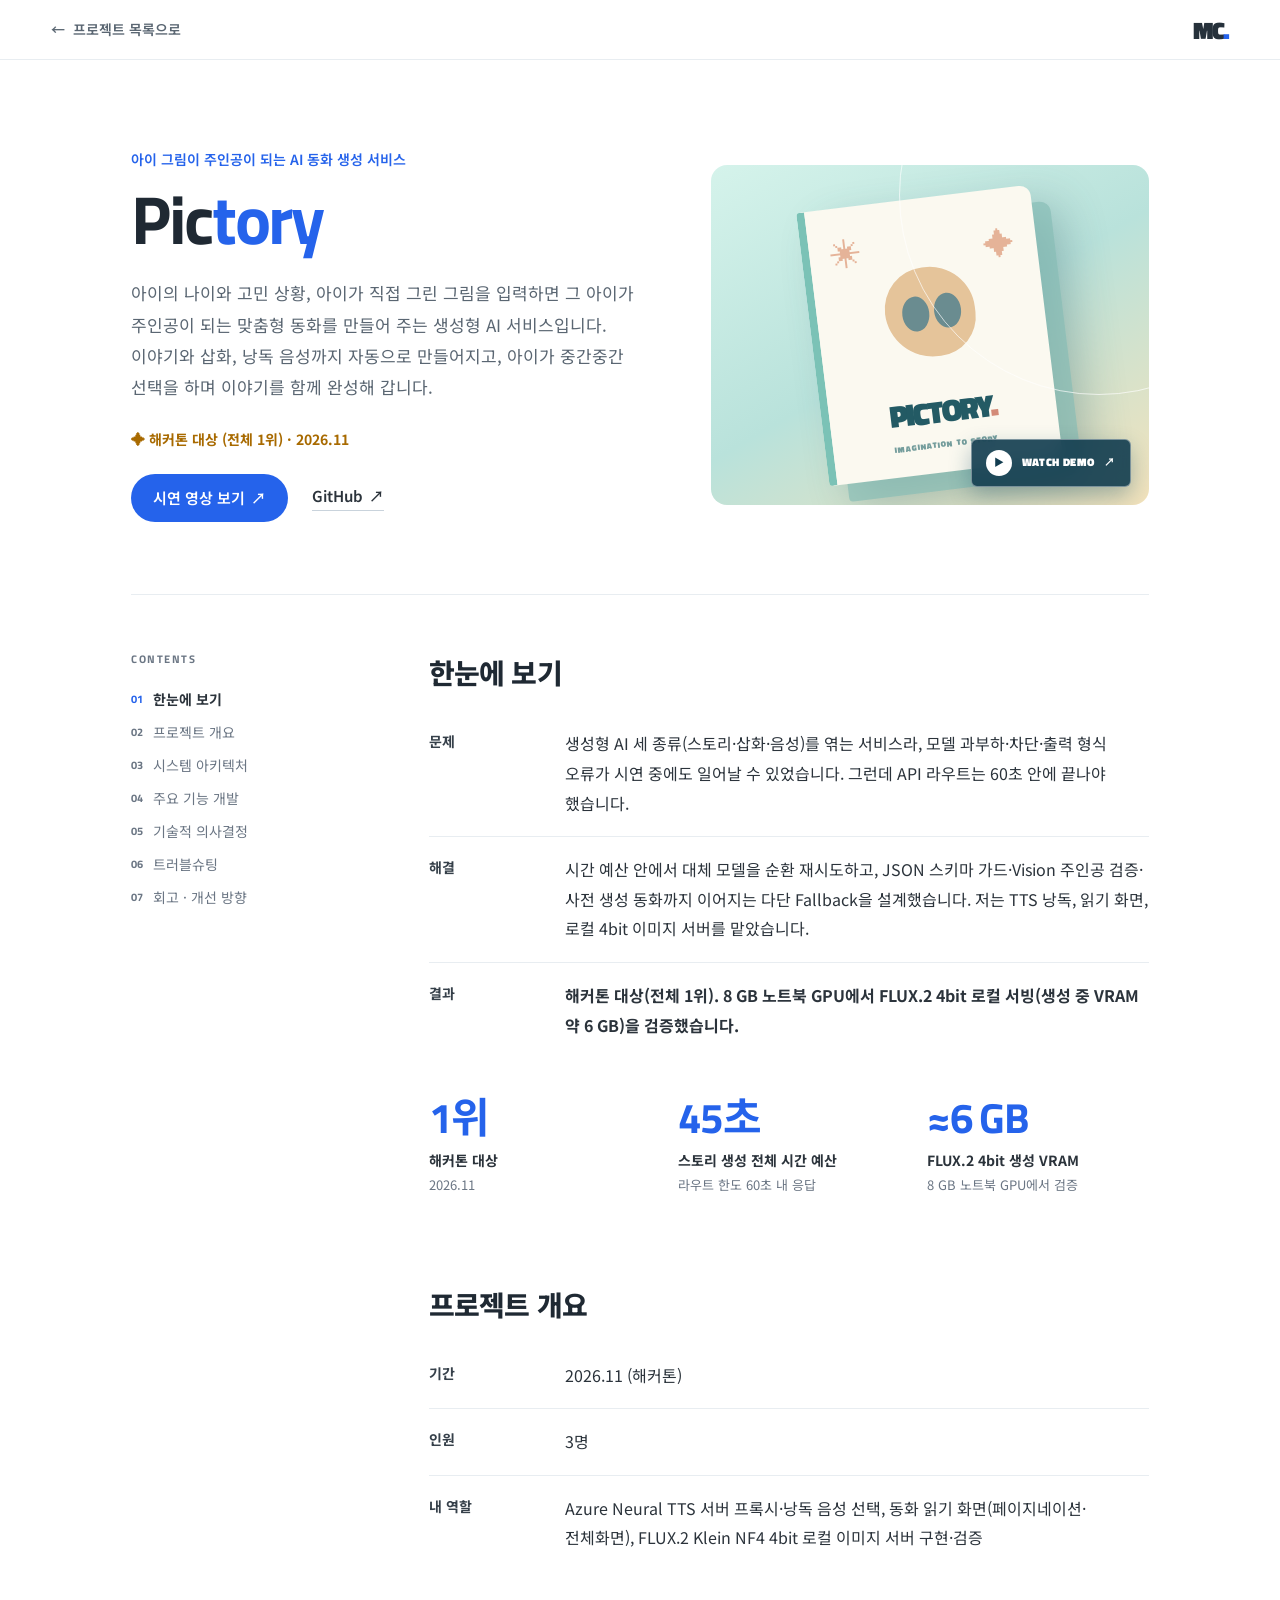
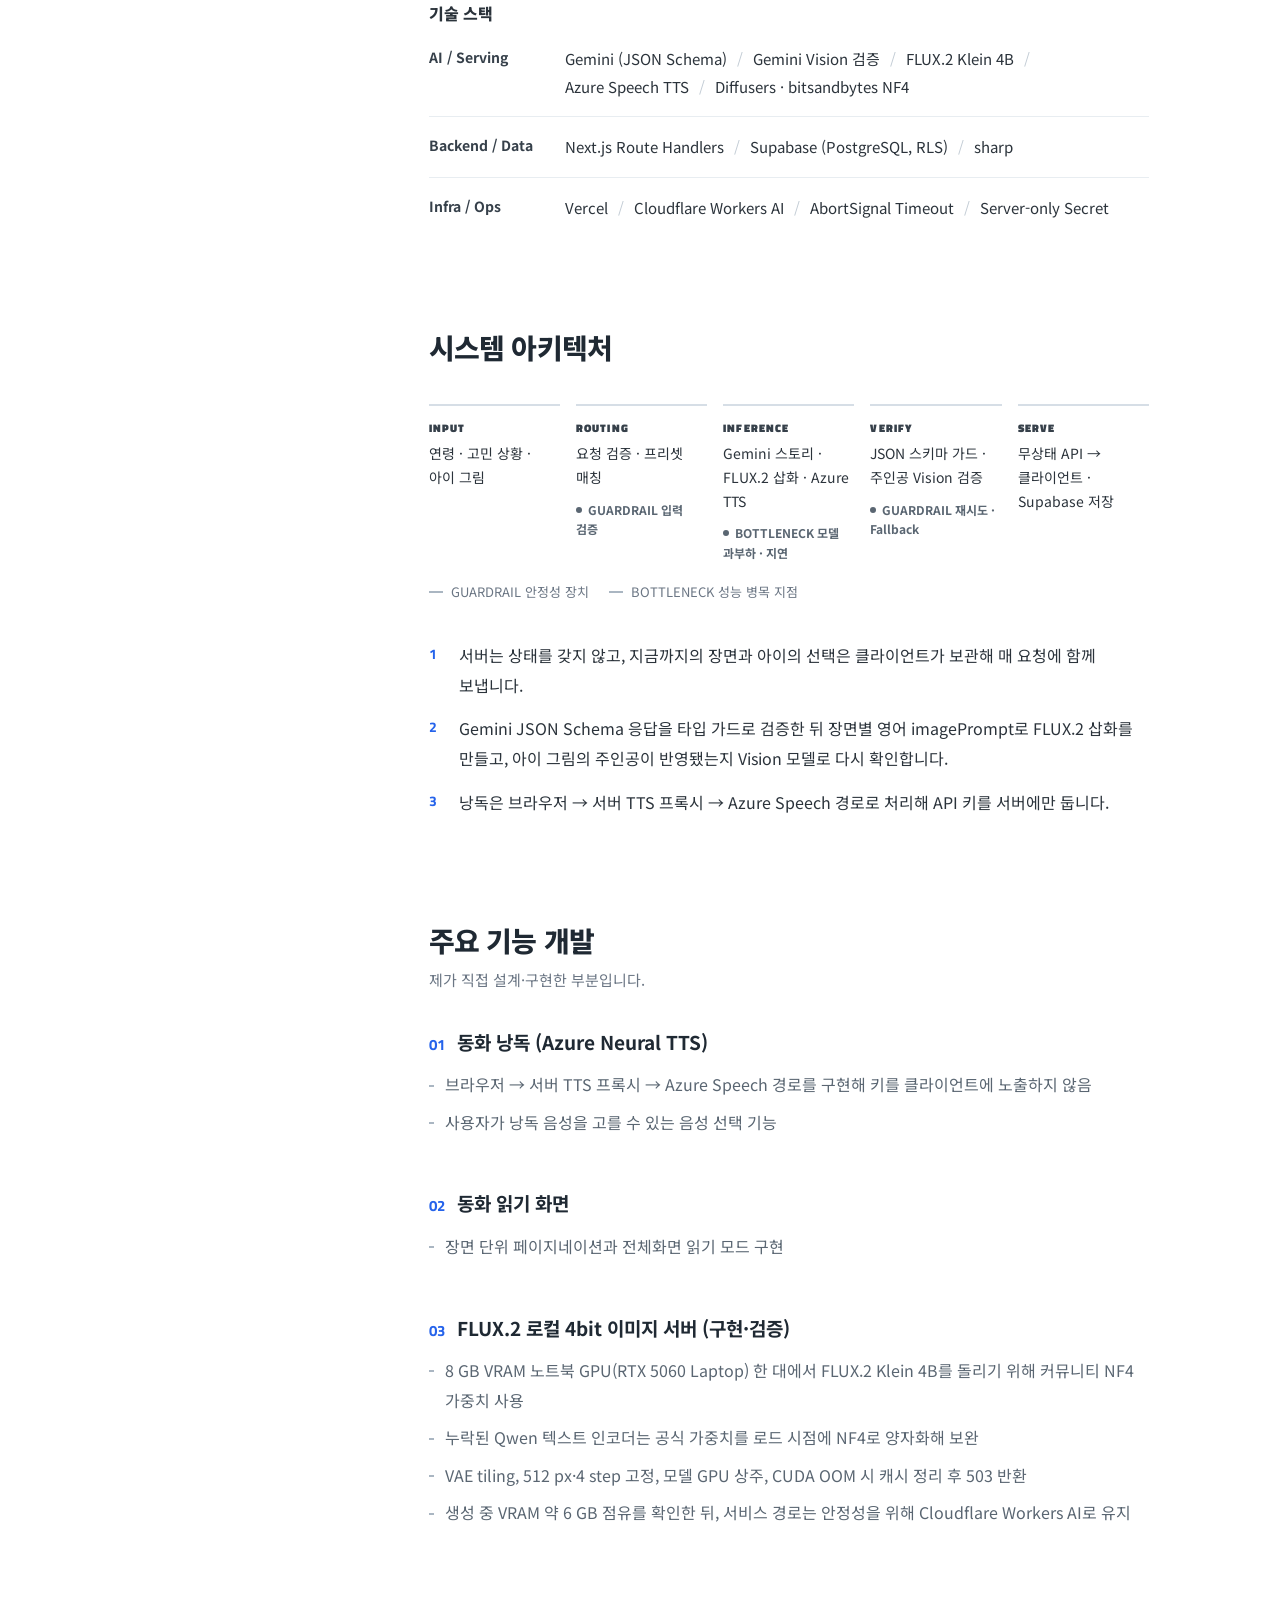
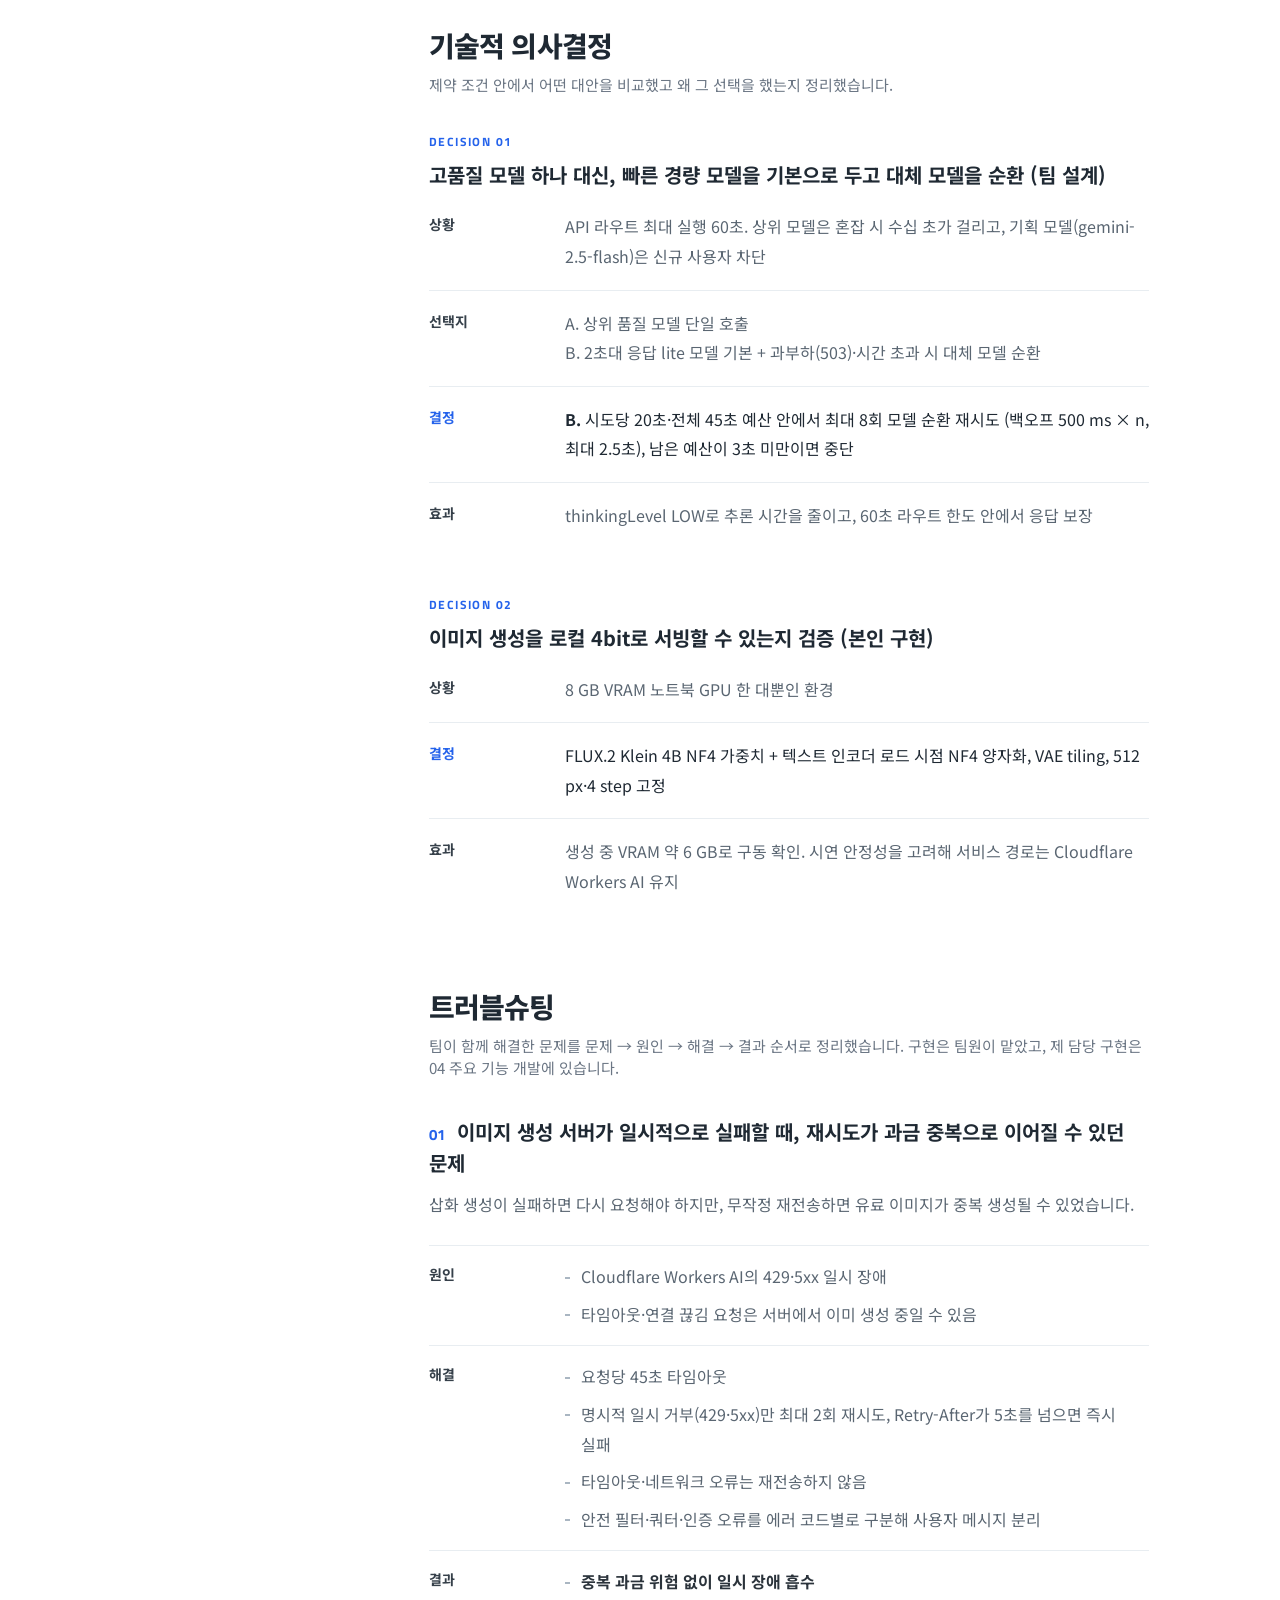
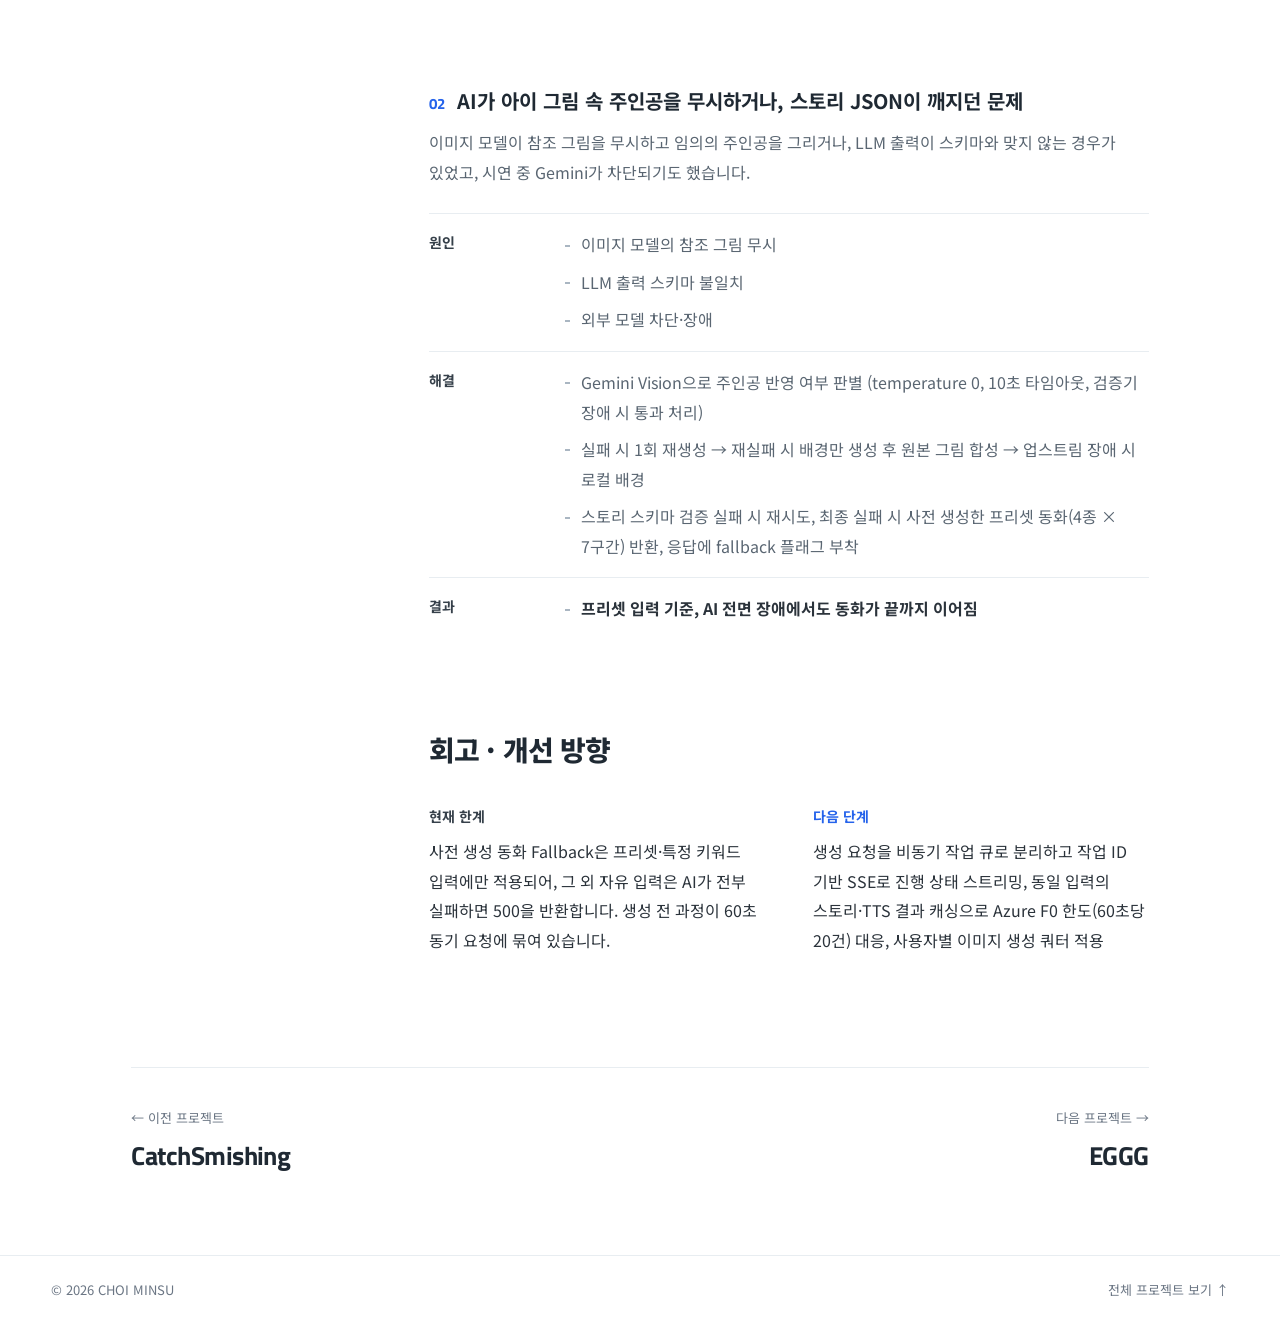
<file: docs/projects/pictory/index.html>
<!doctype html>
<html lang="ko">
<head>
  <meta charset="UTF-8" />
  <meta name="viewport" content="width=device-width, initial-scale=1.0" />
  <meta name="theme-color" content="#163956" />
  <meta name="description" content="아이 그림이 주인공이 되는 AI 동화 생성 서비스 — 아이의 나이와 고민 상황, 아이가 직접 그린 그림을 입력하면 그 아이가 주인공이 되는 맞춤형 동화를 만들어 주는 생성형 AI 서비스입니다. 이야기와 삽화, 낭독 …" />
  <meta property="og:type" content="article" />
  <meta property="og:title" content="Pictory | CHOI MINSU Portfolio" />
  <meta property="og:description" content="아이 그림이 주인공이 되는 AI 동화 생성 서비스" />
  <title>Pictory | CHOI MINSU Portfolio</title>
  <link rel="icon" type="image/svg+xml" href="../../favicon.svg?v=navy-20261115" />
  <link rel="preconnect" href="https://fonts.googleapis.com" />
  <link rel="preconnect" href="https://fonts.gstatic.com" crossorigin />
  <link href="https://fonts.googleapis.com/css2?family=Mulish:wght@400;500;600;700;800&family=Noto+Sans+KR:wght@400;500;600;700;800&family=Titillium+Web:wght@400;600;700;800&display=swap" rel="stylesheet" />
  <link rel="stylesheet" href="../../styles.css?v=minimal-20261125" />
  <link rel="stylesheet" href="../../project.css?v=label-20261127" />
  <script defer src="../../project.js?v=minimal-20261125"></script>
</head>
<body class="pd-page">
  <div class="reading-progress" id="reading-progress" aria-hidden="true"></div>
  <header class="pd-topbar">
    <a class="pd-back" href="../../#project-pictory"><span aria-hidden="true">←</span> 프로젝트 목록으로</a>
    <a class="pd-brand" href="../../">MC<span>.</span></a>
  </header>

  <main class="pd-main">
    <section class="pd-hero">
      <div class="pd-hero-text">
        <p class="pd-tagline">아이 그림이 주인공이 되는 AI 동화 생성 서비스</p>
        <h1>Pic<span>tory</span></h1>
        <p class="pd-desc">아이의 나이와 고민 상황, 아이가 직접 그린 그림을 입력하면 그 아이가 주인공이 되는 맞춤형 동화를 만들어 주는 생성형 AI 서비스입니다. 이야기와 삽화, 낭독 음성까지 자동으로 만들어지고, 아이가 중간중간 선택을 하며 이야기를 함께 완성해 갑니다.</p>
        <p class="pd-award"><span aria-hidden="true">✦</span> 해커톤 대상 (전체 1위) · 2026.11</p>
        <div class="pd-cta"><a class="pd-btn pd-btn-primary" href="https://www.youtube.com/watch?v=YQvHdezsk_4" target="_blank" rel="noopener noreferrer">시연 영상 보기 <span aria-hidden="true">↗</span></a><a class="pd-btn" href="https://github.com/kimps005/Pictory" target="_blank" rel="noopener noreferrer">GitHub <span aria-hidden="true">↗</span></a></div>
      </div>
      <div class="pd-hero-visual">
        <div class="project-visual visual-pictory">
          <div class="story-book"><span class="book-star star-one">✦</span><span class="book-star star-two">✳</span><div class="book-illustration"><span></span><i></i><b></b></div><div class="book-name">PICTORY<span>.</span></div><p>IMAGINATION TO STORY</p></div>
          <div class="story-circle" aria-hidden="true"></div>
          <a class="pictory-video-overlay" href="https://www.youtube.com/watch?v=YQvHdezsk_4" target="_blank" rel="noopener noreferrer" aria-label="픽토리 시연 영상 YouTube에서 보기"><span class="pictory-play" aria-hidden="true">▶</span><span>WATCH DEMO</span><span aria-hidden="true">↗</span></a>
        </div>
      </div>
    </section>

    <div class="pd-layout">
      <nav class="pd-toc" aria-label="목차">
        <p>CONTENTS</p>
        <ol><li><a href="#summary"><b>01</b>한눈에 보기</a></li><li><a href="#overview"><b>02</b>프로젝트 개요</a></li><li><a href="#architecture"><b>03</b>시스템 아키텍처</a></li><li><a href="#features"><b>04</b>주요 기능 개발</a></li><li><a href="#decisions"><b>05</b>기술적 의사결정</a></li><li><a href="#troubleshooting"><b>06</b>트러블슈팅</a></li><li><a href="#retrospective"><b>07</b>회고 · 개선 방향</a></li></ol>
      </nav>
      <div class="pd-content">
        <section class="pd-section" id="summary" aria-labelledby="summary-title">
          <h2 id="summary-title">한눈에 보기</h2>
          <dl class="pd-tldr"><div class="pd-tldr-row is-problem"><dt>문제</dt><dd>생성형 AI 세 종류(스토리·삽화·음성)를 엮는 서비스라, 모델 과부하·차단·출력 형식 오류가 시연 중에도 일어날 수 있었습니다. 그런데 API 라우트는 60초 안에 끝나야 했습니다.</dd></div><div class="pd-tldr-row is-solution"><dt>해결</dt><dd>시간 예산 안에서 대체 모델을 순환 재시도하고, JSON 스키마 가드·Vision 주인공 검증·사전 생성 동화까지 이어지는 다단 Fallback을 설계했습니다. 저는 TTS 낭독, 읽기 화면, 로컬 4bit 이미지 서버를 맡았습니다.</dd></div><div class="pd-tldr-row is-result"><dt>결과</dt><dd>해커톤 대상(전체 1위). 8 GB 노트북 GPU에서 FLUX.2 4bit 로컬 서빙(생성 중 VRAM 약 6 GB)을 검증했습니다.</dd></div></dl><div class="pd-metrics"><div class="pd-metric"><strong>1위</strong><span>해커톤 대상</span><small>2026.11</small></div><div class="pd-metric"><strong>45초</strong><span>스토리 생성 전체 시간 예산</span><small>라우트 한도 60초 내 응답</small></div><div class="pd-metric"><strong>≈6 GB</strong><span>FLUX.2 4bit 생성 VRAM</span><small>8 GB 노트북 GPU에서 검증</small></div></div>
        </section>
        <section class="pd-section" id="overview" aria-labelledby="overview-title">
          <h2 id="overview-title">프로젝트 개요</h2>
          <dl class="pd-info">
            <div><dt>기간</dt><dd>2026.11 (해커톤)</dd></div>
            <div><dt>인원</dt><dd>3명</dd></div>
            <div class="is-wide"><dt>내 역할</dt><dd>Azure Neural TTS 서버 프록시·낭독 음성 선택, 동화 읽기 화면(페이지네이션·전체화면), FLUX.2 Klein NF4 4bit 로컬 이미지 서버 구현·검증</dd></div>
          </dl>
          <h3 class="pd-subtitle">기술 스택</h3>
          <div class="stack-groups">
            <div class="stack-row"><span class="stack-label">AI / Serving</span><div class="tech-chips"><span>Gemini (JSON Schema)</span><span>Gemini Vision 검증</span><span>FLUX.2 Klein 4B</span><span>Azure Speech TTS</span><span>Diffusers · bitsandbytes NF4</span></div></div>
            <div class="stack-row"><span class="stack-label">Backend / Data</span><div class="tech-chips"><span>Next.js Route Handlers</span><span>Supabase (PostgreSQL, RLS)</span><span>sharp</span></div></div>
            <div class="stack-row"><span class="stack-label">Infra / Ops</span><div class="tech-chips"><span>Vercel</span><span>Cloudflare Workers AI</span><span>AbortSignal Timeout</span><span>Server-only Secret</span></div></div>
          </div>
        </section>
        <section class="pd-section" id="architecture" aria-labelledby="architecture-title">
          <h2 id="architecture-title">시스템 아키텍처</h2>
          <div class="pd-flow"><ol class="flow" aria-label="Pictory 데이터 흐름">
                <li><span>INPUT</span>연령 · 고민 상황 · 아이 그림</li>
                <li class="is-guard"><span>ROUTING</span>요청 검증 · 프리셋 매칭<em>GUARDRAIL 입력 검증</em></li>
                <li class="is-bottleneck"><span>INFERENCE</span>Gemini 스토리 · FLUX.2 삽화 · Azure TTS<em>BOTTLENECK 모델 과부하 · 지연</em></li>
                <li class="is-guard"><span>VERIFY</span>JSON 스키마 가드 · 주인공 Vision 검증<em>GUARDRAIL 재시도 · Fallback</em></li>
                <li><span>SERVE</span>무상태 API → 클라이언트 · Supabase 저장</li>
              </ol></div>
          <div class="pd-legend"><span class="is-guard">GUARDRAIL 안정성 장치</span><span class="is-bottleneck">BOTTLENECK 성능 병목 지점</span></div>
          <ul class="pd-points"><li>서버는 상태를 갖지 않고, 지금까지의 장면과 아이의 선택은 클라이언트가 보관해 매 요청에 함께 보냅니다.</li><li>Gemini JSON Schema 응답을 타입 가드로 검증한 뒤 장면별 영어 imagePrompt로 FLUX.2 삽화를 만들고, 아이 그림의 주인공이 반영됐는지 Vision 모델로 다시 확인합니다.</li><li>낭독은 브라우저 → 서버 TTS 프록시 → Azure Speech 경로로 처리해 API 키를 서버에만 둡니다.</li></ul>
        </section>
        <section class="pd-section" id="features" aria-labelledby="features-title">
          <h2 id="features-title">주요 기능 개발</h2><p class="pd-sec-lead">제가 직접 설계·구현한 부분입니다.</p>
          <div class="pd-features"><article class="pd-feature"><h3><span class="pd-num">01</span>동화 낭독 (Azure Neural TTS)</h3><ul><li>브라우저 → 서버 TTS 프록시 → Azure Speech 경로를 구현해 키를 클라이언트에 노출하지 않음</li><li>사용자가 낭독 음성을 고를 수 있는 음성 선택 기능</li></ul></article><article class="pd-feature"><h3><span class="pd-num">02</span>동화 읽기 화면</h3><ul><li>장면 단위 페이지네이션과 전체화면 읽기 모드 구현</li></ul></article><article class="pd-feature"><h3><span class="pd-num">03</span>FLUX.2 로컬 4bit 이미지 서버 (구현·검증)</h3><ul><li>8 GB VRAM 노트북 GPU(RTX 5060 Laptop) 한 대에서 FLUX.2 Klein 4B를 돌리기 위해 커뮤니티 NF4 가중치 사용</li><li>누락된 Qwen 텍스트 인코더는 공식 가중치를 로드 시점에 NF4로 양자화해 보완</li><li>VAE tiling, 512 px·4 step 고정, 모델 GPU 상주, CUDA OOM 시 캐시 정리 후 503 반환</li><li>생성 중 VRAM 약 6 GB 점유를 확인한 뒤, 서비스 경로는 안정성을 위해 Cloudflare Workers AI로 유지</li></ul></article></div>
        </section>
        <section class="pd-section" id="decisions" aria-labelledby="decisions-title">
          <h2 id="decisions-title">기술적 의사결정</h2><p class="pd-sec-lead">제약 조건 안에서 어떤 대안을 비교했고 왜 그 선택을 했는지 정리했습니다.</p>
          <article class="pd-decision"><p class="pd-kicker">DECISION 01</p><h3>고품질 모델 하나 대신, 빠른 경량 모델을 기본으로 두고 대체 모델을 순환 (팀 설계)</h3><dl class="pd-kv"><div class="pd-kv-row is-x"><dt>상황</dt><dd>API 라우트 최대 실행 60초. 상위 모델은 혼잡 시 수십 초가 걸리고, 기획 모델(gemini-2.5-flash)은 신규 사용자 차단</dd></div><div class="pd-kv-row is-x"><dt>선택지</dt><dd>A. 상위 품질 모델 단일 호출<br>B. 2초대 응답 lite 모델 기본 + 과부하(503)·시간 초과 시 대체 모델 순환</dd></div><div class="pd-kv-row is-choice"><dt>결정</dt><dd><b>B.</b> 시도당 20초·전체 45초 예산 안에서 최대 8회 모델 순환 재시도 (백오프 500 ms × n, 최대 2.5초), 남은 예산이 3초 미만이면 중단</dd></div><div class="pd-kv-row is-x"><dt>효과</dt><dd>thinkingLevel LOW로 추론 시간을 줄이고, 60초 라우트 한도 안에서 응답 보장</dd></div></dl></article><article class="pd-decision"><p class="pd-kicker">DECISION 02</p><h3>이미지 생성을 로컬 4bit로 서빙할 수 있는지 검증 (본인 구현)</h3><dl class="pd-kv"><div class="pd-kv-row is-x"><dt>상황</dt><dd>8 GB VRAM 노트북 GPU 한 대뿐인 환경</dd></div><div class="pd-kv-row is-choice"><dt>결정</dt><dd>FLUX.2 Klein 4B NF4 가중치 + 텍스트 인코더 로드 시점 NF4 양자화, VAE tiling, 512 px·4 step 고정</dd></div><div class="pd-kv-row is-x"><dt>효과</dt><dd>생성 중 VRAM 약 6 GB로 구동 확인. 시연 안정성을 고려해 서비스 경로는 Cloudflare Workers AI 유지</dd></div></dl></article>
        </section>
        <section class="pd-section" id="troubleshooting" aria-labelledby="troubleshooting-title">
          <h2 id="troubleshooting-title">트러블슈팅</h2><p class="pd-sec-lead">팀이 함께 해결한 문제를 문제 → 원인 → 해결 → 결과 순서로 정리했습니다. 구현은 팀원이 맡았고, 제 담당 구현은 04 주요 기능 개발에 있습니다.</p>
          <article class="pd-issue">
          <h3><span class="pd-num">01</span>이미지 생성 서버가 일시적으로 실패할 때, 재시도가 과금 중복으로 이어질 수 있던 문제</h3>
          <p class="pd-issue-lead">삽화 생성이 실패하면 다시 요청해야 하지만, 무작정 재전송하면 유료 이미지가 중복 생성될 수 있었습니다.</p>
          <div class="pd-steps">
            <div class="pd-step is-cause"><h4>원인</h4><ul><li>Cloudflare Workers AI의 429·5xx 일시 장애</li><li>타임아웃·연결 끊김 요청은 서버에서 이미 생성 중일 수 있음</li></ul></div>
            <div class="pd-step is-fix"><h4>해결</h4><ul><li>요청당 45초 타임아웃</li><li>명시적 일시 거부(429·5xx)만 최대 2회 재시도, Retry-After가 5초를 넘으면 즉시 실패</li><li>타임아웃·네트워크 오류는 재전송하지 않음</li><li>안전 필터·쿼터·인증 오류를 에러 코드별로 구분해 사용자 메시지 분리</li></ul></div>
            <div class="pd-step is-result"><h4>결과</h4><ul><li>중복 과금 위험 없이 일시 장애 흡수</li></ul></div>
          </div>
        </article><article class="pd-issue">
          <h3><span class="pd-num">02</span>AI가 아이 그림 속 주인공을 무시하거나, 스토리 JSON이 깨지던 문제</h3>
          <p class="pd-issue-lead">이미지 모델이 참조 그림을 무시하고 임의의 주인공을 그리거나, LLM 출력이 스키마와 맞지 않는 경우가 있었고, 시연 중 Gemini가 차단되기도 했습니다.</p>
          <div class="pd-steps">
            <div class="pd-step is-cause"><h4>원인</h4><ul><li>이미지 모델의 참조 그림 무시</li><li>LLM 출력 스키마 불일치</li><li>외부 모델 차단·장애</li></ul></div>
            <div class="pd-step is-fix"><h4>해결</h4><ul><li>Gemini Vision으로 주인공 반영 여부 판별 (temperature 0, 10초 타임아웃, 검증기 장애 시 통과 처리)</li><li>실패 시 1회 재생성 → 재실패 시 배경만 생성 후 원본 그림 합성 → 업스트림 장애 시 로컬 배경</li><li>스토리 스키마 검증 실패 시 재시도, 최종 실패 시 사전 생성한 프리셋 동화(4종 × 7구간) 반환, 응답에 fallback 플래그 부착</li></ul></div>
            <div class="pd-step is-result"><h4>결과</h4><ul><li>프리셋 입력 기준, AI 전면 장애에서도 동화가 끝까지 이어짐</li></ul></div>
          </div>
        </article>
        </section>
        <section class="pd-section" id="retrospective" aria-labelledby="retrospective-title">
          <h2 id="retrospective-title">회고 · 개선 방향</h2>
          <div class="pd-retro">
            <div><h3>현재 한계</h3><p>사전 생성 동화 Fallback은 프리셋·특정 키워드 입력에만 적용되어, 그 외 자유 입력은 AI가 전부 실패하면 500을 반환합니다. 생성 전 과정이 60초 동기 요청에 묶여 있습니다.</p></div>
            <div><h3>다음 단계</h3><p>생성 요청을 비동기 작업 큐로 분리하고 작업 ID 기반 SSE로 진행 상태 스트리밍, 동일 입력의 스토리·TTS 결과 캐싱으로 Azure F0 한도(60초당 20건) 대응, 사용자별 이미지 생성 쿼터 적용</p></div>
          </div>
        </section>
      </div>
    </div>

    <nav class="pd-pager" aria-label="다른 프로젝트"><a class="pd-pager-link is-prev" href="../catchsmishing/"><small>← 이전 프로젝트</small><b>CatchSmishing</b></a><a class="pd-pager-link is-next" href="../eggg/"><small>다음 프로젝트 →</small><b>EGGG</b></a></nav>
  </main>

  <footer class="pd-footer"><span>© 2026 CHOI MINSU</span><a href="../../#projects">전체 프로젝트 보기 ↑</a></footer>
</body>
</html>
</file>
<file: docs/styles.css>
/* AI Engineering Portfolio · CHOI MINSU */
/* Inspired by a fixed-sidebar portfolio layout; independently designed. */

:root{
  --primary:#2563EB; --primary-dark:#1D4ED8; --primary-soft:#EFF6FF;
  --ink:#343A40; --muted:#697782; --line:#E2E7EB; --paper:#FFFFFF;
  --accent:#E2EB79; --white:#fff; --sidebar:272px;
  --display:"Titillium Web","Noto Sans KR",sans-serif;
  --body:"Mulish","Noto Sans KR",sans-serif;
}
*{box-sizing:border-box}
html{scroll-behavior:smooth;scroll-padding-top:0}
body{margin:0;background:var(--paper);font-family:var(--body);font-size:16px;line-height:1.5;color:var(--ink);-webkit-font-smoothing:antialiased;overflow-x:hidden}
a{color:inherit;text-decoration:none}
button{font:inherit}
img,svg{max-width:100%}
::selection{background:#CFEAF7;color:#12304F}
:focus-visible{outline:3px solid #5DCFC5;outline-offset:4px}
.reading-progress{position:fixed;left:var(--sidebar);top:0;z-index:40;height:3px;width:0;background:var(--primary);transition:width .08s linear}

/* Persistent sidebar — reference typography, neutral charcoal */
.sidebar{position:fixed;inset:0 auto 0 0;width:var(--sidebar);z-index:30;display:flex;flex-direction:column;background:#373D43;color:#fff;padding:34px 27px 24px;overflow-y:auto;scrollbar-width:thin}
.sidebar-nav{display:flex;flex-direction:column;gap:1px;margin:auto 0;align-items:stretch}
.nav-link{position:relative;display:block;font:700 24px/1.35 var(--display);letter-spacing:.01em;color:#CBD1D5;padding:9px 0;text-transform:none;transition:color .2s,transform .2s}
.nav-link:hover{color:#fff;transform:translateX(2px)}
.nav-link.active{color:var(--accent)}
.nav-link.active::before{content:"–";position:absolute;left:-21px;top:9px;color:var(--accent);font-weight:700}
.sidebar-foot{margin-top:18px;font-family:var(--display);border-top:1px solid #FFFFFF25;padding-top:18px}
.sidebar-links{display:flex;gap:18px;flex-wrap:wrap}
.sidebar-links a{font:700 13px/1.5 var(--display);letter-spacing:.025em;color:#E5E9EB;transition:color .2s}
.sidebar-links a:hover{color:var(--accent)}
.sidebar-foot small{display:block;margin-top:12px;font:400 11px var(--display);color:#AEB8BD;letter-spacing:.04em}
.mobile-header,.mobile-backdrop{display:none}

/* Layout + reusable sections */
.main{margin-left:var(--sidebar);min-width:0}
.section{padding:95px clamp(34px,5vw,84px) 105px;border-bottom:1px solid var(--line);scroll-margin-top:0}
.section-heading{max-width:830px;margin-bottom:48px}
.section-heading h2{font-family:var(--display);font-size:clamp(48px,4.5vw,64px);font-weight:700;line-height:1.12;letter-spacing:-.035em;margin:0}
.heading-period{color:var(--primary)}
.reveal{transition:opacity .7s ease,transform .7s cubic-bezier(.2,.8,.2,1)}
.js-ready .reveal:not(.visible){opacity:0;transform:translateY(21px)}
.js-ready .reveal.visible{opacity:1;transform:none}

/* Home / About — designed to fit in the initial viewport */
.hero-section{
  min-height:100vh;
  min-height:100svh;
  display:flex;
  flex-direction:column;
  justify-content:center;
  padding-top:clamp(36px,6vh,70px);
  padding-bottom:clamp(36px,6vh,70px);
  border-color:#E5EDF4;
  position:relative;
  overflow:hidden;
}
.hero-section::before{
  content:"";
  position:absolute;
  right:-220px;
  top:-260px;
  width:650px;
  height:650px;
  border-radius:50%;
  background:radial-gradient(circle,rgba(184,217,241,.24),transparent 65%);
  pointer-events:none;
}
.hero-body{position:relative;width:100%;max-width:1200px;padding:0}
.avatar-wrap{display:inline-flex;position:relative;align-items:center;justify-content:center;margin:0 0 clamp(18px,2.5vh,27px)}
.avatar{height:clamp(100px,14vh,130px);width:clamp(100px,14vh,130px);object-fit:cover;border-radius:50%;border:5px solid white;box-shadow:0 10px 34px rgba(16,57,85,.10);background:#EEF6FB;position:relative;z-index:1}
.avatar-orbit{position:absolute;inset:-8px;border:1px dashed #C0D4E4;border-radius:50%}
.hero-name{font:700 clamp(62px,7vw,100px)/1.06 var(--display);letter-spacing:-.045em;margin:0 0 20px;white-space:nowrap}
.hero-name>span{color:var(--primary)}
.hero-statement{max-width:900px;font-size:clamp(16px,1.55vw,18px);letter-spacing:-.01em;line-height:1.75;margin:clamp(20px,3.5vh,32px) 0 22px;word-break:keep-all}
.hero-statement p{margin:0}
.hero-statement p+p{margin-top:9px}
.hero-statement strong{font-weight:800;color:#163956}
.hero-email{display:inline-flex;align-items:center;gap:12px;min-height:34px;padding:2px 0 8px;color:var(--primary);border-bottom:1px solid #A4C5E9;font:700 14px/1.55 var(--display);transition:color .2s,border-color .2s}
.hero-email:hover{color:var(--primary-dark);border-color:var(--primary-dark)}
.hero-email-label{color:#798A9B;font:800 10px/1.5 var(--display);letter-spacing:.12em}
.hero-email>span:last-child{margin-left:3px}

.hero-actions{display:flex;align-items:center;gap:10px;flex-wrap:wrap;margin-top:clamp(20px,3.5vh,33px)}
.btn{min-height:46px;display:inline-flex;align-items:center;justify-content:space-between;gap:28px;padding:12px 19px;border:1px solid var(--primary);border-radius:4px;font-weight:700;font-size:13px;transition:transform .2s,background .2s,color .2s}
.btn:hover{transform:translateY(-2px)}
.btn-primary{background:var(--primary);color:#fff}
.btn-primary:hover{background:var(--primary-dark)}
.btn-secondary{color:var(--primary)}
.btn-secondary:hover{background:#E9F3FF}

/* Education — reference-inspired, simplified records */
.section-education{background:#fff;padding-top:clamp(65px,7vw,100px)}
.education-group+.education-group{margin-top:clamp(76px,10vw,132px)}
.education-title{font:700 clamp(43px,4.4vw,61px)/1.18 var(--body);letter-spacing:-.04em;color:var(--ink);margin:0 0 clamp(46px,5vw,70px)}
.education-list{display:flex;flex-direction:column;gap:0}
.education-entry{display:flex;align-items:flex-start;justify-content:space-between;gap:32px;padding:0 0 clamp(48px,5.5vw,76px);margin-bottom:clamp(43px,5vw,63px);border-bottom:1px solid var(--line)}
.education-entry:last-child{margin-bottom:0}
.education-details{flex:1;min-width:0}
.education-details h3{font:700 clamp(27px,2.7vw,38px)/1.3 var(--display);letter-spacing:0;margin:0 0 6px;color:var(--ink)}
.education-subtitle{font-size:clamp(18px,1.8vw,25px);line-height:1.5;color:#6C7881;font-weight:600;margin:0}
.education-status{font-size:16px;line-height:1.7;color:#65727B;margin:20px 0 0}
.education-date{flex-shrink:0;white-space:nowrap;font:500 clamp(15px,1.55vw,20px)/1.5 var(--display);letter-spacing:0;color:var(--primary);padding-top:3px}
.education-training .education-title{margin-bottom:clamp(45px,5.2vw,76px)}
/* ADDINEDU programme — reference-style provider, title and dates */
.training-program{padding-top:4px}
.training-provider{font:700 clamp(27px,3vw,43px)/1.25 var(--body);letter-spacing:-.045em;color:var(--primary);margin:0 0 48px}
.training-provider a{color:inherit;text-decoration:none;display:inline-flex;gap:9px;align-items:center}
.training-provider a:hover{color:var(--primary-dark)}
.training-provider span{font:600 16px var(--display);opacity:.65}
.training-entry{padding-bottom:44px}
.training-program-label{font:700 clamp(23px,2.6vw,34px)/1.3 var(--display);color:var(--ink);margin:0 0 8px;letter-spacing:0}
.training-course-name{font-size:clamp(19px,2vw,26px);font-weight:600;line-height:1.48}
.training-description{font-size:15px;line-height:1.8;margin:22px 0 0;color:#637382;word-break:keep-all}
.training-projects{font-size:14px;line-height:1.75;margin:12px 0 0;color:#506171;word-break:keep-all}
.training-projects strong{color:var(--ink);margin-right:11px}
.training-projects span{color:#7B8A98}


/* Skills: language-first layout, framework/library badges separate */
.section-skills{background:#fff}
.skills-language-main{margin-top:6px;padding-bottom:42px;border-bottom:1px solid var(--line)}
.skills-language-main h3,.skills-simple-group h3{font:700 clamp(28px,2.7vw,38px)/1.25 var(--display);color:var(--ink);letter-spacing:.005em;margin:0 0 22px}
.skills-language-items{display:grid;grid-template-columns:repeat(2,minmax(0,1fr));column-gap:30px;row-gap:0}
.skills-language-item{display:flex;align-items:center;gap:12px;min-width:0;border-top:1px solid #E9EDF1;padding:20px 4px;color:var(--ink);transition:color .18s,background .18s}
.skills-language-item strong{font:700 clamp(20px,1.9vw,25px)/1.25 var(--display);flex-shrink:0}
.skills-language-item>span:nth-child(2){color:#71818E;font-size:12px;line-height:1.5;margin-left:auto;text-align:right;word-break:keep-all}
.skills-language-item>span:last-child{color:var(--primary);font:700 16px var(--display)}
.skills-language-item:hover{color:var(--primary);background:#F7FAFD}
.skills-simple-group{padding:35px 0;border-bottom:1px solid var(--line)}
.skills-simple-group h3{font-size:clamp(25px,2.3vw,31px);margin-bottom:18px}
.skills-simple-badges{display:flex;flex-wrap:wrap;align-items:center;gap:9px 7px}
.skills-simple-badges img{display:block;width:auto;max-width:100%;height:30px;object-fit:contain}
.skills-simple-note{font-size:13px;line-height:1.7;color:#71818E;margin:28px 0 0}
.skills-simple-note a{color:var(--primary);font-weight:700;border-bottom:1px solid #B9CCE9}
@media(max-width:1040px){.skills-language-items{grid-template-columns:1fr}}
@media(max-width:640px){
.skills-language-main{padding-bottom:25px}
.skills-language-main h3,.skills-simple-group h3{font-size:27px;margin-bottom:12px}
.skills-language-item{padding:16px 2px}
.skills-language-item strong{font-size:21px}
.skills-language-item>span:nth-child(2){font-size:11px}
.skills-simple-group{padding:26px 0}
.skills-simple-badges{gap:6px 5px}
.skills-simple-badges img{height:26px}
.skills-simple-note{font-size:12px}
}

/* Projects */
.section-projects{background:#fff;padding-bottom:76px}
.project-card{display:grid;grid-template-columns:minmax(0,1.15fr) minmax(300px,.85fr);border:1px solid #DFE8F0;border-radius:7px;overflow:hidden;margin:0 0 30px;min-height:380px;background:#fff;box-shadow:0 8px 30px rgba(14,53,81,.045)}
.project-info{padding:clamp(28px,3.3vw,45px);display:flex;flex-direction:column;align-items:flex-start}
.project-head{display:flex;flex-wrap:wrap;gap:10px 20px;align-items:center;justify-content:space-between;width:100%;font:800 10px/1.5 var(--display);letter-spacing:.09em}
.project-index{color:var(--primary)}
.project-year{color:#8E9CAA}
.project-info h3{font:700 clamp(33px,3.1vw,44px)/1.18 var(--display);letter-spacing:-.02em;margin:0 0 14px}
.project-info h3 span{color:var(--primary)}
.project-lead{font-size:15px;font-weight:500;line-height:1.8;letter-spacing:-.01em;color:#45525E;word-break:keep-all;margin:0 0 18px;max-width:680px}
.project-description{font-size:13px;line-height:1.95;color:#647487;max-width:670px;word-break:keep-all;margin:0 0 22px}
.tech-chips{display:flex;flex-wrap:wrap;gap:6px;margin:0 0 20px}
.tech-chips span{font:700 10px var(--display);color:#52677C;background:#EFF5FA;padding:7px 10px;border-radius:3px}
.project-metrics{display:grid;grid-template-columns:repeat(3,1fr);width:100%;max-width:610px;border-top:1px solid var(--line);border-bottom:1px solid var(--line);margin:3px 0 10px}
.project-metrics>div{padding:17px 10px 15px 0}
.project-metrics>div+div{border-left:1px solid var(--line);padding-left:18px}
.project-metrics strong{display:block;font:800 clamp(20px,2.2vw,28px) var(--display);letter-spacing:-.055em;color:var(--primary)}
.project-metrics span{display:block;font-size:10px;color:#75879B;margin-top:5px}
.metric-note{font-size:10px;color:#8A9BAA;line-height:1.7;word-break:keep-all;margin:0 0 23px}
.project-links{margin-top:auto;display:flex;flex-wrap:wrap;gap:18px}
.project-links a,.text-link{font:800 11px var(--display);color:var(--primary);letter-spacing:.08em;border-bottom:1px solid #9CC0DF;padding-bottom:6px;transition:opacity .18s}
.project-links a:hover{color:var(--primary-dark)}
.project-accent{margin-top:auto;display:flex;flex-direction:column;gap:8px;font:800 23px var(--display);color:var(--primary);letter-spacing:-.05em}
.project-accent span{font-size:10px;letter-spacing:.15em;color:#8295A6}
/* Pictory video demo: visible in both project details and illustration */
.pictory-demo-links{margin-top:20px}
.pictory-demo-links .pictory-demo-link{display:inline-flex;align-items:center;gap:12px;padding:12px 17px;border:1px solid var(--primary);background:var(--primary);color:#fff;border-radius:4px;letter-spacing:0;font:800 12px/1.45 var(--body);transition:background .2s,transform .2s,border-color .2s}
.pictory-demo-links .pictory-demo-link:hover{color:#fff;background:var(--primary-dark);border-color:var(--primary-dark);transform:translateY(-2px)}
.pictory-video-overlay{position:absolute;z-index:4;right:18px;bottom:18px;display:inline-flex;align-items:center;gap:10px;padding:10px 14px;background:#123D50E8;backdrop-filter:blur(8px);color:white;border:1px solid #ffffff66;border-radius:6px;font:800 11px/1.4 var(--display);letter-spacing:.06em;box-shadow:0 9px 22px #164E6355;transition:background .2s,transform .2s}
.pictory-video-overlay:hover{background:#092B3D;transform:translateY(-2px)}
.pictory-video-overlay:focus-visible{outline:3px solid var(--primary);outline-offset:4px}
.pictory-play{display:inline-flex;justify-content:center;align-items:center;width:26px;height:26px;border-radius:50%;background:white;color:#123D50;font-size:10px;letter-spacing:0}

.project-visual{position:relative;min-height:370px;overflow:hidden;display:flex;align-items:center;justify-content:center;isolation:isolate}
.visual-security{background:radial-gradient(circle at 15% 15%,#1A4264 0%,transparent 60%),linear-gradient(140deg,#0C2034,#173D59)}
.visual-security::before,.visual-vla::before{content:"";position:absolute;inset:0;background-image:linear-gradient(rgba(255,255,255,.055) 1px,transparent 1px),linear-gradient(90deg,rgba(255,255,255,.055) 1px,transparent 1px);background-size:28px 28px;opacity:.6}
.security-console{position:relative;z-index:1;width:76%;max-width:300px;border:1px solid #527089;border-radius:8px;background:rgba(13,23,41,.94);box-shadow:0 25px 80px #041C3177;color:#DDEEFF;font:700 10px var(--display);letter-spacing:.06em;transform:rotate(-3deg)}
.console-top{padding:12px 13px;border-bottom:1px solid #375672;display:flex;justify-content:space-between;flex-direction:row-reverse;color:#78C9E6}
.console-lights{display:flex;gap:5px}.console-lights i{width:6px;height:6px;background:#D7EFF7;border-radius:50%}.console-lights i:first-child{background:#ff9b82}.console-lights i:nth-child(2){background:#eede71}
.console-main{padding:23px 15px}.console-main>span{font-size:9px;color:#91AABE}.signal{font:800 19px var(--display);color:#F4FBFF;display:flex;align-items:center;justify-content:space-between;margin-top:16px}.signal i{width:5px;height:5px;border-radius:50%;background:#8BE7E0}
.console-flow{display:flex;flex-wrap:wrap;gap:6px;padding:0 15px 22px}.console-flow span{padding:7px 8px;border:1px solid #49708C;border-radius:3px;color:#8DD6ED;font-size:8px}
.console-result{border-top:1px solid #375672;padding:14px;display:flex;justify-content:space-between}.console-result span{color:#92AFC2}.console-result b{color:#9BEDD9}
.visual-watermark{position:absolute;bottom:18px;right:20px;font:800 65px var(--display);letter-spacing:-.08em;color:#ffffff11}
.visual-pictory{background:linear-gradient(150deg,#D5F3EB,#B9E2DB 50%,#F3E2BB)}
.story-circle{position:absolute;width:400px;height:400px;border:1px solid #ffffffa8;border-radius:50%;right:-150px;top:-170px}
.story-book{position:relative;width:235px;height:275px;background:#fbf9f0;border-radius:4px 11px 11px 4px;box-shadow:18px 18px 0 #86BDB5A6,25px 22px 45px #315C6555;transform:rotate(-7deg);display:flex;flex-direction:column;justify-content:flex-end;align-items:center;padding-bottom:18px;border-left:8px solid #7BC2B6}
.book-name{font:800 31px var(--display);letter-spacing:-.07em;color:#235A64}.book-name span{color:#D38B78}
.story-book p{font:800 8px var(--display);letter-spacing:.12em;color:#749D9C;margin:4px 0}
.book-star{position:absolute;color:#E5B398;font-size:31px}.star-one{right:22px;top:30px}.star-two{left:21px;top:23px}
.book-illustration{position:relative;width:115px;height:100px;margin:0 0 28px}
.book-illustration span{width:90px;height:90px;display:block;background:#E5C49A;border-radius:48% 52% 45% 55%;position:absolute;top:7px;left:12px}
.book-illustration i,.book-illustration b{display:block;width:27px;height:35px;background:#6A8C90;border-radius:50%;position:absolute;top:35px;z-index:1}
.book-illustration i{left:29px}.book-illustration b{right:27px}
.visual-eggg{background:linear-gradient(130deg,#112B45,#1B5976)}
.live-grid{display:grid;grid-template-columns:repeat(3,58px);gap:12px;transform:rotate(-13deg);opacity:.92}
.live-grid div{width:58px;height:58px;border-radius:11px;background:#C9E8F2;box-shadow:5px 6px 0 #111a3c44}
.live-grid div:nth-child(1),.live-grid div:nth-child(6),.live-grid div:nth-child(8){background:#fcc970}
.live-grid div:nth-child(4),.live-grid div:nth-child(9){background:#B0DED5}
.live-caption{position:absolute;left:22px;bottom:21px;font:800 10px var(--display);color:#E8F7FC;letter-spacing:.1em;display:flex;gap:10px;align-items:center}
.pulse-dot{width:8px;height:8px;border-radius:50%;background:#80edb5;box-shadow:0 0 0 5px #80edb52a}
.live-title{font:800 66px var(--display);letter-spacing:-.08em;position:absolute;top:24px;right:24px;color:#ffffffeb}.live-title span{color:#F9D38A}
.visual-vla{background:linear-gradient(125deg,#111827,#253d53)}
.vla-label{position:absolute;top:23px;left:25px;color:#94bad7;letter-spacing:.13em;font:800 10px var(--display)}
.vla-nodes{position:relative;display:flex;align-items:center;justify-content:center;gap:8px;width:95%}
.vla-nodes span{display:flex;justify-content:center;align-items:center;width:90px;height:88px;flex:0 1 auto;z-index:1;background:#25394f;border:1px solid #7da3c1;border-radius:7px;font:800 12px/1.6 var(--display);letter-spacing:.04em;text-align:center;color:#d6eeff;box-shadow:0 9px 30px #0006}
.vla-nodes span:nth-of-type(2){background:#d3eefa;color:#23425b}
.vla-nodes i{width:20px;height:2px;background:#b3e1eb;position:relative}
.vla-nodes i::after{content:"";position:absolute;right:0;top:-3px;border:4px solid transparent;border-left-color:#b3e1eb;transform:translateX(7px)}
.vla-bottom{position:absolute;bottom:27px;color:#A8C8D7;font:800 10px var(--display);letter-spacing:.16em}
.visual-route{background:linear-gradient(145deg,#103C55,#167895)}
.route-grid{position:absolute;inset:0;background-image:linear-gradient(#D6F6FA16 1px,transparent 1px),linear-gradient(90deg,#D6F6FA16 1px,transparent 1px);background-size:32px 32px;transform:scale(1.2) rotate(-5deg)}
.route-svg{position:relative;max-width:94%;filter:drop-shadow(0 5px 12px #041D3288)}
.route-counter{position:absolute;right:24px;bottom:23px;display:flex;align-items:baseline;gap:10px;color:#fff}.route-counter b{font:800 50px var(--display)}.route-counter span{font:800 11px var(--display);letter-spacing:.1em;color:#C8EEF6}


/* Awards */
.section-awards{background:#fff}
.award-feature{display:grid;grid-template-columns:112px 1fr 110px;gap:26px;align-items:center;padding:36px 0;border-top:1px solid var(--line);border-bottom:1px solid var(--line)}
.award-medal{width:96px;height:96px;display:flex;align-items:center;justify-content:center;border:2px solid var(--primary);border-radius:50%;color:var(--primary);font:800 38px var(--display);letter-spacing:-.07em;box-shadow:inset 0 0 0 7px #DCEFFC}
.award-main h3{font:800 clamp(46px,6vw,87px)/1.0 var(--display);letter-spacing:-.08em;margin:0 0 22px}.award-main h3 span{color:var(--primary)}
.award-kicker{font:800 11px var(--display);letter-spacing:.13em;color:#7998AC;margin:0 0 18px}
.award-main>p:last-child{font-size:14px;line-height:1.9;color:#667A8D;word-break:keep-all;margin:0}
.award-main strong{color:var(--ink)}
.award-side{font:800 12px var(--display);letter-spacing:.1em;color:#9DB7C9;align-self:stretch;display:flex;flex-direction:column;justify-content:space-between;align-items:flex-end;text-align:right}
.award-side span{font-size:54px;color:var(--primary)}

/* Contact */
.section-contact{background:#0D2033;color:#fff;border:0;padding-bottom:28px}
.section-contact .section-kicker{color:#8BD7E7}
.contact-inner{min-height:54vh;min-height:54svh;display:flex;flex-direction:column;justify-content:center}
.contact-inner h2{font:800 clamp(58px,9.5vw,136px)/.94 var(--display);letter-spacing:-.08em;margin:0 0 30px}
.contact-inner h2 span{color:#9ADCE9}
.contact-inner>p:not(.section-kicker){line-height:1.95;color:#B8CBDA;word-break:keep-all;margin:0 0 35px}
.contact-email{display:flex;justify-content:space-between;align-items:center;max-width:650px;padding:17px 0;border-top:1px solid #45657A;border-bottom:1px solid #45657A;font:700 clamp(18px,2.6vw,29px) var(--display);letter-spacing:-.035em;transition:color .2s}
.contact-email:hover{color:var(--accent)}
.contact-email span{font-size:20px}
.contact-actions{display:flex;flex-wrap:wrap;gap:13px 30px;margin-top:30px}
.contact-actions a{font:800 11px var(--display);letter-spacing:.07em;color:#B5D9E7}
.contact-actions a:hover{color:var(--accent)}
.site-footer{padding-top:32px;margin-top:55px;border-top:1px solid #29485F;display:flex;flex-wrap:wrap;gap:13px;justify-content:space-between;align-items:center;color:#8AA9BC;font:800 10px var(--display);letter-spacing:.1em}
.site-footer a{color:#C3E4F0}
.floating-top{position:fixed;right:18px;bottom:18px;background:var(--primary);width:44px;height:44px;border-radius:50%;display:flex;justify-content:center;align-items:center;color:#fff;font-size:24px;box-shadow:0 10px 24px #0B2B465E;opacity:0;visibility:hidden;transform:translateY(10px);transition:opacity .2s,transform .2s,visibility .2s;z-index:25}
.floating-top.visible{opacity:1;visibility:visible;transform:translateY(0)}
.floating-top:hover{background:var(--primary-dark)}

/* Laptop and mobile */
@media(max-width:1250px){
  :root{--sidebar:238px}
  .sidebar{padding:30px 24px}
  .nav-link{font-size:21px}
  .nav-link.active::before{left:-18px}
  .section{padding-left:45px;padding-right:45px}
  .hero-name{font-size:clamp(57px,7vw,94px)}
  .project-card{grid-template-columns:minmax(0,1fr) minmax(260px,.78fr)}
}
@media(max-width:1020px){
  .project-card{grid-template-columns:1fr}
  .project-visual{min-height:290px;order:-1}
  .project-info{order:1}
  .project-card-featured .project-visual{min-height:310px}
  .award-feature{grid-template-columns:105px 1fr}
  .award-side{display:none}
}
@media(max-width:900px){
  :root{--sidebar:0px}
  html{scroll-padding-top:66px}
  .reading-progress{left:0}
  .main{margin-left:0}
  .mobile-header{position:sticky;top:0;z-index:31;height:66px;display:flex;align-items:center;gap:16px;padding:0 22px;background:#fff;border-bottom:1px solid var(--line);box-shadow:0 2px 15px rgba(12,42,67,.05)}
  .mobile-brand{font:800 28px var(--display);letter-spacing:-.07em}
  .mobile-header>span{font:800 10px var(--display);letter-spacing:.1em;color:#879DB0;margin-left:auto}
  .menu-toggle{width:36px;height:36px;margin-left:15px;border:0;background:transparent;display:flex;flex-direction:column;align-items:center;justify-content:center;gap:5px;cursor:pointer}
  .menu-toggle span{width:22px;height:2px;background:#27475E;transition:transform .2s,opacity .2s}
  .menu-toggle.open span:first-child{transform:translateY(7px) rotate(45deg)}
  .menu-toggle.open span:nth-child(2){opacity:0}
  .menu-toggle.open span:last-child{transform:translateY(-7px) rotate(-45deg)}
  .sidebar{width:min(325px,85vw);transform:translateX(-103%);transition:transform .27s ease;z-index:32}
  .sidebar.open{transform:translateX(0)}
  .mobile-backdrop{display:block;position:fixed;inset:0;background:#091E3280;z-index:31;opacity:0;pointer-events:none;transition:opacity .3s}
  .mobile-backdrop.open{opacity:1;pointer-events:auto}
  body.menu-open{overflow:hidden}
  .hero-section{min-height:calc(100svh - 66px)}
  .section{scroll-margin-top:66px}
}
@media(max-width:640px){
  .section{padding:72px 23px 83px}
  .hero-section{padding-top:24px;padding-bottom:28px;min-height:calc(100svh - 66px)}
  .hero-body{padding:0}
  .avatar{width:clamp(78px,15vh,103px);height:clamp(78px,15vh,103px);border-width:4px}
  .avatar-wrap{margin-bottom:18px}
  .hero-name{font-size:clamp(57px,12vw,75px);letter-spacing:-.035em;white-space:normal;line-height:1.04;margin-bottom:18px}
  .hero-name>span{display:block}
  .hero-statement{font-size:clamp(15px,4vw,18px);line-height:1.8;margin-top:18px;margin-bottom:16px}
  .hero-statement p+p{margin-top:10px}
  .hero-email{font-size:13px;gap:8px}
  .hero-actions{margin-top:21px}
  .hero-actions{gap:8px}
  .btn{min-height:45px;font-size:12px;padding:11px 12px;gap:12px}
  .section-heading{margin-bottom:37px}
  .section-heading h2{font-size:clamp(42px,9vw,56px)}
  .education-title{font-size:clamp(41px,10vw,58px);margin-bottom:42px}
  .education-entry{flex-direction:column;gap:10px;padding-bottom:40px;margin-bottom:35px}
  .education-details h3{font-size:29px}
  .education-subtitle{font-size:18px}
  .education-status{font-size:13px;margin-top:15px}
  .education-date{order:-1;padding:0 0 8px;font-size:15px}
  .training-provider{font-size:26px;margin-bottom:32px}
  .training-entry .education-date{margin-bottom:4px}
  .training-program-label{font-size:25px}
  .training-course-name{font-size:19px}
  .training-description{font-size:13px;margin-top:17px}
  .training-projects{font-size:12px}
  .education-group+.education-group{margin-top:82px}
  .project-card{margin-bottom:20px}
  .project-info{padding:25px 20px 30px}
  .project-info h3{font-size:35px;margin-top:20px}
  .project-lead{font-size:14px}
  .project-visual{min-height:245px}
  .project-metrics strong{font-size:22px}
  .project-metrics>div{padding:13px 5px 10px 0}
  .project-metrics>div+div{padding-left:9px}
  .project-metrics span{font-size:9px;word-break:keep-all}
  .security-console{max-width:255px}
  .console-main{padding:15px}.console-flow{padding-bottom:16px}
  .story-book{transform:scale(.77) rotate(-7deg)}
  .vla-nodes span{width:70px;height:65px;font-size:9px}
  .vla-nodes i{width:13px}
  .award-feature{grid-template-columns:1fr;gap:20px}
  .award-medal{height:76px;width:76px;font-size:30px}
  .award-main h3{font-size:60px}
  .contact-inner h2{font-size:clamp(57px,12vw,86px)}
  .contact-email{font-size:18px}
  .site-footer span:last-child{display:none}
}
@media(prefers-reduced-motion:reduce){
  html{scroll-behavior:auto}
  *,*::before,*::after{animation-duration:.01ms!important;animation-iteration-count:1!important;transition-duration:.01ms!important}
  .js-ready .reveal:not(.visible){opacity:1;transform:none}
}
/* ===== Projects: engineering template (meta · stack · details) ===== */
.project-meta{width:100%;max-width:680px;margin:0 0 18px;display:grid;gap:7px;font-size:12.5px;line-height:1.7}
.project-meta>div{display:grid;grid-template-columns:44px 1fr;gap:10px;align-items:baseline}
.project-meta dt{font:800 10px var(--display);letter-spacing:.09em;color:var(--primary)}
.project-meta dd{margin:0;color:#4D5E6E;word-break:keep-all}
.stack-groups{width:100%;max-width:680px;margin:0 0 18px;display:grid;gap:9px}
.stack-row{display:grid;grid-template-columns:118px 1fr;gap:10px;align-items:start}
.stack-label{font:800 10px/2.6 var(--display);letter-spacing:.07em;color:#8E9CAA;white-space:nowrap}
.stack-row .tech-chips{margin:0}
.project-detail{grid-column:1/-1;order:2;border-top:1px solid #DFE8F0;background:#FAFCFE}
.project-detail>summary{list-style:none;cursor:pointer;display:flex;justify-content:center;align-items:center;padding:18px clamp(28px,3.3vw,45px)}
.project-detail>summary::-webkit-details-marker{display:none}
.project-detail>summary:focus-visible{outline:none}
.project-detail>summary:focus-visible .detail-title{outline:3px solid #93C5FD;outline-offset:3px}
.detail-title{display:inline-flex;align-items:center;gap:10px;padding:12px 26px;border-radius:999px;background:var(--primary);color:#fff;font:700 15px/1 "Noto Sans KR",var(--body);letter-spacing:-.01em;box-shadow:0 6px 18px rgba(37,99,235,.28);transition:background .18s,transform .18s,box-shadow .18s}
.project-detail>summary:hover .detail-title{background:var(--primary-dark);transform:translateY(-1px);box-shadow:0 10px 24px rgba(37,99,235,.34)}
.detail-chevron{width:8px;height:8px;border-right:2px solid currentColor;border-bottom:2px solid currentColor;transform:translateY(-2px) rotate(45deg);transition:transform .2s}
.project-detail[open] .detail-chevron{transform:translateY(2px) rotate(-135deg)}
.detail-close-label{display:none}
.project-detail[open] .detail-open-label{display:none}
.project-detail[open] .detail-close-label{display:inline}
.project-detail[open] .detail-title{background:#fff;color:var(--primary);box-shadow:inset 0 0 0 2px var(--primary)}
.project-detail[open]>summary:hover .detail-title{background:var(--primary-soft);color:var(--primary-dark);box-shadow:inset 0 0 0 2px var(--primary-dark)}
.detail-summary{font-size:14px;font-weight:700;line-height:1.7;color:#26323D;word-break:keep-all;margin:0 0 12px}
.detail-block .project-metrics{margin-top:6px}
.detail-block .metric-note{margin-bottom:0}
.detail-hint{font:700 10px var(--display);letter-spacing:.06em;color:#8E9CAA}
.detail-body{padding:6px clamp(28px,3.3vw,45px) 34px;display:grid;gap:30px}
.detail-block h4{font:800 15px var(--display);letter-spacing:.01em;color:var(--ink);margin:0 0 14px;padding-bottom:10px;border-bottom:1px solid var(--line)}
.detail-block h4 b{color:var(--primary);margin-right:8px}
.detail-block h5{font-size:13.5px;font-weight:800;line-height:1.6;margin:0 0 9px;color:#26323D;word-break:keep-all}
.decision+.decision,.issue+.issue{margin-top:20px}
.kv{display:grid;grid-template-columns:132px 1fr;gap:7px 16px;margin:0;font-size:12.5px;line-height:1.8}
.kv dt{font:800 10.5px/1.95 var(--display);letter-spacing:.05em;color:#6E8194}
.kv dd{margin:0;color:#4D5E6E;word-break:keep-all}
.kv code{display:inline-block;margin:0 6px 6px 0;padding:4px 9px;border-radius:3px;background:var(--primary-soft);color:var(--primary-dark);font:700 11.5px/1.6 var(--body);word-break:keep-all}
.detail-list{margin:16px 0 0;padding-left:18px;font-size:12.5px;line-height:1.85;color:#4D5E6E;word-break:keep-all}
.detail-list strong{color:var(--ink)}
.flow{list-style:none;margin:0;padding:0;display:grid;grid-template-columns:repeat(5,minmax(0,1fr));gap:22px;counter-reset:none}
.flow li{position:relative;border:1px solid #D5E2EE;background:#fff;border-radius:5px;padding:12px 12px 13px;font-size:11.5px;line-height:1.6;color:#4D5E6E;word-break:keep-all}
.flow li+li::before{content:"→";position:absolute;left:-18px;top:50%;transform:translateY(-50%);color:#9CB3C8;font-weight:800}
.flow li>span{display:block;font:800 9.5px var(--display);letter-spacing:.1em;color:var(--primary);margin-bottom:4px}
.flow li em{display:block;margin-top:8px;font:800 9px/1.5 var(--display);font-style:normal;letter-spacing:.04em}
.flow li.is-bottleneck{border-color:#F2B8A6;background:#FFF8F5}
.flow li.is-bottleneck em{color:#C4573A}
.flow li.is-guard{border-color:#A9DCC9;background:#F5FCF9}
.flow li.is-guard em{color:#22835F}
.visual-finguard{background:radial-gradient(circle at 80% 20%,#24476A 0%,transparent 55%),linear-gradient(150deg,#0E1F33,#143A4F)}
.visual-finguard::before{content:"";position:absolute;inset:0;background-image:linear-gradient(rgba(255,255,255,.05) 1px,transparent 1px),linear-gradient(90deg,rgba(255,255,255,.05) 1px,transparent 1px);background-size:28px 28px}
.fg-graph{position:relative;z-index:1;width:76%;max-width:300px;border:1px solid #4F6F88;border-radius:8px;background:rgba(10,22,38,.94);color:#DDEEFF;font:800 10px var(--display);letter-spacing:.06em;transform:rotate(2.5deg);box-shadow:0 25px 80px #041C3177}
.fg-top{padding:12px 14px;border-bottom:1px solid #35546E;color:#78C9E6}
.fg-nodes{display:flex;flex-direction:column;gap:7px;padding:16px 14px}
.fg-nodes span{padding:7px 9px;border:1px solid #42647F;border-radius:3px;color:#BFE3F3;font-size:9px}
.fg-nodes .fg-fan{border-style:dashed;color:#E2EB79}
.fg-nodes .fg-guard{border-color:#5FC9A3;color:#9BEDD9}
.fg-foot{border-top:1px solid #35546E;padding:12px 14px;display:flex;justify-content:space-between;color:#92AFC2}.fg-foot b{color:#9BEDD9}
@media(max-width:1020px){.flow{grid-template-columns:1fr;gap:20px}.flow li+li::before{content:"↓";left:50%;top:-17px;transform:translateX(-50%)}}
@media(max-width:620px){
  .stack-row,.kv{grid-template-columns:1fr;gap:3px}
  .kv dd{margin-bottom:9px}
  .project-meta>div{grid-template-columns:38px 1fr}
  .project-detail>summary{padding:15px 20px}
  .detail-body{padding:4px 20px 28px}
  .detail-hint{display:none}
}
.pictory-demo-links{align-items:center}
/* ===== Project list cards → detail pages ===== */
.section-note{margin:16px 0 0;font-size:15px;line-height:1.75;color:#6B7A88;word-break:keep-all}
.section-note strong{color:var(--primary)}
.project-tagline{margin:0 0 10px;font-size:13.5px;font-weight:700;line-height:1.6;color:var(--primary);word-break:keep-all}
.project-info h3 a{transition:opacity .18s}
.project-info h3 a:hover{opacity:.78}
.project-award{display:inline-flex;align-items:center;gap:8px;margin:0 0 16px;padding:7px 13px;border-radius:999px;background:#FFF7DB;color:#8A5A00;font-size:12.5px;font-weight:800}
.project-actions{margin-top:auto;display:flex;flex-wrap:wrap;align-items:center;gap:14px 22px;width:100%;padding-top:6px}
.project-actions .project-links{margin-top:0}
.project-detail-btn{display:inline-flex;align-items:center;gap:10px;padding:13px 22px;border-radius:999px;background:var(--primary);color:#fff;font:700 15px/1 "Noto Sans KR",var(--body);box-shadow:0 6px 18px rgba(37,99,235,.28);transition:background .18s,transform .18s,box-shadow .18s}
.project-detail-btn span{transition:transform .18s}
.project-detail-btn:hover{background:var(--primary-dark);transform:translateY(-1px);box-shadow:0 10px 24px rgba(37,99,235,.34)}
.project-detail-btn:hover span{transform:translateX(3px)}
.project-visual-link{display:block;position:relative}
.project-visual-link .project-visual{height:100%;transition:transform .35s ease}
.project-visual-link:hover .project-visual{transform:scale(1.02)}
.project-visual-link::after{content:"상세 보기 →";position:absolute;right:18px;bottom:18px;z-index:5;padding:9px 14px;border-radius:999px;background:#ffffffEE;color:#1D4ED8;font:700 13px "Noto Sans KR",var(--body);opacity:0;transform:translateY(6px);transition:opacity .2s,transform .2s}
.project-visual-link:hover::after,.project-visual-link:focus-visible::after{opacity:1;transform:none}
.project-card{overflow:hidden}
@media(max-width:1020px){.project-visual-link{order:-1}}
@media(max-width:640px){.project-detail-btn{font-size:14px;padding:12px 18px}.section-note{font-size:14px}}
/* ===== Projects list: box-free, typographic ===== */
.section-projects .project-card{border:0;border-radius:0;box-shadow:none;background:none;overflow:visible;min-height:0;margin:0;padding:clamp(48px,6vw,72px) 0;border-top:1px solid #E8EDF1;gap:clamp(28px,4vw,56px);align-items:center}
.section-projects .project-card:first-of-type{border-top:0;padding-top:8px}
.section-projects .project-info{padding:0}
.section-projects .project-visual{border-radius:16px;min-height:340px}
.section-projects .project-visual-link{border-radius:16px;overflow:hidden}
.section-projects .project-lead{font-size:16px;color:#5A6672}
.section-projects .project-meta{font-size:14px;gap:6px}
.section-projects .project-meta>div{grid-template-columns:48px 1fr}
.section-projects .project-meta dt{font:700 13px/1.7 "Noto Sans KR",var(--body);letter-spacing:0;color:#8A96A3}
.section-projects .project-meta dd{color:#2B333B}
.section-projects .tech-chips{display:block;margin:0 0 26px;font-size:13.5px;line-height:1.8;color:#5A6672}
.section-projects .tech-chips span{display:inline;padding:0;background:none;border-radius:0;font:inherit;color:inherit}
.section-projects .tech-chips span+span::before{content:"/";margin:0 9px;color:#C3CCD5}
.section-projects .project-award{padding:0;background:none;font-size:14px;color:#A86A00}
.section-projects .project-links{gap:20px}
.section-projects .project-links a{font:600 14px "Noto Sans KR",var(--body);letter-spacing:0;color:#2B333B;border-bottom-color:#C9D3DC;padding-bottom:3px}
.section-projects .project-links a:hover{color:var(--primary);border-bottom-color:var(--primary)}
.section-projects .project-detail-btn{box-shadow:none}
@media(max-width:1020px){.section-projects .project-card{padding:48px 0}.section-projects .project-visual{min-height:260px}}
@media(max-width:640px){.section-projects .project-card{padding:40px 0;margin:0}.section-projects .project-visual{min-height:220px}.section-projects .project-lead{font-size:15px}}
</file>
<file: docs/project.css>
/* ===== Project detail pages — typographic, box-free ===== */
.pd-page{--sidebar:0px;--pd-text:#2B333B;--pd-sub:#5A6672;--pd-mute:#6B7684;--pd-label:#36404A;--pd-rule:#E8EDF1;background:#fff;font-family:"Noto Sans KR",var(--body);color:var(--pd-text)}
.pd-page .reading-progress{left:0;z-index:60}

/* Top bar */
.pd-topbar{position:sticky;top:0;z-index:50;display:flex;align-items:center;justify-content:space-between;height:60px;padding:0 clamp(20px,4vw,56px);background:rgba(255,255,255,.9);backdrop-filter:blur(10px);border-bottom:1px solid var(--pd-rule)}
.pd-back{display:inline-flex;align-items:center;gap:8px;font-size:14px;font-weight:600;color:var(--pd-sub);transition:color .18s}
.pd-back:hover{color:var(--primary)}
.pd-brand{font:800 24px var(--display);letter-spacing:-.07em;color:#26313B}
.pd-brand span{color:var(--primary)}

.pd-main{max-width:1120px;margin:0 auto;padding:0 clamp(20px,4vw,56px)}

/* Hero */
.pd-hero{display:grid;grid-template-columns:minmax(0,1fr) minmax(300px,.85fr);gap:clamp(32px,5vw,72px);align-items:center;padding:clamp(48px,7vw,88px) 0 clamp(48px,6vw,72px)}
.pd-tagline{margin:0 0 14px;font-size:14px;font-weight:600;color:var(--primary);line-height:1.6;word-break:keep-all}
.pd-hero h1{margin:0 0 22px;font:700 clamp(44px,5.6vw,68px)/1.04 var(--display);letter-spacing:-.035em;color:#1F2933}
.pd-hero h1 span{color:var(--primary)}
.pd-desc{margin:0 0 26px;font-size:17px;line-height:1.85;color:var(--pd-sub);word-break:keep-all}
.pd-award{margin:0 0 24px;font-size:14px;font-weight:700;color:#A86A00}
.pd-cta{display:flex;flex-wrap:wrap;align-items:center;gap:8px 24px}
.pd-btn{display:inline-flex;align-items:center;gap:6px;font-size:15px;font-weight:600;color:var(--pd-text);border-bottom:1px solid #C9D3DC;padding-bottom:3px;transition:color .18s,border-color .18s}
.pd-btn:hover{color:var(--primary);border-color:var(--primary)}
.pd-btn-primary{padding:13px 22px;border:0;border-radius:999px;background:var(--primary);color:#fff}
.pd-btn-primary:hover{background:var(--primary-dark);color:#fff}
.pd-hero-visual .project-visual{min-height:340px;border-radius:16px}

/* Layout + TOC */
.pd-layout{display:grid;grid-template-columns:180px minmax(0,720px);justify-content:space-between;gap:56px;padding:56px 0 24px;border-top:1px solid var(--pd-rule)}
.pd-toc{position:sticky;top:100px;align-self:start}
.pd-toc p{margin:0 0 16px;font:700 11px var(--display);letter-spacing:.14em;color:var(--pd-mute)}
.pd-toc ol{list-style:none;margin:0;padding:0}
.pd-toc a{display:flex;gap:10px;padding:6px 0;font-size:14px;color:var(--pd-mute);line-height:1.5;transition:color .15s}
.pd-toc a b{font:700 11px/1.9 var(--display)}
.pd-toc a:hover,.pd-toc a.active{color:var(--pd-text)}
.pd-toc a.active{font-weight:700}
.pd-toc a.active b{color:var(--primary)}

/* Sections */
.pd-section{padding:0 0 88px;scroll-margin-top:90px}
.pd-section>h2{display:flex;align-items:baseline;gap:12px;margin:0 0 8px;font-size:clamp(24px,2.5vw,28px);font-weight:800;letter-spacing:-.03em;color:#1F2933}
.pd-sec-lead{margin:0;font-size:15px;color:var(--pd-mute)}
.pd-section>h2+*,.pd-sec-lead+*{margin-top:36px}
.pd-section>h2+.pd-sec-lead{margin-top:0}
.pd-subtitle{margin:48px 0 4px;font-size:16px;font-weight:800;letter-spacing:0;color:var(--pd-text)}
.pd-num{margin-right:12px;font:700 15px var(--display);color:var(--primary)}
.pd-note{margin:20px 0 0;font-size:13px;line-height:1.75;color:var(--pd-mute);word-break:keep-all}
.pd-page ul{margin:0;padding:0;list-style:none}
.pd-page li{word-break:keep-all}

/* Shared label/value rows */
.pd-tldr,.pd-info,.pd-kv{margin:0}
.pd-tldr-row,.pd-info>div,.pd-kv-row{display:grid;grid-template-columns:112px 1fr;gap:24px;padding:18px 0;border-bottom:1px solid var(--pd-rule)}
.pd-tldr-row:first-child,.pd-info>div:first-child,.pd-kv-row:first-child{padding-top:0}
.pd-tldr-row:last-child,.pd-info>div:last-child,.pd-kv-row:last-child{border-bottom:0;padding-bottom:0}
.pd-tldr dt,.pd-info dt,.pd-kv dt{font-size:14px;font-weight:700;color:var(--pd-label);line-height:1.85}
.pd-tldr dd,.pd-info dd,.pd-kv dd{margin:0;font-size:16px;line-height:1.85;color:var(--pd-text);word-break:keep-all}

/* TL;DR */
.pd-tldr .is-result dd{font-weight:700}
.pd-metrics{display:grid;grid-template-columns:repeat(auto-fit,minmax(140px,1fr));gap:32px 28px;margin-top:56px}
.pd-metric strong{display:block;font:700 clamp(32px,3.4vw,42px)/1 var(--display);letter-spacing:-.04em;color:var(--primary)}
.pd-metric span{display:block;margin-top:12px;font-size:14px;font-weight:700;color:var(--pd-text);word-break:keep-all}
.pd-metric small{display:block;margin-top:4px;font-size:13px;color:var(--pd-mute);word-break:keep-all}

/* Overview + stack (chips → plain text) */
.pd-page .stack-groups{max-width:none;margin:0;padding:0;display:block}
.pd-page .stack-row{display:grid;grid-template-columns:112px 1fr;gap:24px;padding:16px 0;border-bottom:1px solid var(--pd-rule)}
.pd-page .stack-row:last-child{border-bottom:0}
.pd-page .stack-label{font:700 14px/1.85 "Noto Sans KR",var(--body);letter-spacing:0;color:var(--pd-label);white-space:nowrap}
.pd-page .tech-chips{display:block;margin:0;font-size:15px;line-height:1.85;color:var(--pd-text)}
.pd-page .tech-chips span{display:inline-block;padding:0;background:none;border:0;border-radius:0;font:inherit;color:inherit;white-space:nowrap}
.pd-page .tech-chips span:not(:last-child)::after{content:"/";margin:0 10px;color:#C3CCD5;font-weight:400}

/* Architecture — stepper with top rules instead of boxes */
.pd-flow{margin-top:36px}
.pd-page .flow{grid-template-columns:repeat(5,minmax(0,1fr));gap:16px}
.pd-page .flow li{border:0;border-top:2px solid #D6DEE6;border-radius:0;background:none;padding:14px 0 0;font-size:14px;line-height:1.7;color:var(--pd-text)}
.pd-page .flow li+li::before{display:none}
.pd-page .flow li>span{font-size:11px;margin-bottom:6px;color:var(--pd-label)}
.pd-page .flow li em{margin-top:10px;font:700 12px/1.6 "Noto Sans KR",var(--body);letter-spacing:0}
.pd-page .flow li em::before{content:"";display:inline-block;width:6px;height:6px;margin-right:6px;border-radius:50%;background:currentColor;vertical-align:2px}
.pd-page .flow li.is-guard,.pd-page .flow li.is-bottleneck{border-top-color:#D6DEE6;background:none}
.pd-page .flow li.is-guard em,.pd-page .flow li.is-bottleneck em{color:var(--pd-sub)}
.pd-legend{display:flex;flex-wrap:wrap;gap:20px;margin:20px 0 0;font-size:13px;color:var(--pd-mute)}
.pd-legend span::before{content:"";display:inline-block;width:14px;height:2px;margin-right:8px;vertical-align:4px}
.pd-legend .is-guard::before,.pd-legend .is-bottleneck::before{background:#AAB6C2}
.pd-points{margin-top:40px!important;counter-reset:pt}
.pd-points li{position:relative;padding-left:30px;margin-bottom:14px;font-size:16px;line-height:1.85;color:var(--pd-text);counter-increment:pt}
.pd-points li::before{content:counter(pt);position:absolute;left:0;top:0;font:700 14px/1.85 var(--display);color:var(--primary)}

/* Bullets */
.pd-feature li,.pd-step li{position:relative;padding-left:16px;margin-bottom:8px;font-size:16px;line-height:1.85;color:var(--pd-sub)}
.pd-feature li::before,.pd-step li::before{content:"";position:absolute;left:0;top:.9em;width:5px;height:2px;background:#AAB6C2}
.pd-feature b,.pd-kv b{color:#1F2933;font-weight:700}

/* Features */
.pd-features{display:grid;gap:44px}
.pd-feature h3{margin:0 0 14px;font-size:19px;font-weight:700;line-height:1.5;color:#1F2933;word-break:keep-all}

/* Decisions */
.pd-decision+.pd-decision{margin-top:64px}
.pd-kicker{margin:0 0 8px;font:700 12px var(--display);letter-spacing:.12em;color:var(--primary)}
.pd-decision h3{margin:0 0 22px;font-size:20px;font-weight:700;line-height:1.55;color:#1F2933;word-break:keep-all}
.pd-kv dd{color:var(--pd-sub)}
.pd-kv .is-choice dt{color:var(--primary)}
.pd-kv .is-choice dd{color:#1F2933}

/* Troubleshooting */
.pd-issue+.pd-issue{margin-top:72px}
.pd-issue h3{margin:0 0 12px;font-size:20px;font-weight:700;line-height:1.55;color:#1F2933;word-break:keep-all}
.pd-issue-lead{margin:0 0 26px;font-size:16px;line-height:1.85;color:var(--pd-sub);word-break:keep-all}
.pd-step{display:grid;grid-template-columns:112px 1fr;gap:24px;padding:16px 0;border-top:1px solid var(--pd-rule)}
.pd-step h4{margin:0;font-size:14px;font-weight:700;line-height:1.85;color:var(--pd-label)}
.pd-step li:last-child{margin-bottom:0}
.pd-step.is-result li{font-weight:700;color:var(--pd-text)}

/* Retro */
.pd-retro{display:grid;grid-template-columns:1fr 1fr;gap:48px}
.pd-retro h3{margin:0 0 10px;font-size:14px;font-weight:700;color:var(--pd-label)}
.pd-retro>div+div h3{color:var(--primary)}
.pd-retro p{margin:0;font-size:16px;line-height:1.85;color:var(--pd-text);word-break:keep-all}

/* Pager / footer */
.pd-pager{display:grid;grid-template-columns:1fr 1fr;gap:24px;padding:40px 0 80px;border-top:1px solid var(--pd-rule)}
.pd-pager-link{display:flex;flex-direction:column;gap:8px}
.pd-pager-link small{font-size:13px;color:var(--pd-mute)}
.pd-pager-link b{font:700 26px var(--display);letter-spacing:-.02em;color:#1F2933;transition:color .18s}
.pd-pager-link:hover b{color:var(--primary)}
.pd-pager-link.is-next{text-align:right;grid-column:2}
.pd-footer{display:flex;justify-content:space-between;gap:12px;padding:24px clamp(20px,4vw,56px);border-top:1px solid var(--pd-rule);color:var(--pd-mute);font-size:13px}
.pd-footer a:hover{color:var(--primary)}

@media(max-width:1020px){
  .pd-hero{grid-template-columns:1fr}
  .pd-hero-visual{order:-1}
  .pd-layout{grid-template-columns:1fr;gap:40px}
  .pd-toc{position:static}
  .pd-toc ol{display:flex;flex-wrap:wrap;gap:2px 20px}
  .pd-page .flow{grid-template-columns:1fr;gap:20px}
}
@media(max-width:700px){
  .pd-topbar{height:56px}
  .pd-hero{padding-top:28px}
  .pd-hero-visual .project-visual{min-height:240px}
  .pd-desc{font-size:16px}
  .pd-section{padding-bottom:72px}
  .pd-tldr-row,.pd-info>div,.pd-kv-row,.pd-step,.pd-page .stack-row{grid-template-columns:1fr;gap:4px}
  .pd-tldr dd,.pd-info dd,.pd-kv dd,.pd-points li,.pd-feature li,.pd-step li,.pd-issue-lead,.pd-retro p{font-size:15px}
  .pd-metrics{grid-template-columns:1fr 1fr;gap:28px 20px}
  .pd-retro{grid-template-columns:1fr;gap:32px}
  .pd-pager{grid-template-columns:1fr}
  .pd-pager-link.is-next{grid-column:1}
  .pd-footer{flex-direction:column}
}
</file>
